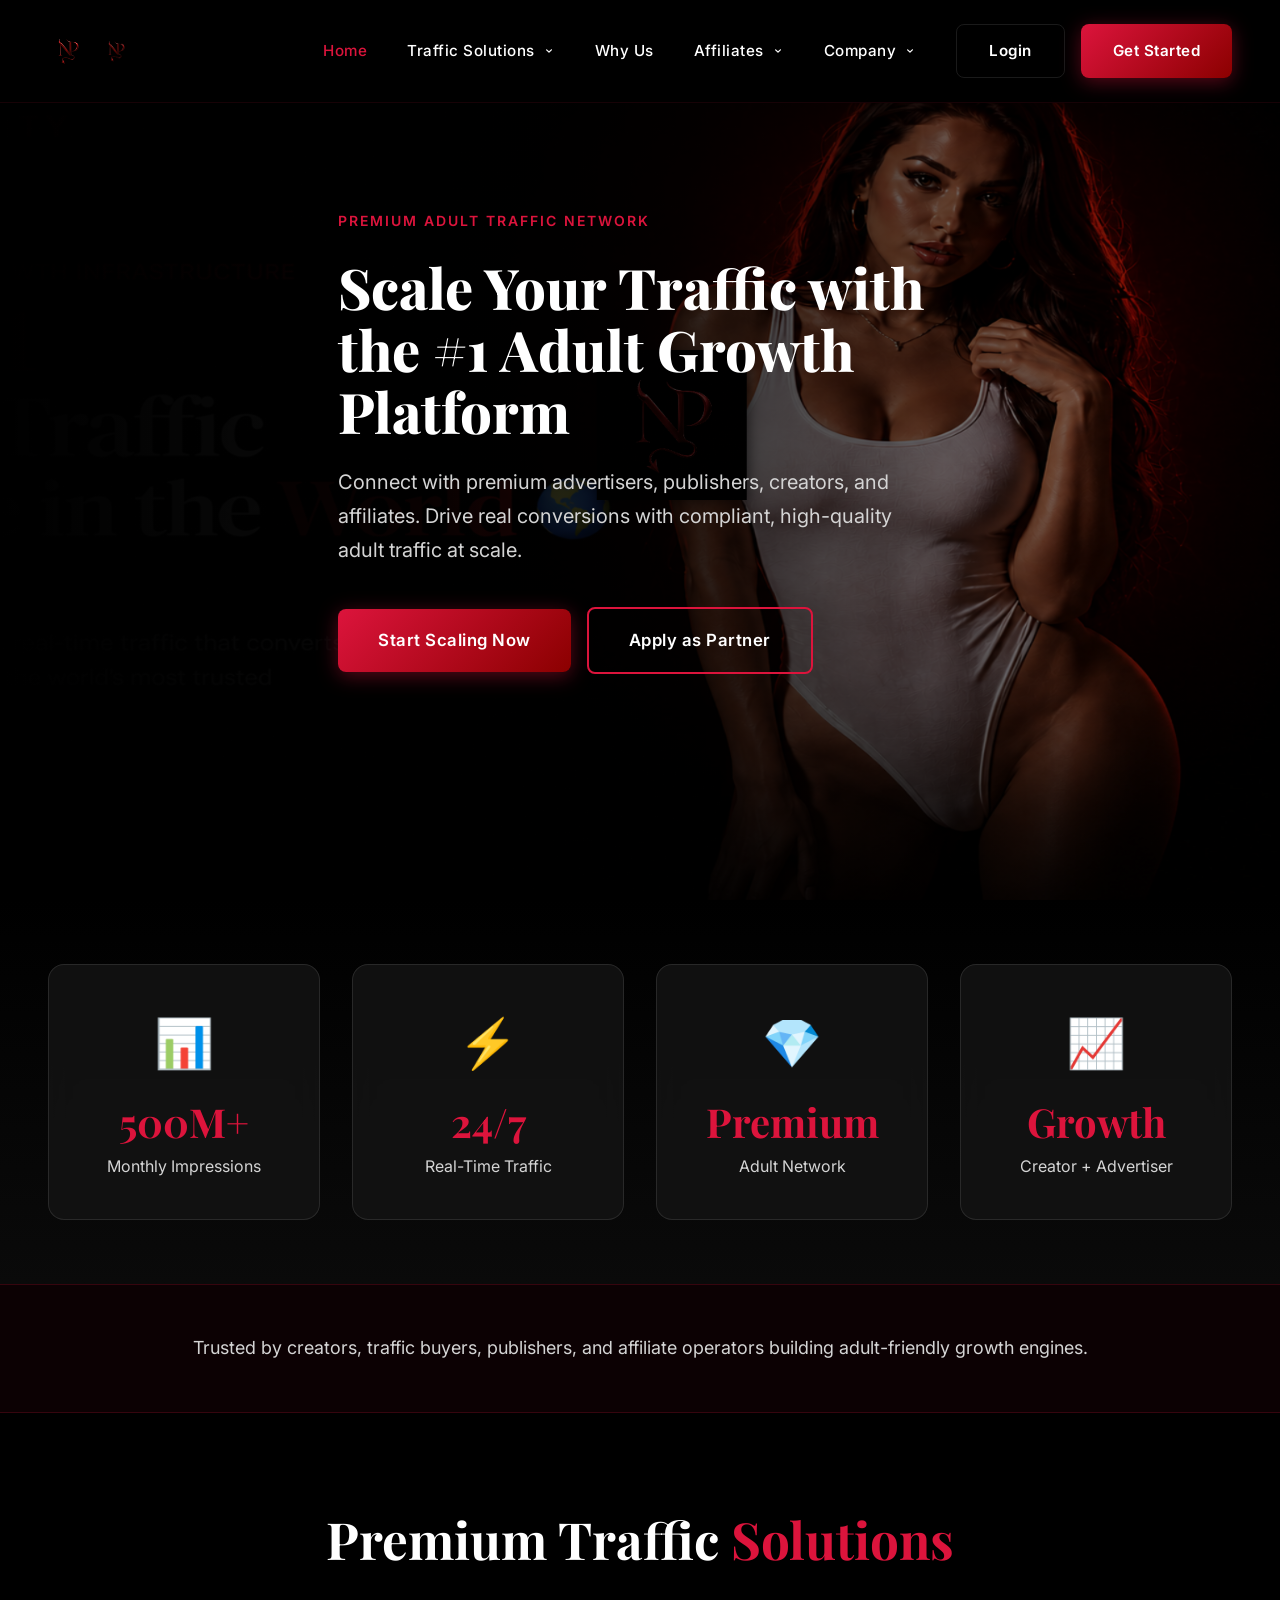
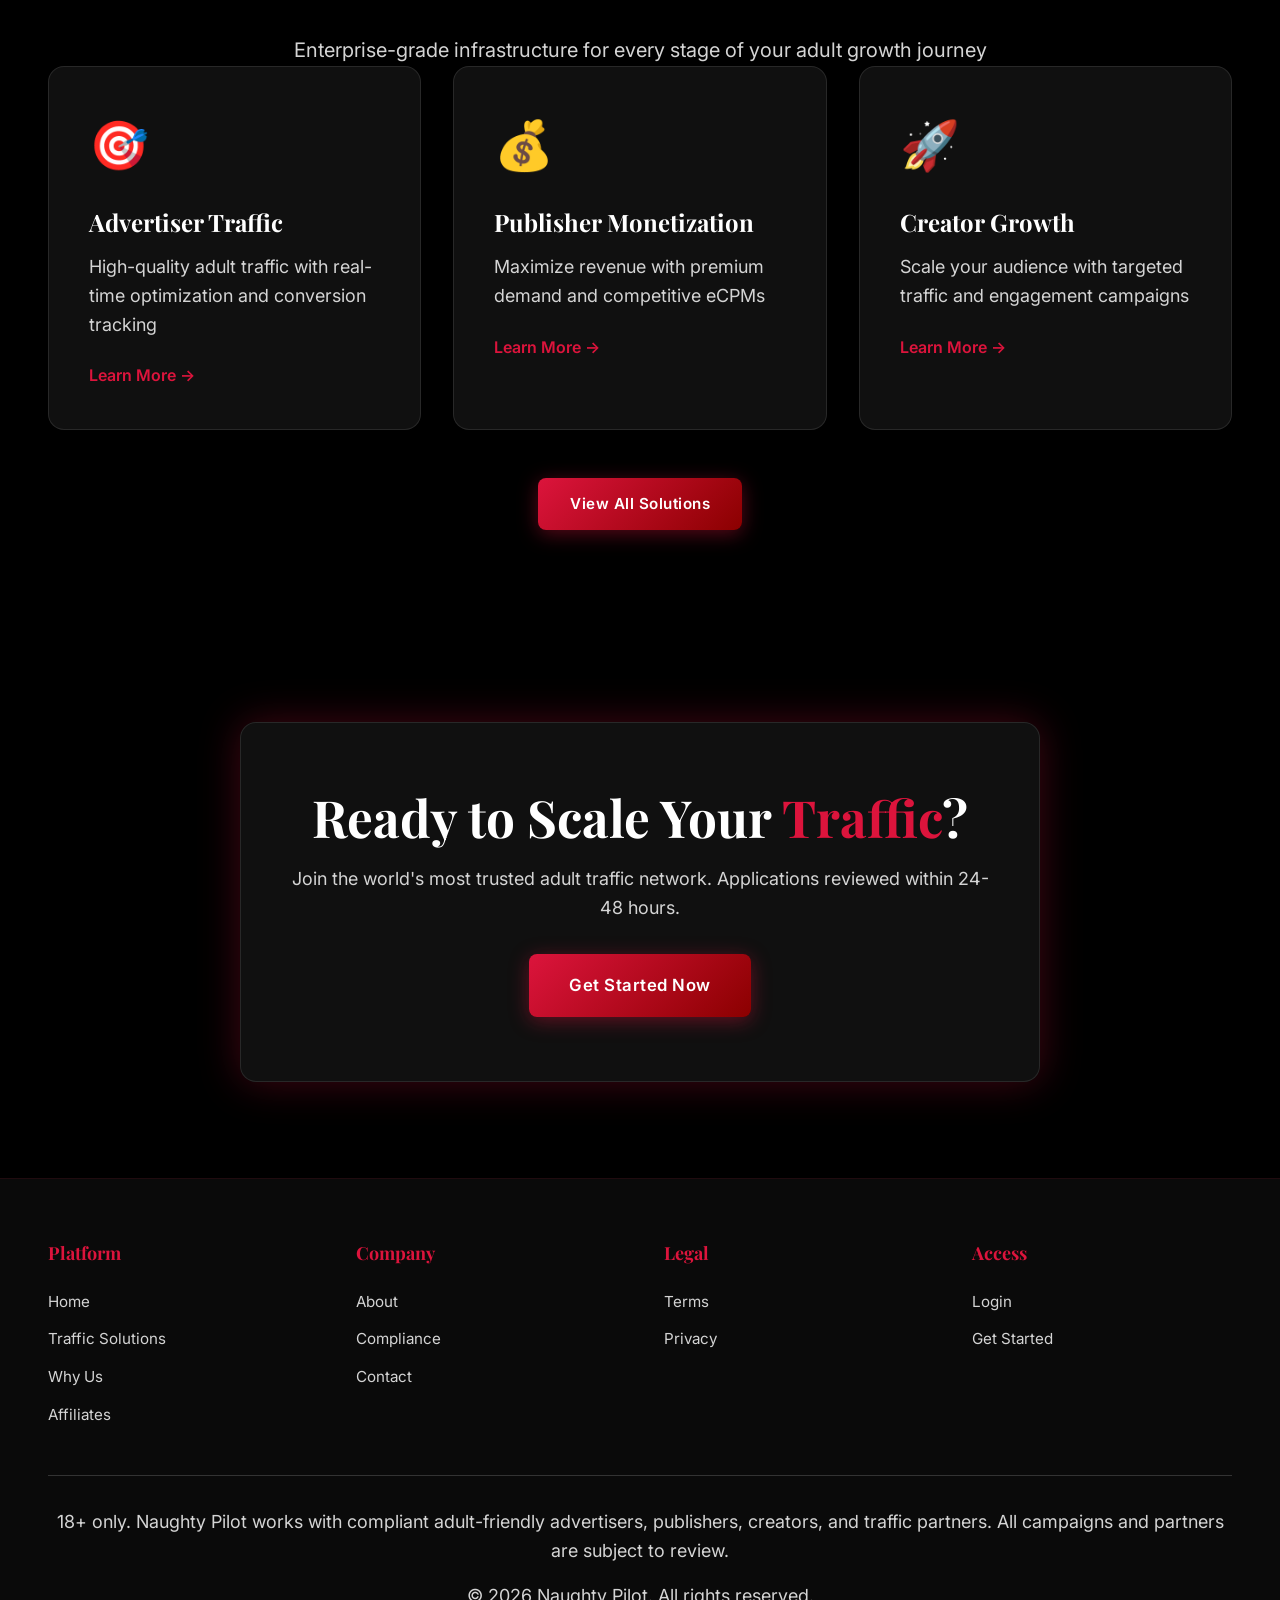
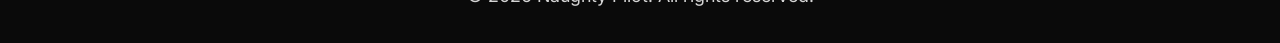
<file: index.html>
<!DOCTYPE html>
<html lang="en">
<head>
  <meta charset="UTF-8">
  <meta name="viewport" content="width=device-width, initial-scale=1.0">
  <title>Naughty Pilot - Premium Adult Traffic Network</title>
  <meta name="description" content="Premium adult-growth infrastructure for creators, advertisers, publishers, and affiliate partners built to scale traffic, conversions, and revenue with discretion.">
  <link rel="stylesheet" href="styles/main.css">
</head>
<body>
  <!-- Navigation -->
  <nav class="navbar" id="navbar">
    <div class="nav-container">
      <a href="index.html" class="nav-logo" style="display: flex; align-items: center; gap: 0.75rem;">
        <img src="assets/np-icon.png" alt="NP" style="height: 2.5rem; width: 2.5rem;">
        <img src="assets/logo.png" alt="Naughty Pilot" style="height: 2rem; width: auto;">
      </a>
      
      <button class="mobile-menu-toggle" id="mobileMenuToggle" aria-label="Toggle menu">
        <span></span>
        <span></span>
        <span></span>
      </button>
      
      <ul class="nav-menu" id="navMenu">
        <li class="nav-item">
          <a href="index.html" class="nav-link active">Home</a>
        </li>
        
        <li class="nav-item">
          <a class="nav-link">
            Traffic Solutions
            <svg fill="currentColor" viewBox="0 0 20 20"><path d="M5.293 7.293a1 1 0 011.414 0L10 10.586l3.293-3.293a1 1 0 111.414 1.414l-4 4a1 1 0 01-1.414 0l-4-4a1 1 0 010-1.414z"></path></svg>
          </a>
          <div class="dropdown-menu">
            <a href="traffic-solutions.html#advertiser" class="dropdown-link">Advertiser Traffic</a>
            <a href="traffic-solutions.html#publisher" class="dropdown-link">Publisher Monetization</a>
            <a href="traffic-solutions.html#creator" class="dropdown-link">Creator Growth</a>
            <a href="traffic-solutions.html#realtime" class="dropdown-link">Real-Time Traffic</a>
            <a href="traffic-solutions.html#scaling" class="dropdown-link">Campaign Scaling</a>
          </div>
        </li>
        
        <li class="nav-item">
          <a href="why-us.html" class="nav-link">Why Us</a>
        </li>
        
        <li class="nav-item">
          <a class="nav-link">
            Affiliates
            <svg fill="currentColor" viewBox="0 0 20 20"><path d="M5.293 7.293a1 1 0 011.414 0L10 10.586l3.293-3.293a1 1 0 111.414 1.414l-4 4a1 1 0 01-1.414 0l-4-4a1 1 0 010-1.414z"></path></svg>
          </a>
          <div class="dropdown-menu">
            <a href="affiliates.html#program" class="dropdown-link">Partner Program</a>
            <a href="affiliates.html#payouts" class="dropdown-link">Payouts</a>
            <a href="affiliates.html#apply" class="dropdown-link">Apply as Affiliate</a>
          </div>
        </li>
        
        <li class="nav-item">
          <a class="nav-link">
            Company
            <svg fill="currentColor" viewBox="0 0 20 20"><path d="M5.293 7.293a1 1 0 011.414 0L10 10.586l3.293-3.293a1 1 0 111.414 1.414l-4 4a1 1 0 01-1.414 0l-4-4a1 1 0 010-1.414z"></path></svg>
          </a>
          <div class="dropdown-menu">
            <a href="company.html#about" class="dropdown-link">About</a>
            <a href="company.html#compliance" class="dropdown-link">Compliance</a>
            <a href="company.html#contact" class="dropdown-link">Contact</a>
            <a href="company.html#terms" class="dropdown-link">Terms</a>
            <a href="company.html#privacy" class="dropdown-link">Privacy</a>
          </div>
        </li>
        
        <li class="nav-item nav-cta">
          <a href="login.html" class="btn btn-ghost">Login</a>
          <a href="get-started.html" class="btn btn-primary">Get Started</a>
        </li>
      </ul>
    </div>
  </nav>

  <!-- Hero Section -->
  <section class="hero">
    <div class="hero-background">
      <img src="assets/hero-desktop-branded.png" alt="Naughty Pilot Hero">
      <div class="hero-overlay"></div>
    </div>
    
    <div class="hero-content">
      <p class="hero-label">Premium Adult Traffic Network</p>
      <h1 class="hero-title">Scale Your Traffic with the #1 Adult Growth Platform</h1>
      <p class="hero-description">
        Connect with premium advertisers, publishers, creators, and affiliates. Drive real conversions with compliant, high-quality adult traffic at scale.
      </p>
      <div class="hero-cta">
        <a href="get-started.html" class="btn btn-primary btn-lg">Start Scaling Now</a>
        <a href="affiliates.html" class="btn btn-secondary btn-lg">Apply as Partner</a>
      </div>
    </div>
  </section>

  <!-- Metrics Section -->
  <section class="metrics">
    <div class="metrics-grid">
      <div class="metric-card glass-card">
        <div class="metric-icon">📊</div>
        <h3 class="metric-value">500M+</h3>
        <p class="metric-label">Monthly Impressions</p>
      </div>
      
      <div class="metric-card glass-card">
        <div class="metric-icon">⚡</div>
        <h3 class="metric-value">24/7</h3>
        <p class="metric-label">Real-Time Traffic</p>
      </div>
      
      <div class="metric-card glass-card">
        <div class="metric-icon">💎</div>
        <h3 class="metric-value">Premium</h3>
        <p class="metric-label">Adult Network</p>
      </div>
      
      <div class="metric-card glass-card">
        <div class="metric-icon">📈</div>
        <h3 class="metric-value">Growth</h3>
        <p class="metric-label">Creator + Advertiser</p>
      </div>
    </div>
  </section>

  <!-- Proof Strip -->
  <section class="proof-strip">
    <div class="proof-content">
      <p class="proof-text">
        Trusted by creators, traffic buyers, publishers, and affiliate operators building adult-friendly growth engines.
      </p>
    </div>
  </section>

  <!-- Solutions Preview -->
  <section class="solutions-preview">
    <h2 class="section-title">Premium Traffic <span class="text-red">Solutions</span></h2>
    <p class="section-subtitle">
      Enterprise-grade infrastructure for every stage of your adult growth journey
    </p>
    
    <div class="solutions-grid">
      <div class="solution-card glass-card">
        <div class="solution-icon">🎯</div>
        <h3>Advertiser Traffic</h3>
        <p>High-quality adult traffic with real-time optimization and conversion tracking</p>
        <a href="traffic-solutions.html#advertiser" class="solution-link">Learn More →</a>
      </div>
      
      <div class="solution-card glass-card">
        <div class="solution-icon">💰</div>
        <h3>Publisher Monetization</h3>
        <p>Maximize revenue with premium demand and competitive eCPMs</p>
        <a href="traffic-solutions.html#publisher" class="solution-link">Learn More →</a>
      </div>
      
      <div class="solution-card glass-card">
        <div class="solution-icon">🚀</div>
        <h3>Creator Growth</h3>
        <p>Scale your audience with targeted traffic and engagement campaigns</p>
        <a href="traffic-solutions.html#creator" class="solution-link">Learn More →</a>
      </div>
    </div>
    
    <div class="solutions-cta">
      <a href="traffic-solutions.html" class="btn btn-primary">View All Solutions</a>
    </div>
  </section>

  <!-- CTA Section -->
  <section class="cta-section">
    <div class="cta-content glass-card glow-red">
      <h2>Ready to Scale Your <span class="text-red">Traffic</span>?</h2>
      <p>Join the world's most trusted adult traffic network. Applications reviewed within 24-48 hours.</p>
      <a href="get-started.html" class="btn btn-primary btn-lg">Get Started Now</a>
    </div>
  </section>

  <!-- Footer -->
  <footer class="footer">
    <div class="footer-content">
      <div class="footer-section">
        <h4>Platform</h4>
        <ul class="footer-links">
          <li><a href="index.html" class="footer-link">Home</a></li>
          <li><a href="traffic-solutions.html" class="footer-link">Traffic Solutions</a></li>
          <li><a href="why-us.html" class="footer-link">Why Us</a></li>
          <li><a href="affiliates.html" class="footer-link">Affiliates</a></li>
        </ul>
      </div>
      
      <div class="footer-section">
        <h4>Company</h4>
        <ul class="footer-links">
          <li><a href="company.html#about" class="footer-link">About</a></li>
          <li><a href="company.html#compliance" class="footer-link">Compliance</a></li>
          <li><a href="company.html#contact" class="footer-link">Contact</a></li>
        </ul>
      </div>
      
      <div class="footer-section">
        <h4>Legal</h4>
        <ul class="footer-links">
          <li><a href="company.html#terms" class="footer-link">Terms</a></li>
          <li><a href="company.html#privacy" class="footer-link">Privacy</a></li>
        </ul>
      </div>
      
      <div class="footer-section">
        <h4>Access</h4>
        <ul class="footer-links">
          <li><a href="login.html" class="footer-link">Login</a></li>
          <li><a href="get-started.html" class="footer-link">Get Started</a></li>
        </ul>
      </div>
    </div>
    
    <div class="footer-bottom">
      <p>18+ only. Naughty Pilot works with compliant adult-friendly advertisers, publishers, creators, and traffic partners. All campaigns and partners are subject to review.</p>
      <p style="margin-top: 1rem;">&copy; 2026 Naughty Pilot. All rights reserved.</p>
    </div>
  </footer>

  <style>
    /* Hero Styles */
    .hero {
      position: relative;
      min-height: 100vh;
      display: flex;
      align-items: center;
      justify-content: center;
      overflow: hidden;
      padding-top: 80px;
    }
    
    .hero-background {
      position: absolute;
      top: 0;
      left: 0;
      width: 100%;
      height: 100%;
      z-index: 1;
    }
    
    .hero-background img {
      width: 100%;
      height: 100%;
      object-fit: cover;
      object-position: right center;
    }
    
    .hero-overlay {
      position: absolute;
      top: 0;
      left: 0;
      width: 100%;
      height: 100%;
      background: linear-gradient(to right, rgba(0,0,0,1) 0%, rgba(0,0,0,0.95) 35%, rgba(0,0,0,0.7) 60%, rgba(0,0,0,0.3) 100%);
    }
    
    .hero-content {
      position: relative;
      z-index: 2;
      max-width: 700px;
      padding: 0 3rem;
      text-align: left;
    }
    
    .hero-label {
      color: var(--np-red);
      font-weight: 600;
      letter-spacing: 2px;
      font-size: 0.875rem;
      margin-bottom: 1.5rem;
      text-transform: uppercase;
    }
    
    .hero-title {
      margin-bottom: 1.5rem;
      line-height: 1.1;
      font-size: 3.5rem;
      color: var(--np-white);
    }
    
    .hero-description {
      font-size: 1.25rem;
      line-height: 1.7;
      margin-bottom: 2.5rem;
      max-width: 600px;
      color: var(--np-gray-light);
    }
    
    .hero-cta {
      display: flex;
      gap: 1rem;
      flex-wrap: wrap;
      align-items: center;
      justify-content: flex-start;
      margin-top: 2.5rem;
    }
    
    .btn-lg {
      padding: 1.125rem 2.5rem;
      font-size: 1.05rem;
    }
    
    /* Metrics Section */
    .metrics {
      padding: 4rem 3rem;
      background: linear-gradient(180deg, rgba(0,0,0,0) 0%, rgba(10,10,10,1) 100%);
    }
    
    .metrics-grid {
      display: grid;
      grid-template-columns: repeat(auto-fit, minmax(250px, 1fr));
      gap: 2rem;
      max-width: 1200px;
      margin: 0 auto;
    }
    
    .metric-card {
      text-align: center;
      padding: 2.5rem 2rem;
    }
    
    .metric-icon {
      font-size: 3rem;
      margin-bottom: 1rem;
    }
    
    .metric-value {
      font-size: 2.5rem;
      color: var(--np-red);
      margin-bottom: 0.5rem;
    }
    
    .metric-label {
      color: var(--np-gray-light);
      font-size: 1rem;
    }
    
    /* Proof Strip */
    .proof-strip {
      padding: 3rem;
      background: rgba(220, 20, 60, 0.05);
      border-top: 1px solid rgba(220, 20, 60, 0.2);
      border-bottom: 1px solid rgba(220, 20, 60, 0.2);
    }
    
    .proof-content {
      max-width: 900px;
      margin: 0 auto;
      text-align: center;
    }
    
    .proof-text {
      font-size: 1.125rem;
      color: var(--np-gray-light);
      line-height: 1.7;
    }
    
    /* Solutions Preview */
    .solutions-preview {
      padding: 6rem 3rem;
    }
    
    .solutions-grid {
      display: grid;
      grid-template-columns: repeat(auto-fit, minmax(300px, 1fr));
      gap: 2rem;
      margin-bottom: 3rem;
    }
    
    .solution-card {
      padding: 2.5rem;
    }
    
    .solution-icon {
      font-size: 3rem;
      margin-bottom: 1.5rem;
    }
    
    .solution-card h3 {
      font-size: 1.5rem;
      margin-bottom: 1rem;
      color: var(--np-white);
    }
    
    .solution-card p {
      margin-bottom: 1.5rem;
      line-height: 1.6;
    }
    
    .solution-link {
      color: var(--np-red);
      text-decoration: none;
      font-weight: 600;
      transition: all var(--transition-fast);
      display: inline-flex;
      align-items: center;
      gap: 0.5rem;
    }
    
    .solution-link:hover {
      gap: 0.75rem;
    }
    
    .solutions-cta {
      text-align: center;
    }
    
    /* CTA Section */
    .cta-section {
      padding: 6rem 3rem;
    }
    
    .cta-content {
      max-width: 800px;
      margin: 0 auto;
      text-align: center;
      padding: 4rem 3rem;
    }
    
    .cta-content h2 {
      margin-bottom: 1rem;
    }
    
    .cta-content p {
      font-size: 1.125rem;
      margin-bottom: 2rem;
    }
    
    /* Responsive */
    @media (max-width: 768px) {
      .hero-content {
        padding: 0 2rem;
        text-align: center;
      }
      
      .hero-title {
        font-size: 2.5rem;
      }
      
      .hero-description {
        font-size: 1.125rem;
      }
      
      .hero-cta {
        flex-direction: column;
        align-items: stretch;
        justify-content: center;
      }
      
      .hero-cta .btn {
        width: 100%;
        text-align: center;
      }
      
      .metrics-grid {
        grid-template-columns: repeat(2, 1fr);
        gap: 1.5rem;
      }
      
      .solutions-grid {
        grid-template-columns: 1fr;
      }
    }
  </style>

  <script>
    // Navbar scroll effect
    const navbar = document.getElementById('navbar');
    window.addEventListener('scroll', () => {
      if (window.scrollY > 50) {
        navbar.classList.add('scrolled');
      } else {
        navbar.classList.remove('scrolled');
      }
    });

    // Mobile menu toggle
    const mobileMenuToggle = document.getElementById('mobileMenuToggle');
    const navMenu = document.getElementById('navMenu');
    
    mobileMenuToggle.addEventListener('click', () => {
      navMenu.classList.toggle('active');
    });
    
    // Close mobile menu when clicking outside
    document.addEventListener('click', (e) => {
      if (!navMenu.contains(e.target) && !mobileMenuToggle.contains(e.target)) {
        navMenu.classList.remove('active');
      }
    });
  </script>
</body>
</html>
</file>
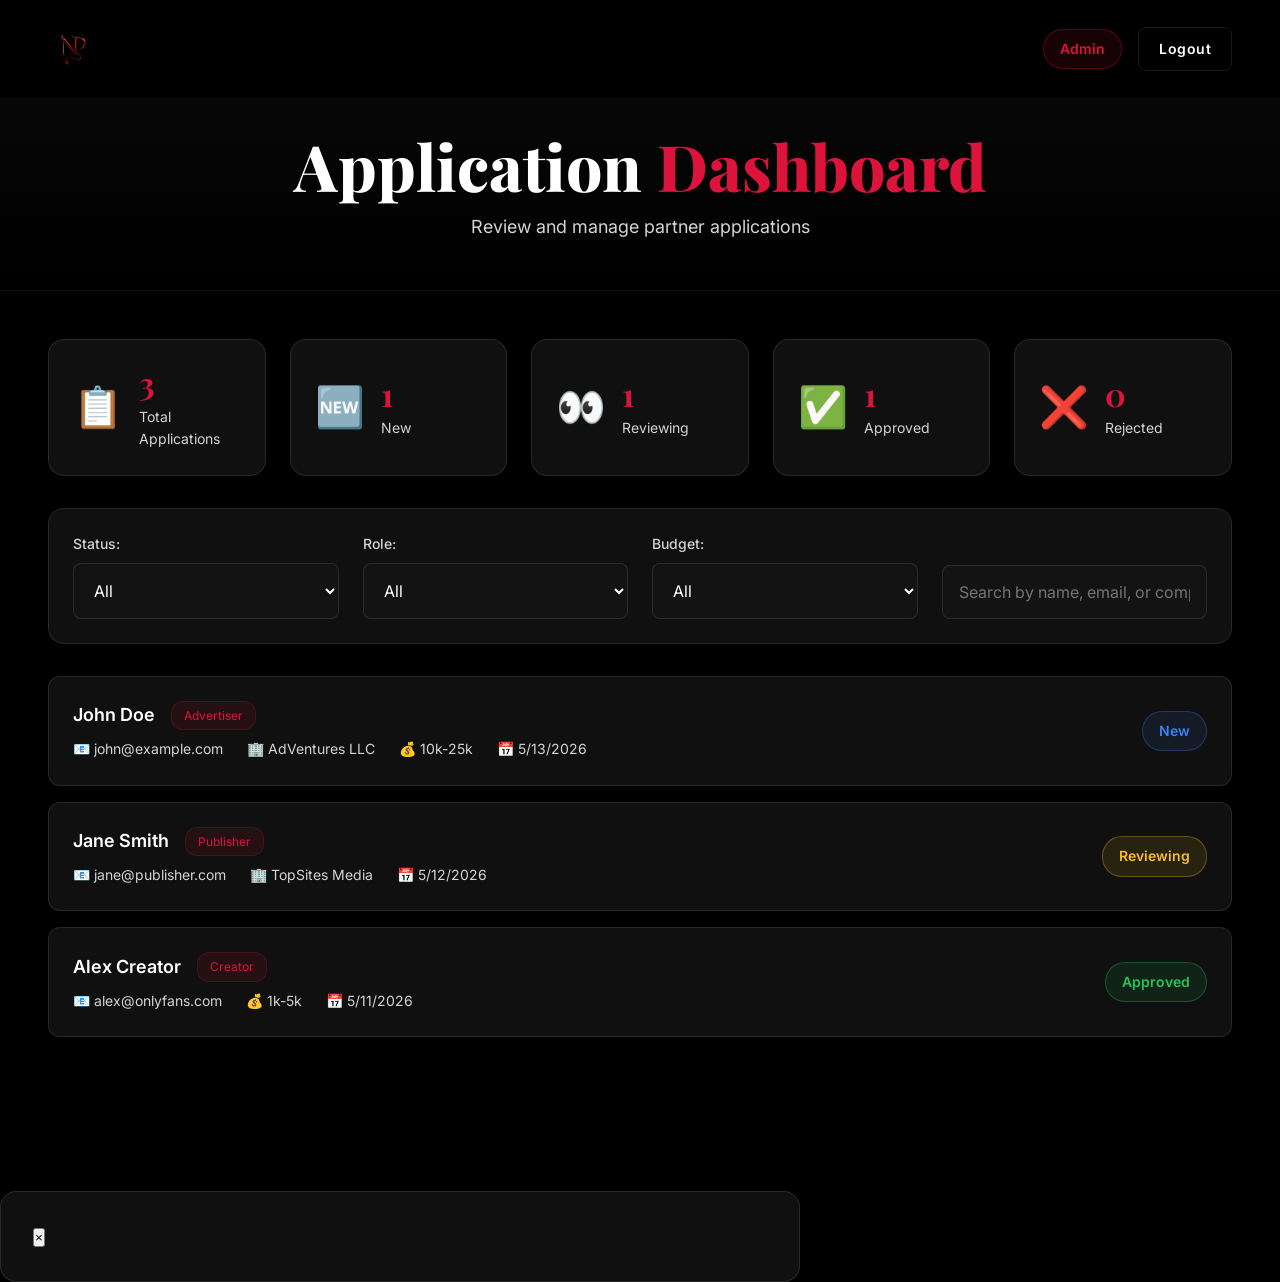
<file: admin.html>
<!DOCTYPE html>
<html lang="en">
<head>
  <meta charset="UTF-8">
  <meta name="viewport" content="width=device-width, initial-scale=1.0">
  <title>Admin Dashboard - Naughty Pilot</title>
  <meta name="description" content="Admin dashboard for managing applications">
  <link rel="stylesheet" href="styles/main.css">
</head>
<body>
  <!-- Navigation -->
  <nav class="navbar" id="navbar">
    <div class="nav-container">
      <a href="index.html" class="nav-logo">
        <img src="assets/logo.png" alt="Naughty Pilot">
      </a>
      
      <div class="nav-admin-info">
        <span class="admin-badge">Admin</span>
        <a href="login.html" class="btn btn-ghost btn-sm">Logout</a>
      </div>
    </div>
  </nav>

  <!-- Dashboard Header -->
  <section class="dashboard-header">
    <div class="dashboard-header-content">
      <h1>Application <span class="text-red">Dashboard</span></h1>
      <p class="dashboard-subtitle">Review and manage partner applications</p>
    </div>
  </section>

  <!-- Dashboard Content -->
  <section class="dashboard-section">
    <div class="dashboard-container">
      
      <!-- Stats Overview -->
      <div class="stats-overview">
        <div class="stat-card glass-card">
          <div class="stat-icon">📋</div>
          <div class="stat-info">
            <h3 id="totalApps">0</h3>
            <p>Total Applications</p>
          </div>
        </div>
        
        <div class="stat-card glass-card">
          <div class="stat-icon">🆕</div>
          <div class="stat-info">
            <h3 id="newApps">0</h3>
            <p>New</p>
          </div>
        </div>
        
        <div class="stat-card glass-card">
          <div class="stat-icon">👀</div>
          <div class="stat-info">
            <h3 id="reviewingApps">0</h3>
            <p>Reviewing</p>
          </div>
        </div>
        
        <div class="stat-card glass-card">
          <div class="stat-icon">✅</div>
          <div class="stat-info">
            <h3 id="approvedApps">0</h3>
            <p>Approved</p>
          </div>
        </div>
        
        <div class="stat-card glass-card">
          <div class="stat-icon">❌</div>
          <div class="stat-info">
            <h3 id="rejectedApps">0</h3>
            <p>Rejected</p>
          </div>
        </div>
      </div>

      <!-- Filters -->
      <div class="filters-bar glass-card">
        <div class="filter-group">
          <label>Status:</label>
          <select id="filterStatus" class="form-select">
            <option value="">All</option>
            <option value="New">New</option>
            <option value="Reviewing">Reviewing</option>
            <option value="Approved">Approved</option>
            <option value="Rejected">Rejected</option>
          </select>
        </div>
        
        <div class="filter-group">
          <label>Role:</label>
          <select id="filterRole" class="form-select">
            <option value="">All</option>
            <option value="advertiser">Advertiser</option>
            <option value="publisher">Publisher</option>
            <option value="creator">Creator</option>
            <option value="affiliate">Affiliate</option>
            <option value="agency">Agency</option>
            <option value="other">Other</option>
          </select>
        </div>
        
        <div class="filter-group">
          <label>Budget:</label>
          <select id="filterBudget" class="form-select">
            <option value="">All</option>
            <option value="under1k">Under $1K</option>
            <option value="1k-5k">$1K - $5K</option>
            <option value="5k-10k">$5K - $10K</option>
            <option value="10k-25k">$10K - $25K</option>
            <option value="25k-50k">$25K - $50K</option>
            <option value="50k-100k">$50K - $100K</option>
            <option value="100k+">$100K+</option>
          </select>
        </div>
        
        <div class="filter-group">
          <input 
            type="text" 
            id="searchInput" 
            class="form-input" 
            placeholder="Search by name, email, or company..."
          >
        </div>
      </div>

      <!-- Applications List -->
      <div class="applications-list" id="applicationsList">
        <!-- Applications will be loaded here -->
      </div>

    </div>
  </section>

  <!-- Application Detail Modal -->
  <div class="modal" id="detailModal">
    <div class="modal-content modal-large glass-card">
      <button class="modal-close" id="modalClose">&times;</button>
      
      <div class="modal-body" id="modalBody">
        <!-- Application details will be loaded here -->
      </div>
    </div>
  </div>

  <style>
    .navbar {
      background: rgba(0, 0, 0, 0.98);
    }
    
    .nav-admin-info {
      display: flex;
      align-items: center;
      gap: 1rem;
    }
    
    .admin-badge {
      padding: 0.5rem 1rem;
      background: rgba(220, 20, 60, 0.1);
      border: 1px solid rgba(220, 20, 60, 0.3);
      border-radius: 20px;
      color: var(--np-red);
      font-size: 0.875rem;
      font-weight: 600;
    }
    
    .btn-sm {
      padding: 0.625rem 1.25rem;
      font-size: 0.875rem;
    }
    
    .dashboard-header {
      padding: 8rem 3rem 3rem;
      text-align: center;
      background: linear-gradient(180deg, rgba(10,10,10,1) 0%, rgba(0,0,0,1) 100%);
      border-bottom: 1px solid rgba(220, 20, 60, 0.1);
    }
    
    .dashboard-header-content h1 {
      margin-bottom: 0.5rem;
    }
    
    .dashboard-subtitle {
      font-size: 1.125rem;
      color: var(--np-gray-light);
    }
    
    .dashboard-section {
      padding: 3rem;
      min-height: 100vh;
    }
    
    .dashboard-container {
      max-width: 1400px;
      margin: 0 auto;
      display: flex;
      flex-direction: column;
      gap: 2rem;
    }
    
    .stats-overview {
      display: grid;
      grid-template-columns: repeat(auto-fit, minmax(200px, 1fr));
      gap: 1.5rem;
    }
    
    .stat-card {
      padding: 1.5rem;
      display: flex;
      gap: 1rem;
      align-items: center;
    }
    
    .stat-icon {
      font-size: 2.5rem;
    }
    
    .stat-info h3 {
      font-size: 2rem;
      color: var(--np-red);
      margin-bottom: 0.25rem;
    }
    
    .stat-info p {
      font-size: 0.875rem;
      color: var(--np-gray-light);
    }
    
    .filters-bar {
      padding: 1.5rem;
      display: flex;
      gap: 1.5rem;
      flex-wrap: wrap;
      align-items: flex-end;
    }
    
    .filter-group {
      display: flex;
      flex-direction: column;
      gap: 0.5rem;
      flex: 1;
      min-width: 180px;
    }
    
    .filter-group label {
      font-size: 0.875rem;
      color: var(--np-gray-light);
      font-weight: 500;
    }
    
    .applications-list {
      display: flex;
      flex-direction: column;
      gap: 1rem;
    }
    
    .app-card {
      background: var(--glass-bg);
      backdrop-filter: blur(20px);
      border: 1px solid var(--glass-border);
      border-radius: 12px;
      padding: 1.5rem;
      display: grid;
      grid-template-columns: 1fr auto;
      gap: 2rem;
      align-items: center;
      transition: all var(--transition-smooth);
      cursor: pointer;
    }
    
    .app-card:hover {
      border-color: var(--np-red);
      transform: translateX(5px);
    }
    
    .app-info {
      display: flex;
      flex-direction: column;
      gap: 0.5rem;
    }
    
    .app-header {
      display: flex;
      align-items: center;
      gap: 1rem;
      flex-wrap: wrap;
    }
    
    .app-name {
      font-size: 1.125rem;
      font-weight: 600;
      color: var(--np-white);
    }
    
    .app-role-badge {
      padding: 0.25rem 0.75rem;
      background: rgba(220, 20, 60, 0.1);
      border: 1px solid rgba(220, 20, 60, 0.2);
      border-radius: 12px;
      font-size: 0.75rem;
      color: var(--np-red);
      text-transform: capitalize;
    }
    
    .app-meta {
      display: flex;
      gap: 1.5rem;
      font-size: 0.875rem;
      color: var(--np-gray-light);
      flex-wrap: wrap;
    }
    
    .app-meta-item {
      display: flex;
      align-items: center;
      gap: 0.375rem;
    }
    
    .app-actions {
      display: flex;
      gap: 0.75rem;
      align-items: center;
    }
    
    .status-badge {
      padding: 0.5rem 1rem;
      border-radius: 20px;
      font-size: 0.875rem;
      font-weight: 600;
      white-space: nowrap;
    }
    
    .status-new {
      background: rgba(59, 130, 246, 0.1);
      border: 1px solid rgba(59, 130, 246, 0.3);
      color: rgb(59, 130, 246);
    }
    
    .status-reviewing {
      background: rgba(251, 191, 36, 0.1);
      border: 1px solid rgba(251, 191, 36, 0.3);
      color: rgb(251, 191, 36);
    }
    
    .status-approved {
      background: rgba(34, 197, 94, 0.1);
      border: 1px solid rgba(34, 197, 94, 0.3);
      color: rgb(34, 197, 94);
    }
    
    .status-rejected {
      background: rgba(239, 68, 68, 0.1);
      border: 1px solid rgba(239, 68, 68, 0.3);
      color: rgb(239, 68, 68);
    }
    
    .modal-large {
      max-width: 800px;
      max-height: 90vh;
      overflow-y: auto;
    }
    
    .modal-body {
      display: flex;
      flex-direction: column;
      gap: 2rem;
    }
    
    .detail-section {
      display: flex;
      flex-direction: column;
      gap: 1rem;
    }
    
    .detail-section h4 {
      font-size: 1.125rem;
      color: var(--np-red);
      padding-bottom: 0.5rem;
      border-bottom: 1px solid rgba(220, 20, 60, 0.2);
    }
    
    .detail-grid {
      display: grid;
      grid-template-columns: repeat(2, 1fr);
      gap: 1rem;
    }
    
    .detail-item {
      display: flex;
      flex-direction: column;
      gap: 0.25rem;
    }
    
    .detail-label {
      font-size: 0.875rem;
      color: var(--np-gray);
      font-weight: 500;
    }
    
    .detail-value {
      font-size: 1rem;
      color: var(--np-white);
    }
    
    .status-selector {
      display: flex;
      gap: 0.75rem;
      flex-wrap: wrap;
    }
    
    .status-btn {
      padding: 0.625rem 1.25rem;
      border: 1px solid var(--glass-border);
      border-radius: 8px;
      background: transparent;
      color: var(--np-white);
      cursor: pointer;
      transition: all var(--transition-fast);
      font-family: var(--font-body);
      font-size: 0.875rem;
      font-weight: 500;
    }
    
    .status-btn:hover {
      border-color: var(--np-red);
    }
    
    .status-btn.active {
      background: linear-gradient(135deg, var(--np-red) 0%, var(--np-deep-red) 100%);
      border-color: var(--np-red);
    }
    
    .notes-textarea {
      width: 100%;
      min-height: 100px;
      padding: 1rem;
      background: rgba(0, 0, 0, 0.3);
      border: 1px solid var(--glass-border);
      border-radius: 8px;
      color: var(--np-white);
      font-family: var(--font-body);
      font-size: 0.95rem;
      resize: vertical;
    }
    
    .notes-textarea:focus {
      outline: none;
      border-color: var(--np-red);
    }
    
    .empty-state {
      text-align: center;
      padding: 4rem 2rem;
      color: var(--np-gray-light);
    }
    
    .empty-state h3 {
      font-size: 1.5rem;
      margin-bottom: 0.5rem;
      color: var(--np-white);
    }
    
    @media (max-width: 768px) {
      .dashboard-section {
        padding: 2rem;
      }
      
      .filters-bar {
        flex-direction: column;
      }
      
      .filter-group {
        width: 100%;
        min-width: 100%;
      }
      
      .app-card {
        grid-template-columns: 1fr;
        gap: 1rem;
      }
      
      .app-actions {
        width: 100%;
        justify-content: space-between;
      }
      
      .detail-grid {
        grid-template-columns: 1fr;
      }
    }
  </style>

  <script>
    // Sample data - replace with actual database/API calls
    let applications = [
      {
        id: 1,
        name: 'John Doe',
        email: 'john@example.com',
        company: 'AdVentures LLC',
        role: 'advertiser',
        website: 'https://adventures.com',
        trafficGoal: 'medium',
        budget: '10k-25k',
        message: 'Looking to scale adult traffic campaigns for dating offers.',
        status: 'New',
        createdAt: '2026-05-13T10:30:00Z',
        reviewNotes: ''
      },
      {
        id: 2,
        name: 'Jane Smith',
        email: 'jane@publisher.com',
        company: 'TopSites Media',
        role: 'publisher',
        website: 'https://topsites.com',
        trafficGoal: 'large',
        budget: '',
        message: 'I have 50M monthly impressions to monetize across 10 premium adult sites.',
        status: 'Reviewing',
        createdAt: '2026-05-12T15:20:00Z',
        reviewNotes: 'Traffic looks good, verifying site ownership.'
      },
      {
        id: 3,
        name: 'Alex Creator',
        email: 'alex@onlyfans.com',
        company: '',
        role: 'creator',
        website: 'https://onlyfans.com/alexcreator',
        trafficGoal: 'small',
        budget: '1k-5k',
        message: 'Want to grow my OF subscriber base.',
        status: 'Approved',
        createdAt: '2026-05-11T09:15:00Z',
        reviewNotes: 'Approved - active creator with good metrics.'
      }
    ];
    
    // Update stats
    function updateStats() {
      document.getElementById('totalApps').textContent = applications.length;
      document.getElementById('newApps').textContent = applications.filter(a => a.status === 'New').length;
      document.getElementById('reviewingApps').textContent = applications.filter(a => a.status === 'Reviewing').length;
      document.getElementById('approvedApps').textContent = applications.filter(a => a.status === 'Approved').length;
      document.getElementById('rejectedApps').textContent = applications.filter(a => a.status === 'Rejected').length;
    }
    
    // Render applications
    function renderApplications(apps = applications) {
      const container = document.getElementById('applicationsList');
      
      if (apps.length === 0) {
        container.innerHTML = `
          <div class="empty-state">
            <h3>No applications found</h3>
            <p>Try adjusting your filters or search terms</p>
          </div>
        `;
        return;
      }
      
      container.innerHTML = apps.map(app => `
        <div class="app-card" onclick="showDetail(${app.id})">
          <div class="app-info">
            <div class="app-header">
              <span class="app-name">${app.name}</span>
              <span class="app-role-badge">${app.role}</span>
            </div>
            <div class="app-meta">
              <span class="app-meta-item">📧 ${app.email}</span>
              ${app.company ? `<span class="app-meta-item">🏢 ${app.company}</span>` : ''}
              ${app.budget ? `<span class="app-meta-item">💰 ${app.budget}</span>` : ''}
              <span class="app-meta-item">📅 ${new Date(app.createdAt).toLocaleDateString()}</span>
            </div>
          </div>
          <div class="app-actions">
            <span class="status-badge status-${app.status.toLowerCase().replace(' ', '-')}">${app.status}</span>
          </div>
        </div>
      `).join('');
    }
    
    // Show application detail modal
    function showDetail(id) {
      const app = applications.find(a => a.id === id);
      if (!app) return;
      
      const modal = document.getElementById('detailModal');
      const modalBody = document.getElementById('modalBody');
      
      modalBody.innerHTML = `
        <div class="detail-section">
          <h4>Application Details</h4>
          <div class="detail-grid">
            <div class="detail-item">
              <span class="detail-label">Name</span>
              <span class="detail-value">${app.name}</span>
            </div>
            <div class="detail-item">
              <span class="detail-label">Email</span>
              <span class="detail-value">${app.email}</span>
            </div>
            <div class="detail-item">
              <span class="detail-label">Company</span>
              <span class="detail-value">${app.company || 'N/A'}</span>
            </div>
            <div class="detail-item">
              <span class="detail-label">Role</span>
              <span class="detail-value" style="text-transform: capitalize;">${app.role}</span>
            </div>
            <div class="detail-item">
              <span class="detail-label">Website</span>
              <span class="detail-value">${app.website ? `<a href="${app.website}" target="_blank" class="text-red">${app.website}</a>` : 'N/A'}</span>
            </div>
            <div class="detail-item">
              <span class="detail-label">Traffic Goal</span>
              <span class="detail-value">${app.trafficGoal || 'N/A'}</span>
            </div>
            <div class="detail-item">
              <span class="detail-label">Budget</span>
              <span class="detail-value">${app.budget || 'N/A'}</span>
            </div>
            <div class="detail-item">
              <span class="detail-label">Submitted</span>
              <span class="detail-value">${new Date(app.createdAt).toLocaleString()}</span>
            </div>
          </div>
        </div>
        
        ${app.message ? `
        <div class="detail-section">
          <h4>Message</h4>
          <p style="color: var(--np-gray-light); line-height: 1.6;">${app.message}</p>
        </div>
        ` : ''}
        
        <div class="detail-section">
          <h4>Status</h4>
          <div class="status-selector">
            <button class="status-btn ${app.status === 'New' ? 'active' : ''}" onclick="updateStatus(${app.id}, 'New')">New</button>
            <button class="status-btn ${app.status === 'Reviewing' ? 'active' : ''}" onclick="updateStatus(${app.id}, 'Reviewing')">Reviewing</button>
            <button class="status-btn ${app.status === 'Approved' ? 'active' : ''}" onclick="updateStatus(${app.id}, 'Approved')">Approved</button>
            <button class="status-btn ${app.status === 'Rejected' ? 'active' : ''}" onclick="updateStatus(${app.id}, 'Rejected')">Rejected</button>
          </div>
        </div>
        
        <div class="detail-section">
          <h4>Review Notes</h4>
          <textarea class="notes-textarea" id="reviewNotes" placeholder="Add notes about this application...">${app.reviewNotes}</textarea>
          <button class="btn btn-primary" onclick="saveNotes(${app.id})">Save Notes</button>
        </div>
      `;
      
      modal.classList.add('active');
    }
    
    // Update application status
    function updateStatus(id, status) {
      const app = applications.find(a => a.id === id);
      if (app) {
        app.status = status;
        updateStats();
        renderApplications(filterApplications());
        showDetail(id); // Refresh modal
      }
    }
    
    // Save review notes
    function saveNotes(id) {
      const app = applications.find(a => a.id === id);
      const notes = document.getElementById('reviewNotes').value;
      if (app) {
        app.reviewNotes = notes;
        alert('Notes saved successfully');
      }
    }
    
    // Filter applications
    function filterApplications() {
      const statusFilter = document.getElementById('filterStatus').value;
      const roleFilter = document.getElementById('filterRole').value;
      const budgetFilter = document.getElementById('filterBudget').value;
      const searchTerm = document.getElementById('searchInput').value.toLowerCase();
      
      return applications.filter(app => {
        const matchesStatus = !statusFilter || app.status === statusFilter;
        const matchesRole = !roleFilter || app.role === roleFilter;
        const matchesBudget = !budgetFilter || app.budget === budgetFilter;
        const matchesSearch = !searchTerm || 
          app.name.toLowerCase().includes(searchTerm) ||
          app.email.toLowerCase().includes(searchTerm) ||
          (app.company && app.company.toLowerCase().includes(searchTerm));
        
        return matchesStatus && matchesRole && matchesBudget && matchesSearch;
      });
    }
    
    // Initialize
    updateStats();
    renderApplications();
    
    // Event listeners for filters
    document.getElementById('filterStatus').addEventListener('change', () => {
      renderApplications(filterApplications());
    });
    
    document.getElementById('filterRole').addEventListener('change', () => {
      renderApplications(filterApplications());
    });
    
    document.getElementById('filterBudget').addEventListener('change', () => {
      renderApplications(filterApplications());
    });
    
    document.getElementById('searchInput').addEventListener('input', () => {
      renderApplications(filterApplications());
    });
    
    // Modal close
    document.getElementById('modalClose').addEventListener('click', () => {
      document.getElementById('detailModal').classList.remove('active');
    });
    
    document.getElementById('detailModal').addEventListener('click', (e) => {
      if (e.target.id === 'detailModal') {
        document.getElementById('detailModal').classList.remove('active');
      }
    });
    
    // Navbar scroll effect
    const navbar = document.getElementById('navbar');
    window.addEventListener('scroll', () => {
      if (window.scrollY > 50) {
        navbar.classList.add('scrolled');
      } else {
        navbar.classList.remove('scrolled');
      }
    });
  </script>
</body>
</html>
</file>
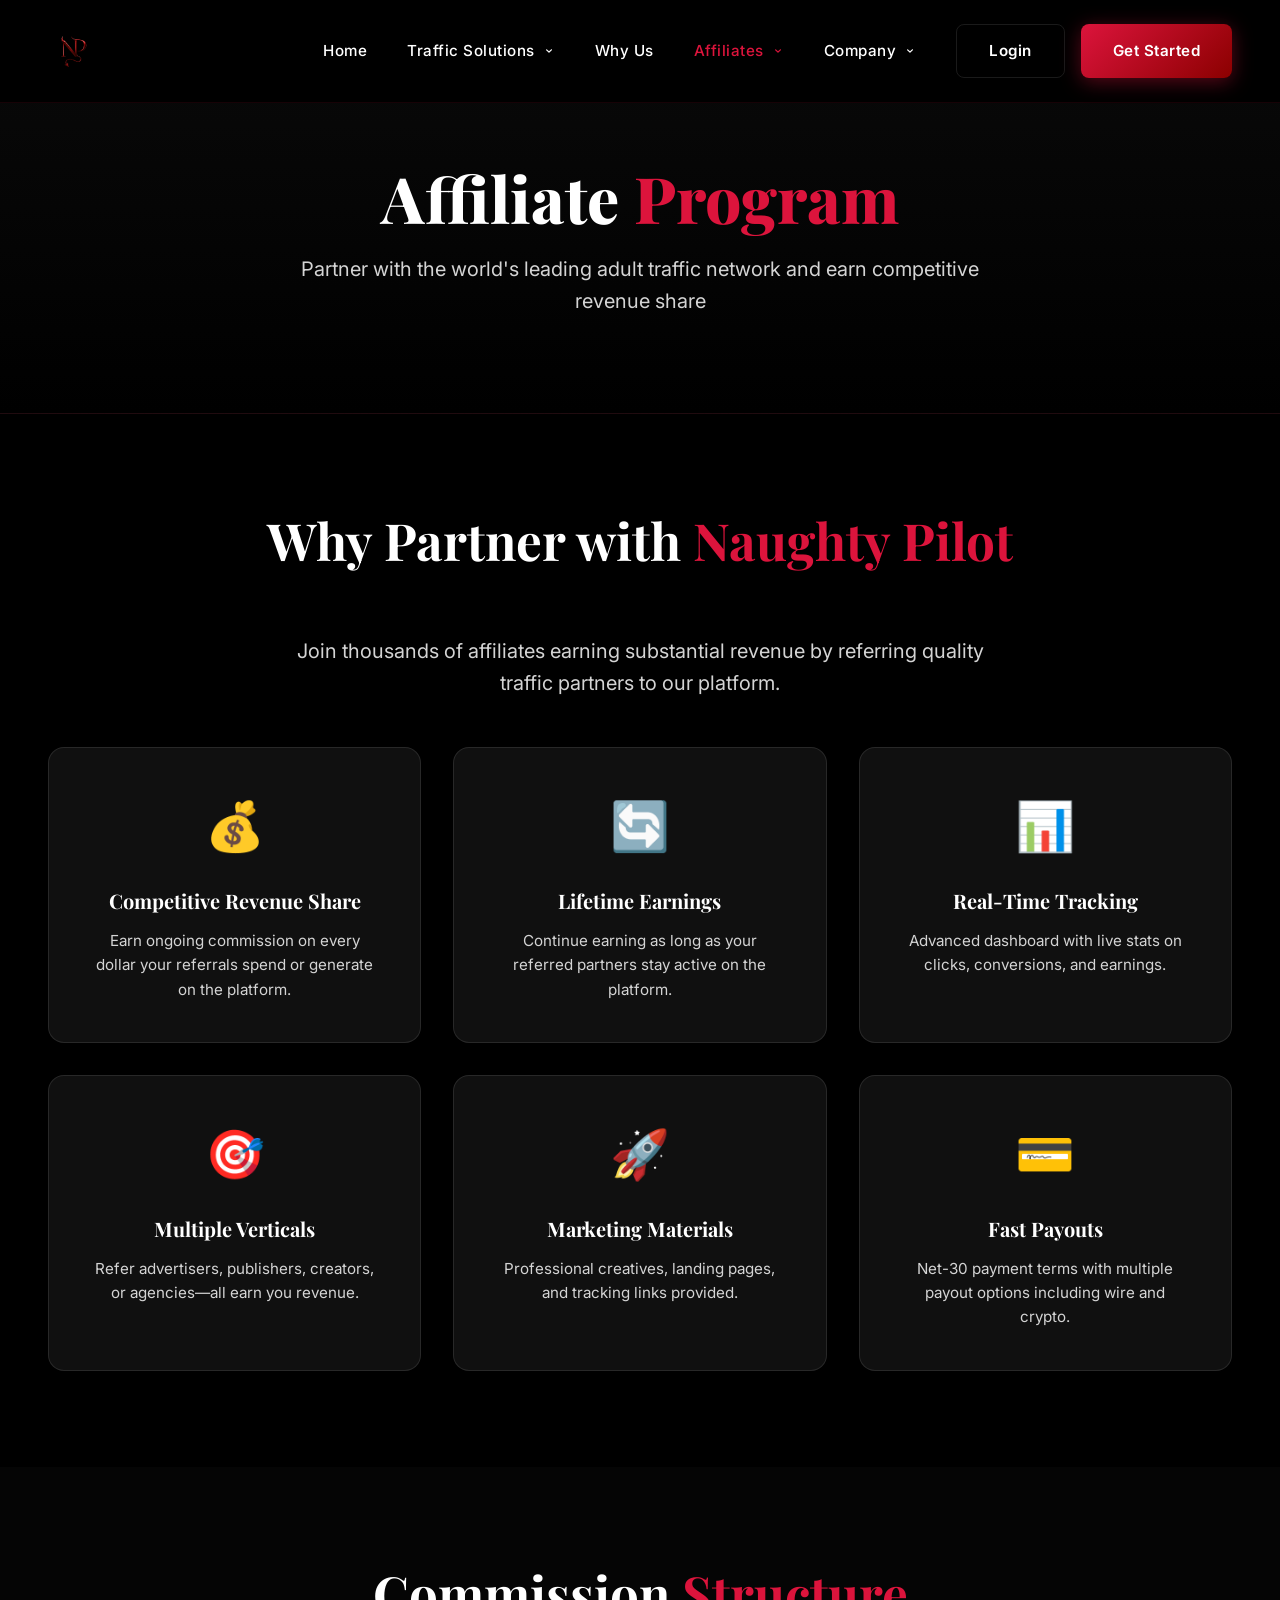
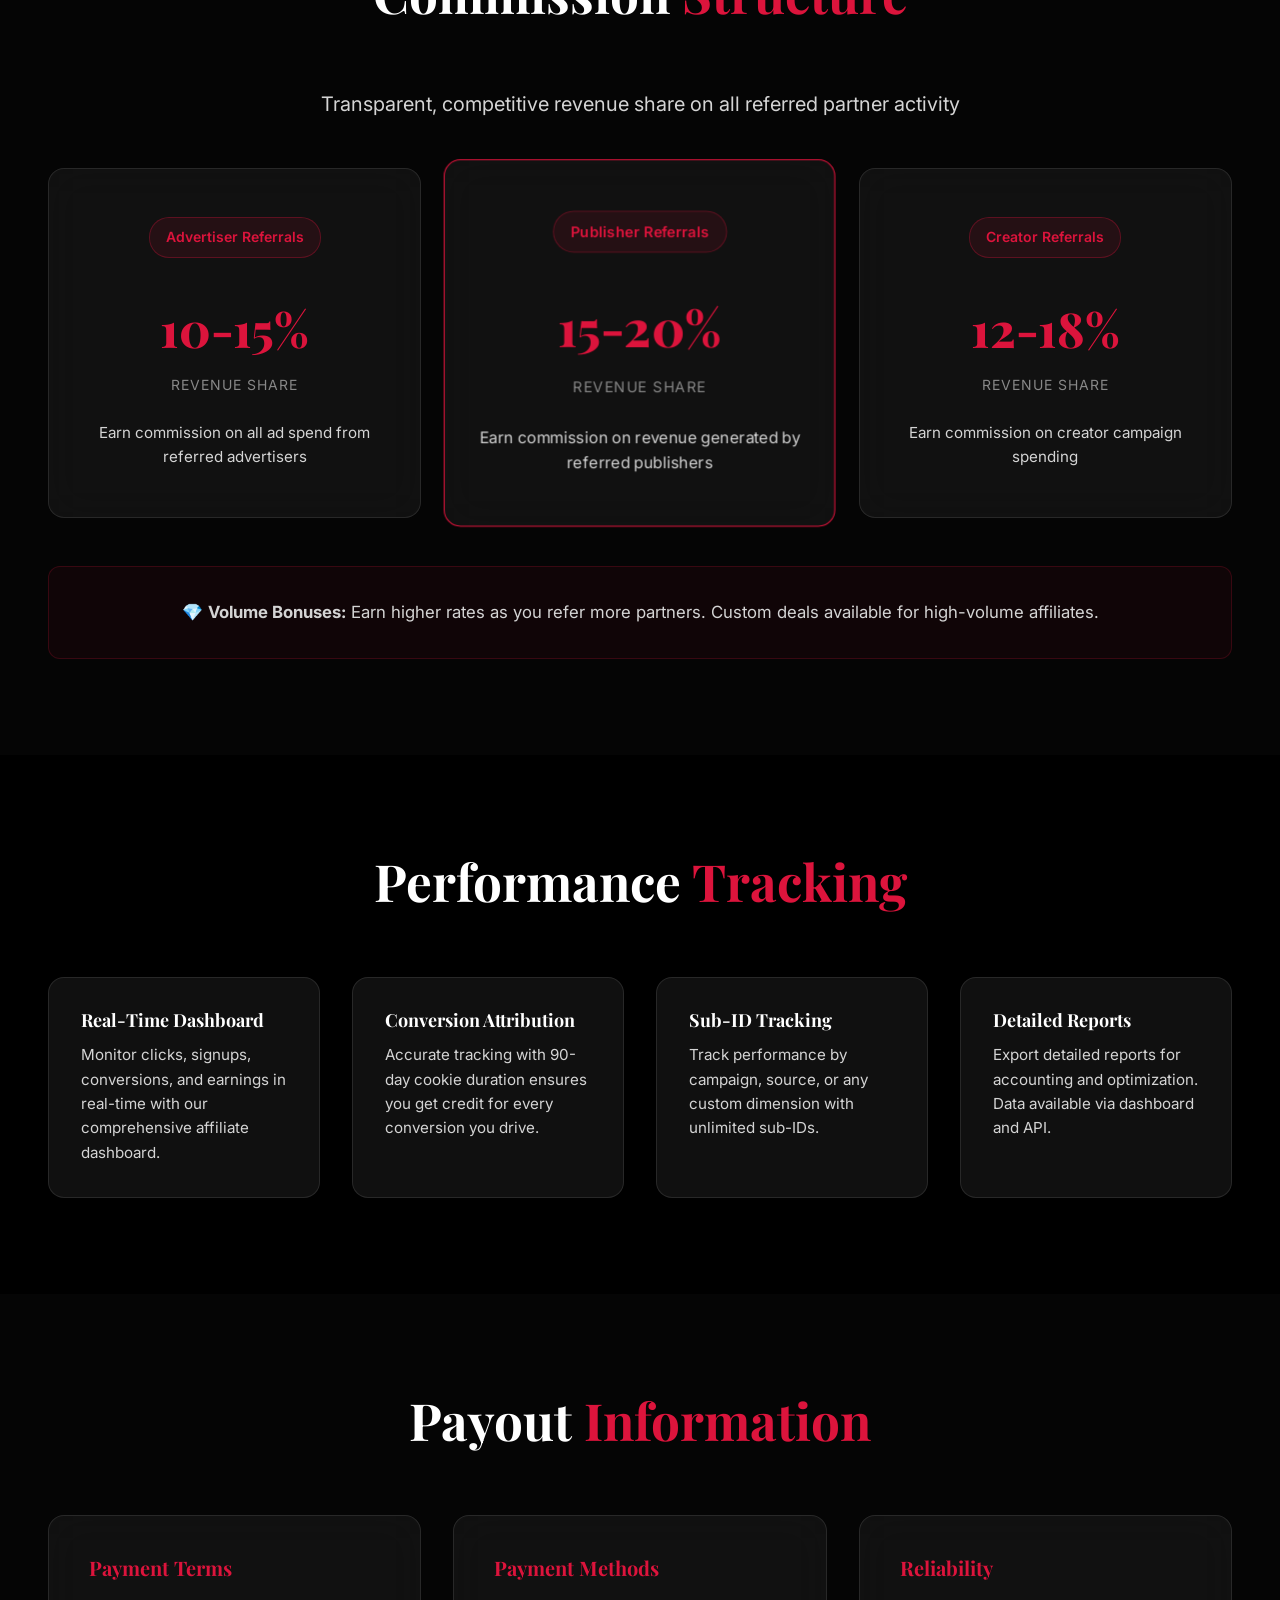
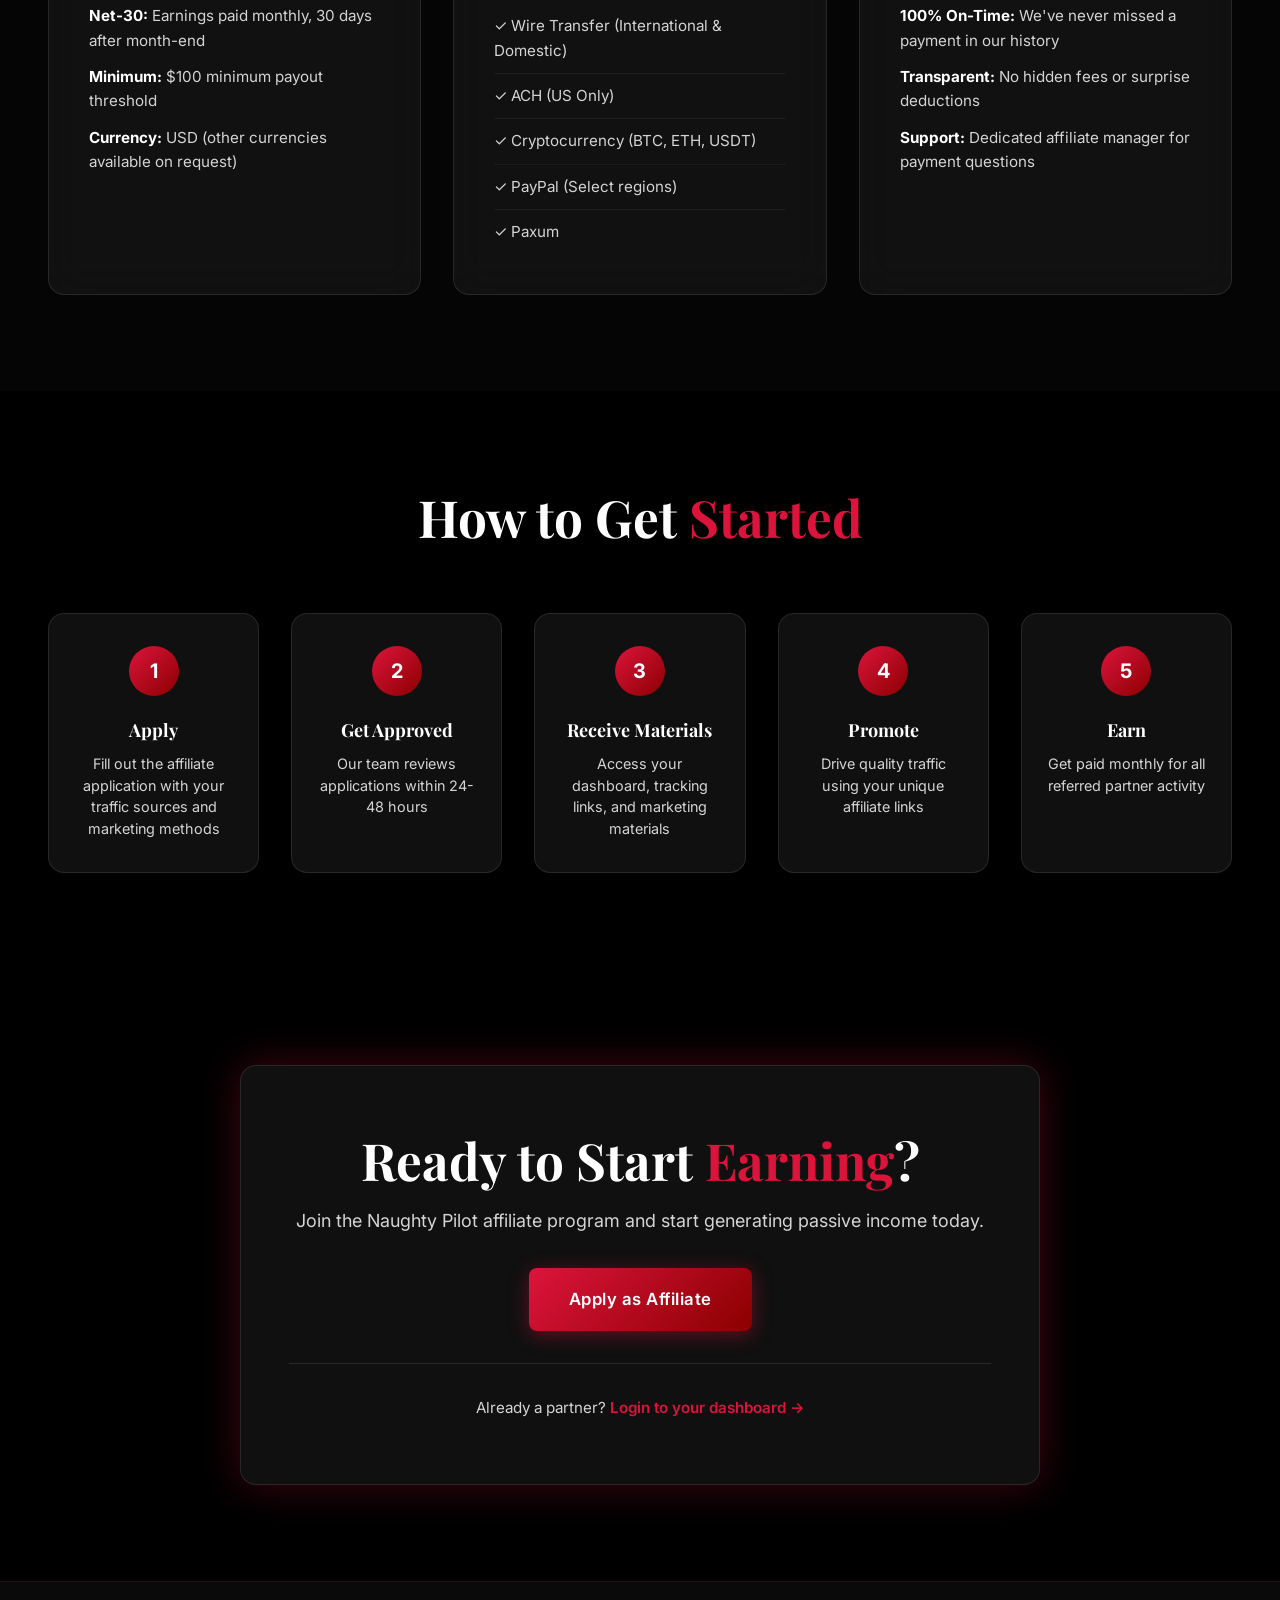
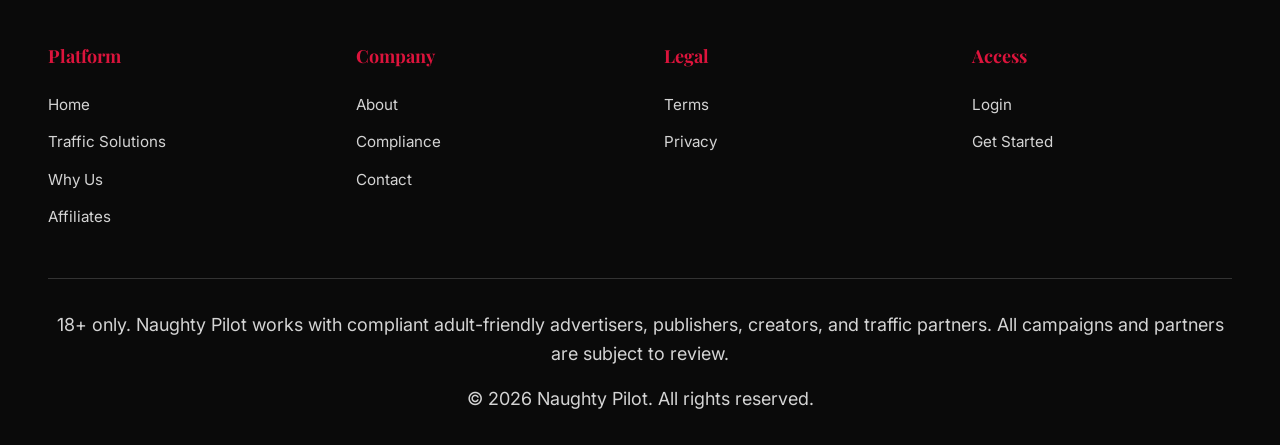
<file: affiliates.html>
<!DOCTYPE html>
<html lang="en">
<head>
  <meta charset="UTF-8">
  <meta name="viewport" content="width=device-width, initial-scale=1.0">
  <title>Affiliate Program - Naughty Pilot</title>
  <meta name="description" content="Join the Naughty Pilot affiliate program. Earn revenue sharing premium adult traffic.">
  <link rel="stylesheet" href="styles/main.css">
</head>
<body>
  <!-- Navigation -->
  <nav class="navbar" id="navbar">
    <div class="nav-container">
      <a href="index.html" class="nav-logo">
        <img src="assets/logo.png" alt="Naughty Pilot">
      </a>
      
      <button class="mobile-menu-toggle" id="mobileMenuToggle" aria-label="Toggle menu">
        <span></span>
        <span></span>
        <span></span>
      </button>
      
      <ul class="nav-menu" id="navMenu">
        <li class="nav-item">
          <a href="index.html" class="nav-link">Home</a>
        </li>
        
        <li class="nav-item">
          <a class="nav-link">
            Traffic Solutions
            <svg fill="currentColor" viewBox="0 0 20 20"><path d="M5.293 7.293a1 1 0 011.414 0L10 10.586l3.293-3.293a1 1 0 111.414 1.414l-4 4a1 1 0 01-1.414 0l-4-4a1 1 0 010-1.414z"></path></svg>
          </a>
          <div class="dropdown-menu">
            <a href="traffic-solutions.html#advertiser" class="dropdown-link">Advertiser Traffic</a>
            <a href="traffic-solutions.html#publisher" class="dropdown-link">Publisher Monetization</a>
            <a href="traffic-solutions.html#creator" class="dropdown-link">Creator Growth</a>
            <a href="traffic-solutions.html#realtime" class="dropdown-link">Real-Time Traffic</a>
            <a href="traffic-solutions.html#scaling" class="dropdown-link">Campaign Scaling</a>
          </div>
        </li>
        
        <li class="nav-item">
          <a href="why-us.html" class="nav-link">Why Us</a>
        </li>
        
        <li class="nav-item">
          <a class="nav-link active">
            Affiliates
            <svg fill="currentColor" viewBox="0 0 20 20"><path d="M5.293 7.293a1 1 0 011.414 0L10 10.586l3.293-3.293a1 1 0 111.414 1.414l-4 4a1 1 0 01-1.414 0l-4-4a1 1 0 010-1.414z"></path></svg>
          </a>
          <div class="dropdown-menu">
            <a href="#program" class="dropdown-link">Partner Program</a>
            <a href="#payouts" class="dropdown-link">Payouts</a>
            <a href="#apply" class="dropdown-link">Apply as Affiliate</a>
          </div>
        </li>
        
        <li class="nav-item">
          <a class="nav-link">
            Company
            <svg fill="currentColor" viewBox="0 0 20 20"><path d="M5.293 7.293a1 1 0 011.414 0L10 10.586l3.293-3.293a1 1 0 111.414 1.414l-4 4a1 1 0 01-1.414 0l-4-4a1 1 0 010-1.414z"></path></svg>
          </a>
          <div class="dropdown-menu">
            <a href="company.html#about" class="dropdown-link">About</a>
            <a href="company.html#compliance" class="dropdown-link">Compliance</a>
            <a href="company.html#contact" class="dropdown-link">Contact</a>
            <a href="company.html#terms" class="dropdown-link">Terms</a>
            <a href="company.html#privacy" class="dropdown-link">Privacy</a>
          </div>
        </li>
        
        <li class="nav-item nav-cta">
          <a href="login.html" class="btn btn-ghost">Login</a>
          <a href="get-started.html" class="btn btn-primary">Get Started</a>
        </li>
      </ul>
    </div>
  </nav>

  <!-- Page Header -->
  <section class="page-header">
    <div class="page-header-content">
      <h1>Affiliate <span class="text-red">Program</span></h1>
      <p class="page-subtitle">Partner with the world's leading adult traffic network and earn competitive revenue share</p>
    </div>
  </section>

  <!-- Program Overview -->
  <section id="program" class="program-section">
    <div class="program-content">
      <h2 class="section-title">Why Partner with <span class="text-red">Naughty Pilot</span></h2>
      <p class="section-subtitle">
        Join thousands of affiliates earning substantial revenue by referring quality traffic partners to our platform.
      </p>
      
      <div class="benefits-grid">
        <div class="benefit-card glass-card">
          <div class="benefit-icon">💰</div>
          <h3>Competitive Revenue Share</h3>
          <p>Earn ongoing commission on every dollar your referrals spend or generate on the platform.</p>
        </div>
        
        <div class="benefit-card glass-card">
          <div class="benefit-icon">🔄</div>
          <h3>Lifetime Earnings</h3>
          <p>Continue earning as long as your referred partners stay active on the platform.</p>
        </div>
        
        <div class="benefit-card glass-card">
          <div class="benefit-icon">📊</div>
          <h3>Real-Time Tracking</h3>
          <p>Advanced dashboard with live stats on clicks, conversions, and earnings.</p>
        </div>
        
        <div class="benefit-card glass-card">
          <div class="benefit-icon">🎯</div>
          <h3>Multiple Verticals</h3>
          <p>Refer advertisers, publishers, creators, or agencies—all earn you revenue.</p>
        </div>
        
        <div class="benefit-card glass-card">
          <div class="benefit-icon">🚀</div>
          <h3>Marketing Materials</h3>
          <p>Professional creatives, landing pages, and tracking links provided.</p>
        </div>
        
        <div class="benefit-card glass-card">
          <div class="benefit-icon">💳</div>
          <h3>Fast Payouts</h3>
          <p>Net-30 payment terms with multiple payout options including wire and crypto.</p>
        </div>
      </div>
    </div>
  </section>

  <!-- Commission Structure -->
  <section class="commission-section">
    <div class="commission-content">
      <h2 class="section-title">Commission <span class="text-red">Structure</span></h2>
      <p class="section-subtitle">Transparent, competitive revenue share on all referred partner activity</p>
      
      <div class="commission-tiers">
        <div class="tier-card glass-card">
          <div class="tier-badge">Advertiser Referrals</div>
          <div class="tier-rate">
            <span class="rate-number">10-15%</span>
            <span class="rate-label">Revenue Share</span>
          </div>
          <p>Earn commission on all ad spend from referred advertisers</p>
        </div>
        
        <div class="tier-card glass-card featured">
          <div class="tier-badge">Publisher Referrals</div>
          <div class="tier-rate">
            <span class="rate-number">15-20%</span>
            <span class="rate-label">Revenue Share</span>
          </div>
          <p>Earn commission on revenue generated by referred publishers</p>
        </div>
        
        <div class="tier-card glass-card">
          <div class="tier-badge">Creator Referrals</div>
          <div class="tier-rate">
            <span class="rate-number">12-18%</span>
            <span class="rate-label">Revenue Share</span>
          </div>
          <p>Earn commission on creator campaign spending</p>
        </div>
      </div>
      
      <div class="commission-note">
        <p>💎 <strong>Volume Bonuses:</strong> Earn higher rates as you refer more partners. Custom deals available for high-volume affiliates.</p>
      </div>
    </div>
  </section>

  <!-- Performance Tracking -->
  <section class="tracking-section">
    <div class="tracking-content">
      <h2 class="section-title">Performance <span class="text-red">Tracking</span></h2>
      
      <div class="tracking-features">
        <div class="tracking-feature glass-card">
          <h4>Real-Time Dashboard</h4>
          <p>Monitor clicks, signups, conversions, and earnings in real-time with our comprehensive affiliate dashboard.</p>
        </div>
        
        <div class="tracking-feature glass-card">
          <h4>Conversion Attribution</h4>
          <p>Accurate tracking with 90-day cookie duration ensures you get credit for every conversion you drive.</p>
        </div>
        
        <div class="tracking-feature glass-card">
          <h4>Sub-ID Tracking</h4>
          <p>Track performance by campaign, source, or any custom dimension with unlimited sub-IDs.</p>
        </div>
        
        <div class="tracking-feature glass-card">
          <h4>Detailed Reports</h4>
          <p>Export detailed reports for accounting and optimization. Data available via dashboard and API.</p>
        </div>
      </div>
    </div>
  </section>

  <!-- Payouts -->
  <section id="payouts" class="payouts-section">
    <div class="payouts-content">
      <h2 class="section-title">Payout <span class="text-red">Information</span></h2>
      
      <div class="payout-details">
        <div class="payout-card glass-card">
          <h4>Payment Terms</h4>
          <p><strong>Net-30:</strong> Earnings paid monthly, 30 days after month-end</p>
          <p><strong>Minimum:</strong> $100 minimum payout threshold</p>
          <p><strong>Currency:</strong> USD (other currencies available on request)</p>
        </div>
        
        <div class="payout-card glass-card">
          <h4>Payment Methods</h4>
          <ul class="payout-methods">
            <li>✓ Wire Transfer (International & Domestic)</li>
            <li>✓ ACH (US Only)</li>
            <li>✓ Cryptocurrency (BTC, ETH, USDT)</li>
            <li>✓ PayPal (Select regions)</li>
            <li>✓ Paxum</li>
          </ul>
        </div>
        
        <div class="payout-card glass-card">
          <h4>Reliability</h4>
          <p><strong>100% On-Time:</strong> We've never missed a payment in our history</p>
          <p><strong>Transparent:</strong> No hidden fees or surprise deductions</p>
          <p><strong>Support:</strong> Dedicated affiliate manager for payment questions</p>
        </div>
      </div>
    </div>
  </section>

  <!-- How to Get Started -->
  <section class="howto-section">
    <div class="howto-content">
      <h2 class="section-title">How to Get <span class="text-red">Started</span></h2>
      
      <div class="steps-grid">
        <div class="step-item">
          <div class="step-number">1</div>
          <h4>Apply</h4>
          <p>Fill out the affiliate application with your traffic sources and marketing methods</p>
        </div>
        
        <div class="step-item">
          <div class="step-number">2</div>
          <h4>Get Approved</h4>
          <p>Our team reviews applications within 24-48 hours</p>
        </div>
        
        <div class="step-item">
          <div class="step-number">3</div>
          <h4>Receive Materials</h4>
          <p>Access your dashboard, tracking links, and marketing materials</p>
        </div>
        
        <div class="step-item">
          <div class="step-number">4</div>
          <h4>Promote</h4>
          <p>Drive quality traffic using your unique affiliate links</p>
        </div>
        
        <div class="step-item">
          <div class="step-number">5</div>
          <h4>Earn</h4>
          <p>Get paid monthly for all referred partner activity</p>
        </div>
      </div>
    </div>
  </section>

  <!-- Apply CTA -->
  <section id="apply" class="apply-section">
    <div class="apply-content glass-card glow-red">
      <h2>Ready to Start <span class="text-red">Earning</span>?</h2>
      <p>Join the Naughty Pilot affiliate program and start generating passive income today.</p>
      <a href="get-started.html" class="btn btn-primary btn-lg">Apply as Affiliate</a>
      
      <div class="apply-note">
        <p>Already a partner? <a href="login.html" class="text-red">Login to your dashboard →</a></p>
      </div>
    </div>
  </section>

  <!-- Footer -->
  <footer class="footer">
    <div class="footer-content">
      <div class="footer-section">
        <h4>Platform</h4>
        <ul class="footer-links">
          <li><a href="index.html" class="footer-link">Home</a></li>
          <li><a href="traffic-solutions.html" class="footer-link">Traffic Solutions</a></li>
          <li><a href="why-us.html" class="footer-link">Why Us</a></li>
          <li><a href="affiliates.html" class="footer-link">Affiliates</a></li>
        </ul>
      </div>
      
      <div class="footer-section">
        <h4>Company</h4>
        <ul class="footer-links">
          <li><a href="company.html#about" class="footer-link">About</a></li>
          <li><a href="company.html#compliance" class="footer-link">Compliance</a></li>
          <li><a href="company.html#contact" class="footer-link">Contact</a></li>
        </ul>
      </div>
      
      <div class="footer-section">
        <h4>Legal</h4>
        <ul class="footer-links">
          <li><a href="company.html#terms" class="footer-link">Terms</a></li>
          <li><a href="company.html#privacy" class="footer-link">Privacy</a></li>
        </ul>
      </div>
      
      <div class="footer-section">
        <h4>Access</h4>
        <ul class="footer-links">
          <li><a href="login.html" class="footer-link">Login</a></li>
          <li><a href="get-started.html" class="footer-link">Get Started</a></li>
        </ul>
      </div>
    </div>
    
    <div class="footer-bottom">
      <p>18+ only. Naughty Pilot works with compliant adult-friendly advertisers, publishers, creators, and traffic partners. All campaigns and partners are subject to review.</p>
      <p style="margin-top: 1rem;">&copy; 2026 Naughty Pilot. All rights reserved.</p>
    </div>
  </footer>

  <style>
    .page-header {
      padding: 10rem 3rem 6rem;
      text-align: center;
      background: linear-gradient(180deg, rgba(10,10,10,1) 0%, rgba(0,0,0,1) 100%);
      border-bottom: 1px solid rgba(220, 20, 60, 0.1);
    }
    
    .page-header-content h1 {
      margin-bottom: 1rem;
    }
    
    .page-subtitle {
      font-size: 1.25rem;
      color: var(--np-gray-light);
      max-width: 700px;
      margin: 0 auto;
    }
    
    .program-section {
      padding: 6rem 3rem;
    }
    
    .program-content {
      max-width: 1200px;
      margin: 0 auto;
    }
    
    .benefits-grid {
      display: grid;
      grid-template-columns: repeat(auto-fit, minmax(300px, 1fr));
      gap: 2rem;
      margin-top: 3rem;
    }
    
    .benefit-card {
      padding: 2.5rem;
      text-align: center;
    }
    
    .benefit-icon {
      font-size: 3rem;
      margin-bottom: 1.5rem;
    }
    
    .benefit-card h3 {
      font-size: 1.25rem;
      margin-bottom: 1rem;
      color: var(--np-white);
    }
    
    .benefit-card p {
      font-size: 0.95rem;
      line-height: 1.6;
    }
    
    .commission-section {
      padding: 6rem 3rem;
      background: rgba(10, 10, 10, 0.5);
    }
    
    .commission-content {
      max-width: 1200px;
      margin: 0 auto;
    }
    
    .commission-tiers {
      display: grid;
      grid-template-columns: repeat(auto-fit, minmax(280px, 1fr));
      gap: 2rem;
      margin-top: 3rem;
    }
    
    .tier-card {
      padding: 3rem 2rem;
      text-align: center;
      position: relative;
    }
    
    .tier-card.featured {
      border-color: var(--np-red);
      transform: scale(1.05);
    }
    
    .tier-badge {
      display: inline-block;
      padding: 0.5rem 1rem;
      background: rgba(220, 20, 60, 0.1);
      border: 1px solid rgba(220, 20, 60, 0.3);
      border-radius: 20px;
      color: var(--np-red);
      font-size: 0.875rem;
      font-weight: 600;
      margin-bottom: 2rem;
    }
    
    .tier-rate {
      margin-bottom: 1.5rem;
    }
    
    .rate-number {
      display: block;
      font-size: 3rem;
      font-weight: 800;
      color: var(--np-red);
      font-family: var(--font-display);
      margin-bottom: 0.5rem;
    }
    
    .rate-label {
      display: block;
      font-size: 0.875rem;
      color: var(--np-gray);
      text-transform: uppercase;
      letter-spacing: 1px;
    }
    
    .tier-card p {
      font-size: 0.95rem;
      color: var(--np-gray-light);
    }
    
    .commission-note {
      margin-top: 3rem;
      padding: 2rem;
      background: rgba(220, 20, 60, 0.05);
      border: 1px solid rgba(220, 20, 60, 0.2);
      border-radius: 12px;
      text-align: center;
    }
    
    .commission-note p {
      font-size: 1.05rem;
      color: var(--np-gray-light);
    }
    
    .tracking-section {
      padding: 6rem 3rem;
    }
    
    .tracking-content {
      max-width: 1200px;
      margin: 0 auto;
    }
    
    .tracking-features {
      display: grid;
      grid-template-columns: repeat(auto-fit, minmax(260px, 1fr));
      gap: 2rem;
      margin-top: 3rem;
    }
    
    .tracking-feature {
      padding: 2rem;
    }
    
    .tracking-feature h4 {
      font-size: 1.125rem;
      margin-bottom: 0.75rem;
      color: var(--np-white);
    }
    
    .tracking-feature p {
      font-size: 0.95rem;
      line-height: 1.6;
    }
    
    .payouts-section {
      padding: 6rem 3rem;
      background: rgba(10, 10, 10, 0.5);
    }
    
    .payouts-content {
      max-width: 1200px;
      margin: 0 auto;
    }
    
    .payout-details {
      display: grid;
      grid-template-columns: repeat(auto-fit, minmax(300px, 1fr));
      gap: 2rem;
      margin-top: 3rem;
    }
    
    .payout-card {
      padding: 2.5rem;
    }
    
    .payout-card h4 {
      font-size: 1.25rem;
      margin-bottom: 1.5rem;
      color: var(--np-red);
    }
    
    .payout-card p {
      margin-bottom: 0.75rem;
      font-size: 0.95rem;
      line-height: 1.6;
    }
    
    .payout-card strong {
      color: var(--np-white);
    }
    
    .payout-methods {
      list-style: none;
      padding: 0;
    }
    
    .payout-methods li {
      padding: 0.625rem 0;
      font-size: 0.95rem;
      color: var(--np-gray-light);
      border-bottom: 1px solid rgba(255, 255, 255, 0.05);
    }
    
    .payout-methods li:last-child {
      border-bottom: none;
    }
    
    .howto-section {
      padding: 6rem 3rem;
    }
    
    .howto-content {
      max-width: 1200px;
      margin: 0 auto;
    }
    
    .steps-grid {
      display: grid;
      grid-template-columns: repeat(auto-fit, minmax(200px, 1fr));
      gap: 2rem;
      margin-top: 3rem;
    }
    
    .step-item {
      text-align: center;
      padding: 2rem 1.5rem;
      background: var(--glass-bg);
      backdrop-filter: blur(20px);
      border: 1px solid var(--glass-border);
      border-radius: 16px;
      transition: all var(--transition-smooth);
    }
    
    .step-item:hover {
      transform: translateY(-5px);
      border-color: var(--np-red);
    }
    
    .step-number {
      width: 50px;
      height: 50px;
      background: linear-gradient(135deg, var(--np-red) 0%, var(--np-deep-red) 100%);
      border-radius: 50%;
      display: flex;
      align-items: center;
      justify-content: center;
      font-size: 1.25rem;
      font-weight: 700;
      margin: 0 auto 1.5rem;
    }
    
    .step-item h4 {
      font-size: 1.125rem;
      margin-bottom: 0.75rem;
      color: var(--np-white);
    }
    
    .step-item p {
      font-size: 0.9rem;
      color: var(--np-gray-light);
      line-height: 1.5;
    }
    
    .apply-section {
      padding: 6rem 3rem;
    }
    
    .apply-content {
      max-width: 800px;
      margin: 0 auto;
      text-align: center;
      padding: 4rem 3rem;
    }
    
    .apply-content h2 {
      margin-bottom: 1rem;
    }
    
    .apply-content > p {
      font-size: 1.125rem;
      margin-bottom: 2rem;
      color: var(--np-gray-light);
    }
    
    .apply-note {
      margin-top: 2rem;
      padding-top: 2rem;
      border-top: 1px solid rgba(255, 255, 255, 0.1);
    }
    
    .apply-note p {
      font-size: 0.95rem;
      color: var(--np-gray-light);
    }
    
    .apply-note a {
      text-decoration: none;
      font-weight: 600;
      transition: opacity var(--transition-fast);
    }
    
    .apply-note a:hover {
      opacity: 0.8;
    }
    
    .btn-lg {
      padding: 1.125rem 2.5rem;
      font-size: 1.05rem;
    }
    
    @media (max-width: 768px) {
      .page-header {
        padding: 8rem 2rem 4rem;
      }
      
      .benefits-grid {
        grid-template-columns: 1fr;
      }
      
      .commission-tiers {
        grid-template-columns: 1fr;
      }
      
      .tier-card.featured {
        transform: scale(1);
      }
      
      .steps-grid {
        grid-template-columns: 1fr;
      }
    }
  </style>

  <script>
    // Navbar scroll effect
    const navbar = document.getElementById('navbar');
    window.addEventListener('scroll', () => {
      if (window.scrollY > 50) {
        navbar.classList.add('scrolled');
      } else {
        navbar.classList.remove('scrolled');
      }
    });

    // Mobile menu toggle
    const mobileMenuToggle = document.getElementById('mobileMenuToggle');
    const navMenu = document.getElementById('navMenu');
    
    mobileMenuToggle.addEventListener('click', () => {
      navMenu.classList.toggle('active');
    });
    
    // Close mobile menu when clicking outside
    document.addEventListener('click', (e) => {
      if (!navMenu.contains(e.target) && !mobileMenuToggle.contains(e.target)) {
        navMenu.classList.remove('active');
      }
    });
  </script>
</body>
</html>
</file>
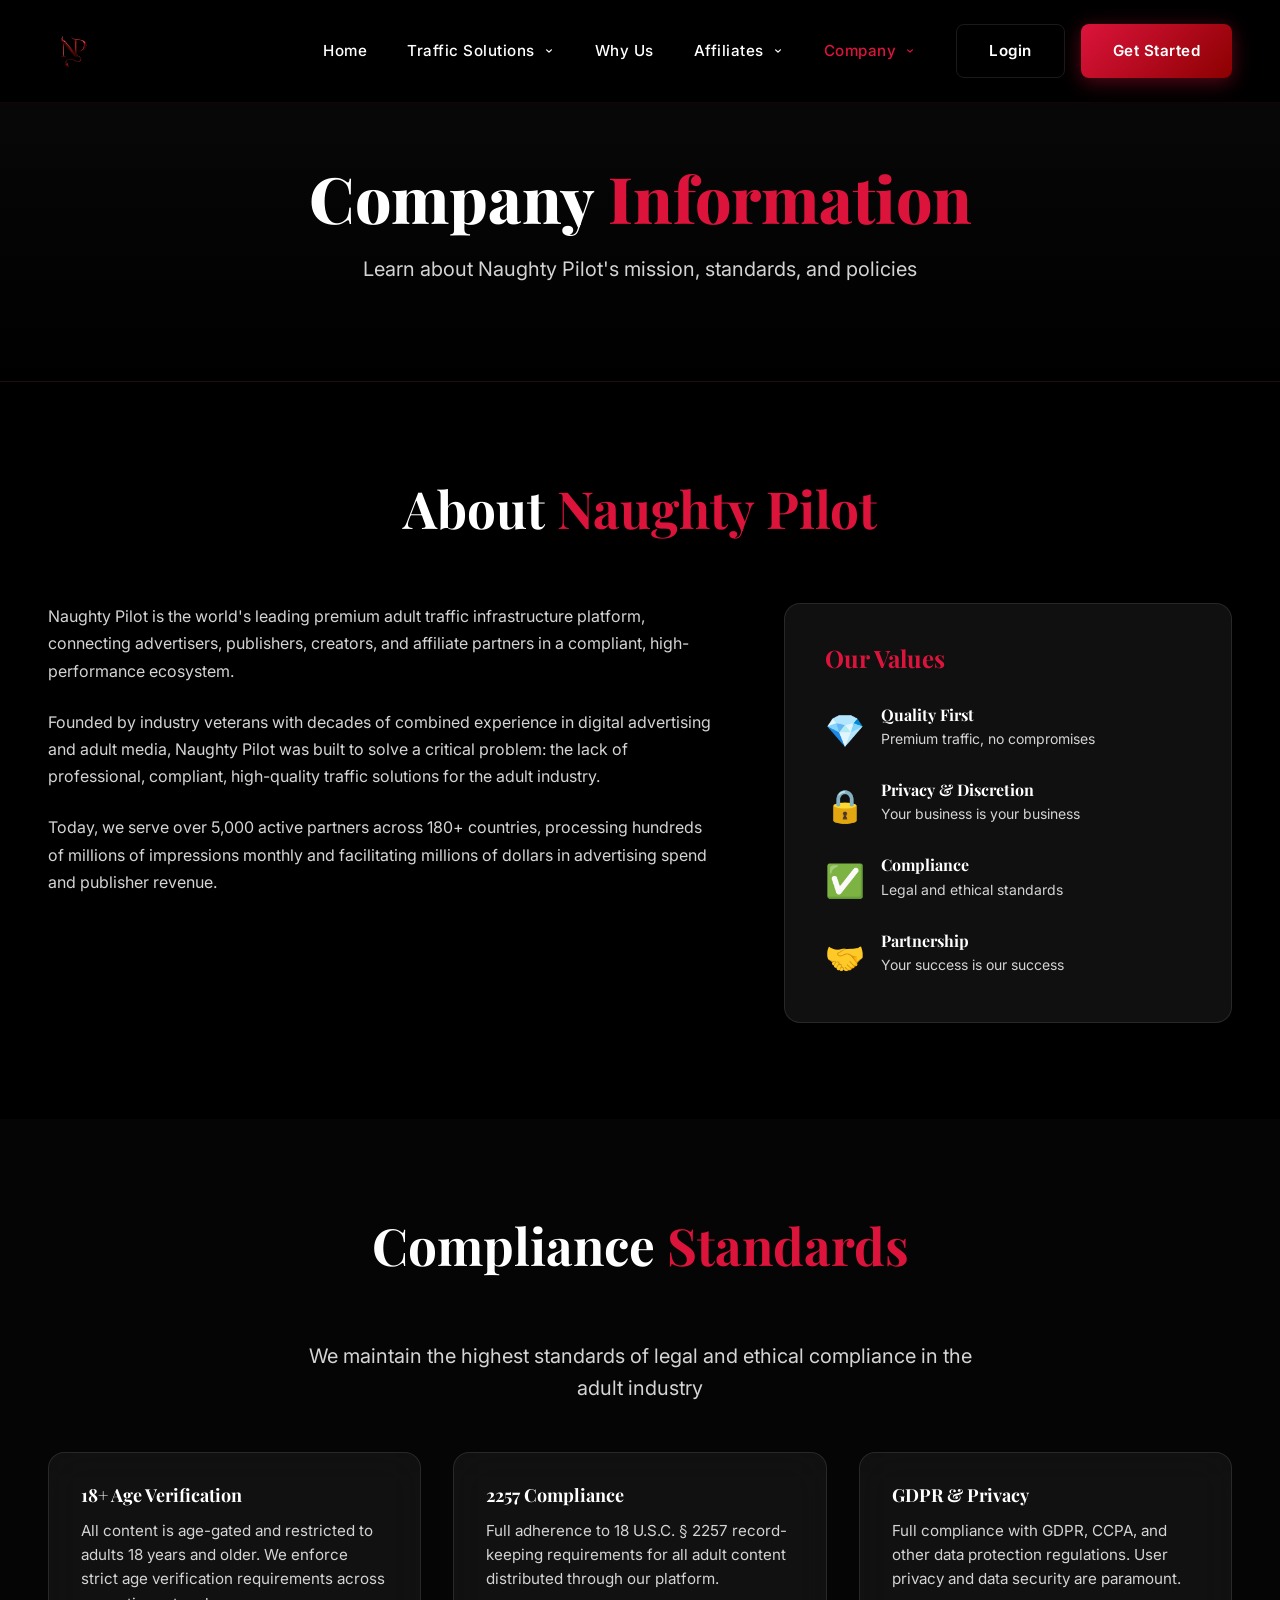
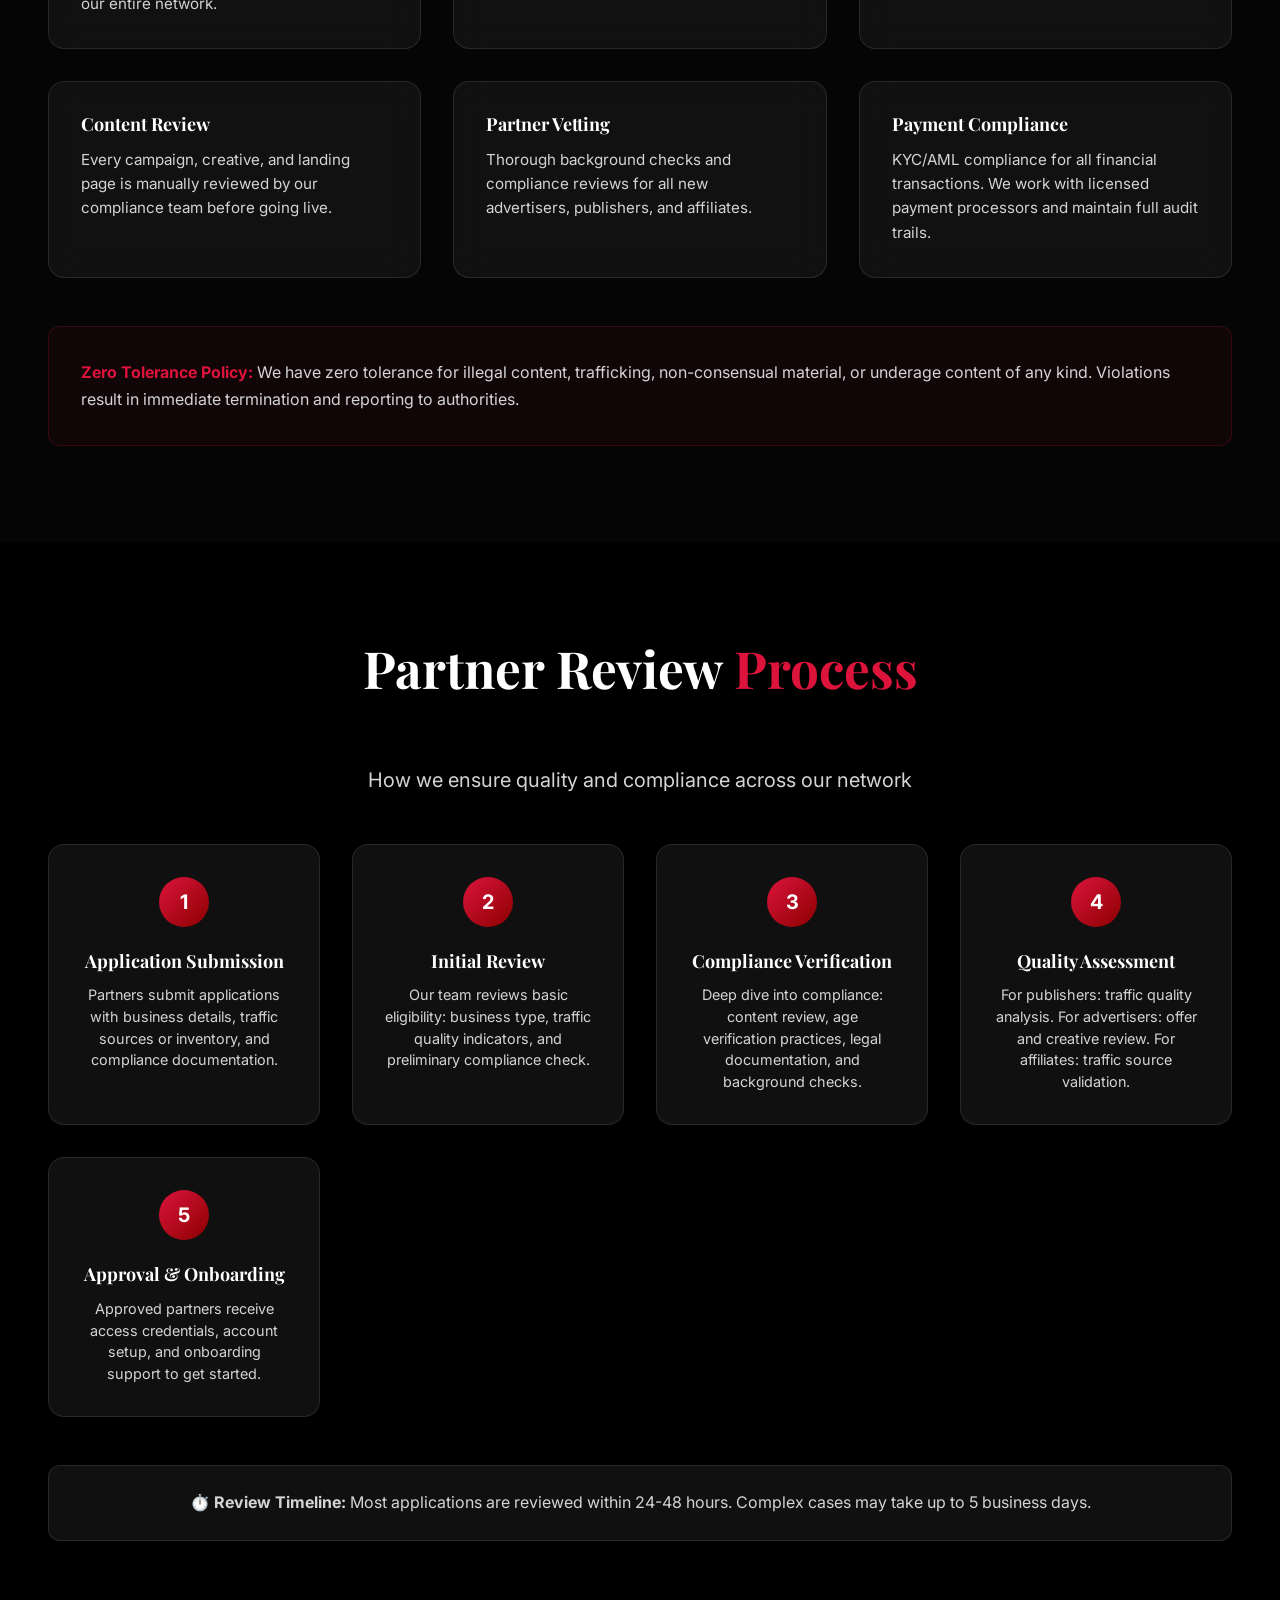
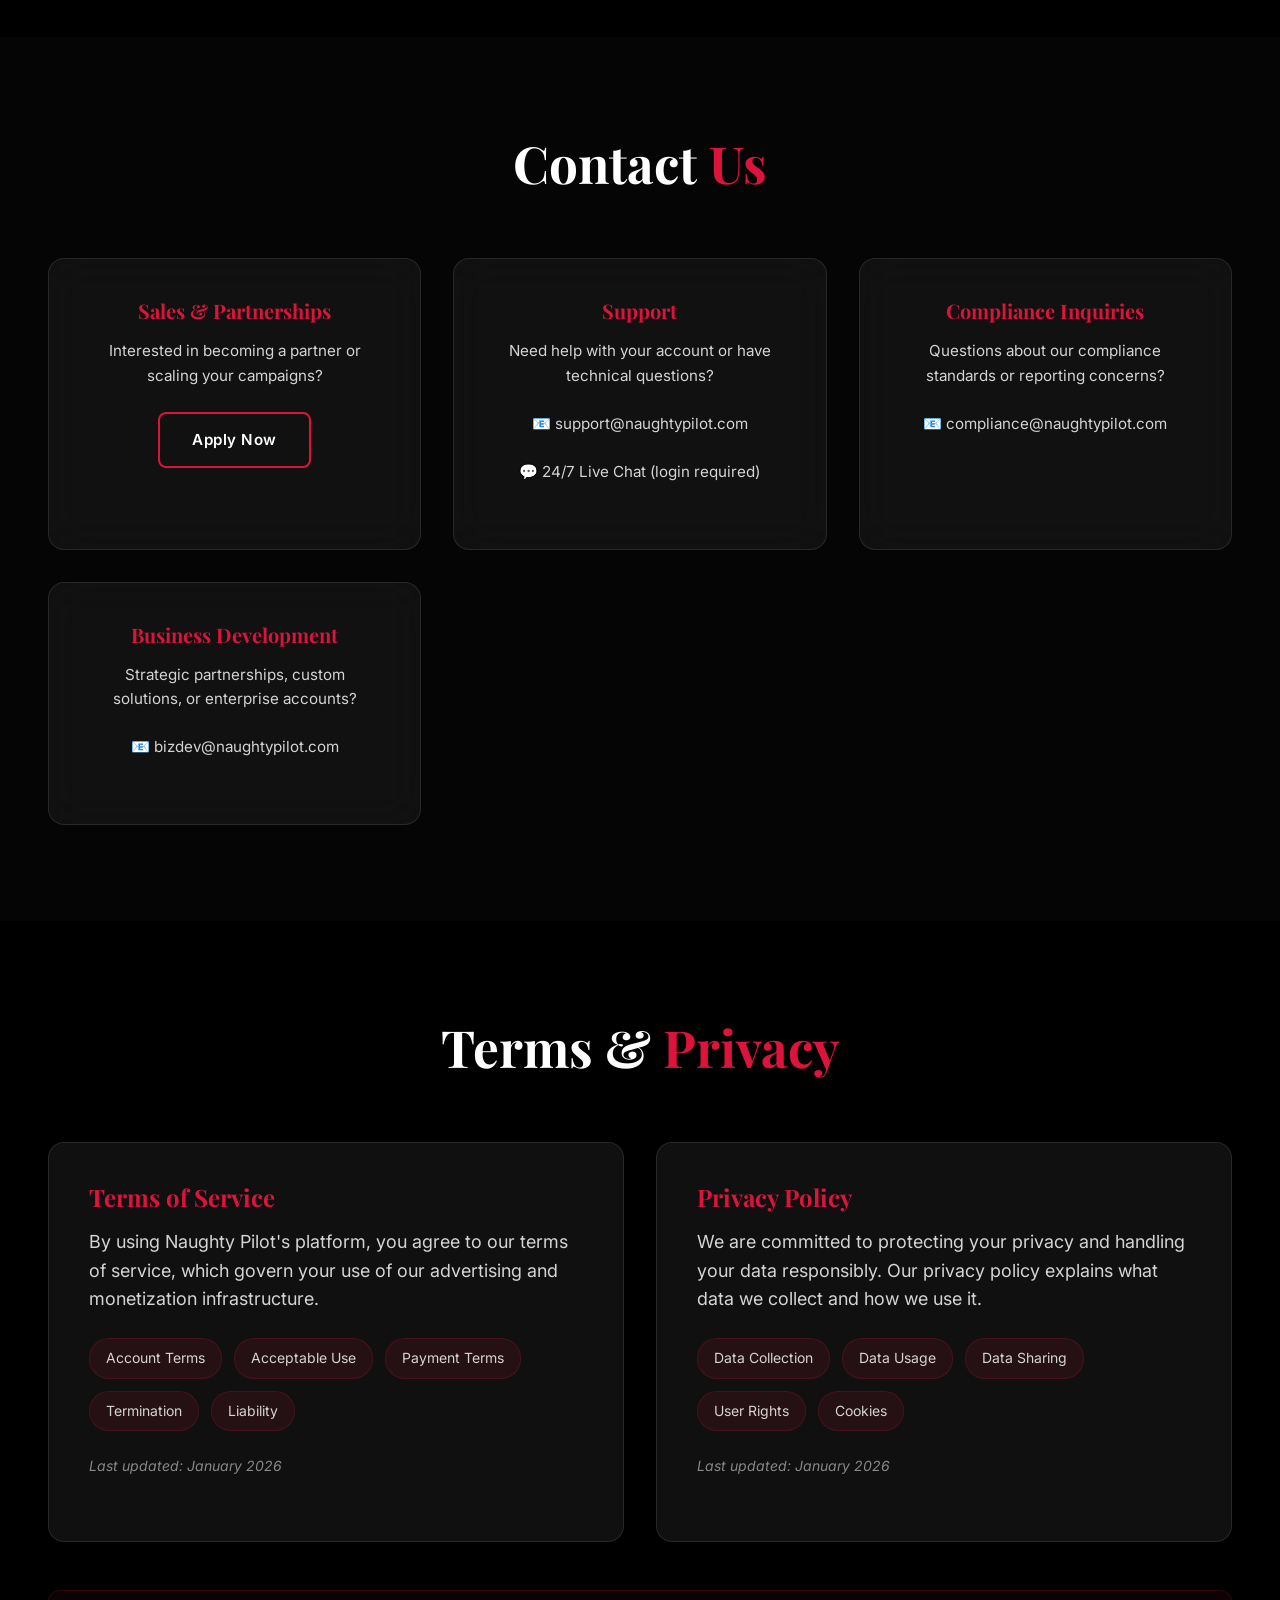
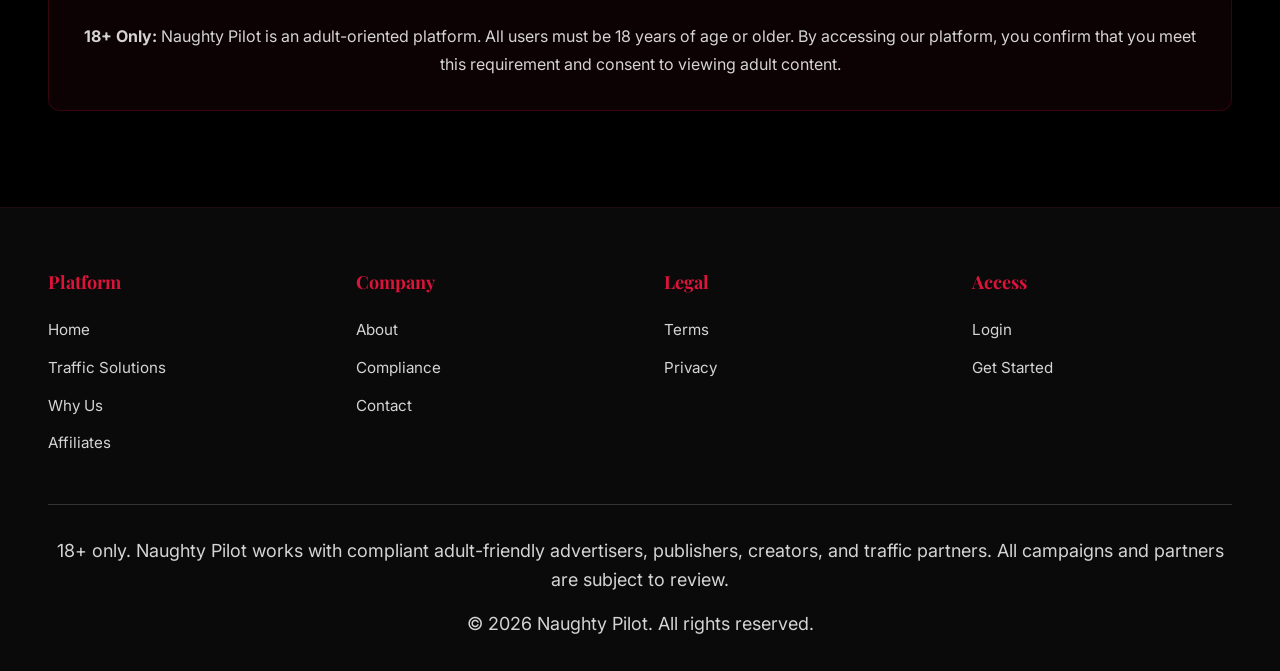
<file: company.html>
<!DOCTYPE html>
<html lang="en">
<head>
  <meta charset="UTF-8">
  <meta name="viewport" content="width=device-width, initial-scale=1.0">
  <title>Company - Naughty Pilot</title>
  <meta name="description" content="About Naughty Pilot. Learn about our compliance standards, contact us, and review our policies.">
  <link rel="stylesheet" href="styles/main.css">
</head>
<body>
  <!-- Navigation -->
  <nav class="navbar" id="navbar">
    <div class="nav-container">
      <a href="index.html" class="nav-logo">
        <img src="assets/logo.png" alt="Naughty Pilot">
      </a>
      
      <button class="mobile-menu-toggle" id="mobileMenuToggle" aria-label="Toggle menu">
        <span></span>
        <span></span>
        <span></span>
      </button>
      
      <ul class="nav-menu" id="navMenu">
        <li class="nav-item">
          <a href="index.html" class="nav-link">Home</a>
        </li>
        
        <li class="nav-item">
          <a class="nav-link">
            Traffic Solutions
            <svg fill="currentColor" viewBox="0 0 20 20"><path d="M5.293 7.293a1 1 0 011.414 0L10 10.586l3.293-3.293a1 1 0 111.414 1.414l-4 4a1 1 0 01-1.414 0l-4-4a1 1 0 010-1.414z"></path></svg>
          </a>
          <div class="dropdown-menu">
            <a href="traffic-solutions.html#advertiser" class="dropdown-link">Advertiser Traffic</a>
            <a href="traffic-solutions.html#publisher" class="dropdown-link">Publisher Monetization</a>
            <a href="traffic-solutions.html#creator" class="dropdown-link">Creator Growth</a>
            <a href="traffic-solutions.html#realtime" class="dropdown-link">Real-Time Traffic</a>
            <a href="traffic-solutions.html#scaling" class="dropdown-link">Campaign Scaling</a>
          </div>
        </li>
        
        <li class="nav-item">
          <a href="why-us.html" class="nav-link">Why Us</a>
        </li>
        
        <li class="nav-item">
          <a class="nav-link">
            Affiliates
            <svg fill="currentColor" viewBox="0 0 20 20"><path d="M5.293 7.293a1 1 0 011.414 0L10 10.586l3.293-3.293a1 1 0 111.414 1.414l-4 4a1 1 0 01-1.414 0l-4-4a1 1 0 010-1.414z"></path></svg>
          </a>
          <div class="dropdown-menu">
            <a href="affiliates.html#program" class="dropdown-link">Partner Program</a>
            <a href="affiliates.html#payouts" class="dropdown-link">Payouts</a>
            <a href="affiliates.html#apply" class="dropdown-link">Apply as Affiliate</a>
          </div>
        </li>
        
        <li class="nav-item">
          <a class="nav-link active">
            Company
            <svg fill="currentColor" viewBox="0 0 20 20"><path d="M5.293 7.293a1 1 0 011.414 0L10 10.586l3.293-3.293a1 1 0 111.414 1.414l-4 4a1 1 0 01-1.414 0l-4-4a1 1 0 010-1.414z"></path></svg>
          </a>
          <div class="dropdown-menu">
            <a href="#about" class="dropdown-link">About</a>
            <a href="#compliance" class="dropdown-link">Compliance</a>
            <a href="#contact" class="dropdown-link">Contact</a>
            <a href="#terms" class="dropdown-link">Terms</a>
            <a href="#privacy" class="dropdown-link">Privacy</a>
          </div>
        </li>
        
        <li class="nav-item nav-cta">
          <a href="login.html" class="btn btn-ghost">Login</a>
          <a href="get-started.html" class="btn btn-primary">Get Started</a>
        </li>
      </ul>
    </div>
  </nav>

  <!-- Page Header -->
  <section class="page-header">
    <div class="page-header-content">
      <h1>Company <span class="text-red">Information</span></h1>
      <p class="page-subtitle">Learn about Naughty Pilot's mission, standards, and policies</p>
    </div>
  </section>

  <!-- About Section -->
  <section id="about" class="company-section">
    <div class="company-content">
      <h2 class="section-title">About <span class="text-red">Naughty Pilot</span></h2>
      <div class="about-grid">
        <div class="about-text">
          <p class="lead">
            Naughty Pilot is the world's leading premium adult traffic infrastructure platform, connecting advertisers, publishers, creators, and affiliate partners in a compliant, high-performance ecosystem.
          </p>
          <p>
            Founded by industry veterans with decades of combined experience in digital advertising and adult media, Naughty Pilot was built to solve a critical problem: the lack of professional, compliant, high-quality traffic solutions for the adult industry.
          </p>
          <p>
            Today, we serve over 5,000 active partners across 180+ countries, processing hundreds of millions of impressions monthly and facilitating millions of dollars in advertising spend and publisher revenue.
          </p>
        </div>
        
        <div class="about-values glass-card">
          <h3>Our Values</h3>
          <div class="value-item">
            <div class="value-icon">💎</div>
            <div>
              <h4>Quality First</h4>
              <p>Premium traffic, no compromises</p>
            </div>
          </div>
          
          <div class="value-item">
            <div class="value-icon">🔒</div>
            <div>
              <h4>Privacy & Discretion</h4>
              <p>Your business is your business</p>
            </div>
          </div>
          
          <div class="value-item">
            <div class="value-icon">✅</div>
            <div>
              <h4>Compliance</h4>
              <p>Legal and ethical standards</p>
            </div>
          </div>
          
          <div class="value-item">
            <div class="value-icon">🤝</div>
            <div>
              <h4>Partnership</h4>
              <p>Your success is our success</p>
            </div>
          </div>
        </div>
      </div>
    </div>
  </section>

  <!-- Compliance Section -->
  <section id="compliance" class="company-section alt">
    <div class="company-content">
      <h2 class="section-title">Compliance <span class="text-red">Standards</span></h2>
      <p class="section-subtitle">
        We maintain the highest standards of legal and ethical compliance in the adult industry
      </p>
      
      <div class="compliance-grid">
        <div class="compliance-card glass-card">
          <h4>18+ Age Verification</h4>
          <p>All content is age-gated and restricted to adults 18 years and older. We enforce strict age verification requirements across our entire network.</p>
        </div>
        
        <div class="compliance-card glass-card">
          <h4>2257 Compliance</h4>
          <p>Full adherence to 18 U.S.C. § 2257 record-keeping requirements for all adult content distributed through our platform.</p>
        </div>
        
        <div class="compliance-card glass-card">
          <h4>GDPR & Privacy</h4>
          <p>Full compliance with GDPR, CCPA, and other data protection regulations. User privacy and data security are paramount.</p>
        </div>
        
        <div class="compliance-card glass-card">
          <h4>Content Review</h4>
          <p>Every campaign, creative, and landing page is manually reviewed by our compliance team before going live.</p>
        </div>
        
        <div class="compliance-card glass-card">
          <h4>Partner Vetting</h4>
          <p>Thorough background checks and compliance reviews for all new advertisers, publishers, and affiliates.</p>
        </div>
        
        <div class="compliance-card glass-card">
          <h4>Payment Compliance</h4>
          <p>KYC/AML compliance for all financial transactions. We work with licensed payment processors and maintain full audit trails.</p>
        </div>
      </div>
      
      <div class="compliance-note">
        <p><strong>Zero Tolerance Policy:</strong> We have zero tolerance for illegal content, trafficking, non-consensual material, or underage content of any kind. Violations result in immediate termination and reporting to authorities.</p>
      </div>
    </div>
  </section>

  <!-- Partner Review Process -->
  <section class="review-section">
    <div class="review-content">
      <h2 class="section-title">Partner Review <span class="text-red">Process</span></h2>
      <p class="section-subtitle">How we ensure quality and compliance across our network</p>
      
      <div class="review-steps">
        <div class="review-step glass-card">
          <div class="step-number">1</div>
          <h4>Application Submission</h4>
          <p>Partners submit applications with business details, traffic sources or inventory, and compliance documentation.</p>
        </div>
        
        <div class="review-step glass-card">
          <div class="step-number">2</div>
          <h4>Initial Review</h4>
          <p>Our team reviews basic eligibility: business type, traffic quality indicators, and preliminary compliance check.</p>
        </div>
        
        <div class="review-step glass-card">
          <div class="step-number">3</div>
          <h4>Compliance Verification</h4>
          <p>Deep dive into compliance: content review, age verification practices, legal documentation, and background checks.</p>
        </div>
        
        <div class="review-step glass-card">
          <div class="step-number">4</div>
          <h4>Quality Assessment</h4>
          <p>For publishers: traffic quality analysis. For advertisers: offer and creative review. For affiliates: traffic source validation.</p>
        </div>
        
        <div class="review-step glass-card">
          <div class="step-number">5</div>
          <h4>Approval & Onboarding</h4>
          <p>Approved partners receive access credentials, account setup, and onboarding support to get started.</p>
        </div>
      </div>
      
      <p class="review-timeline">⏱️ <strong>Review Timeline:</strong> Most applications are reviewed within 24-48 hours. Complex cases may take up to 5 business days.</p>
    </div>
  </section>

  <!-- Contact Section -->
  <section id="contact" class="contact-section">
    <div class="contact-content">
      <h2 class="section-title">Contact <span class="text-red">Us</span></h2>
      
      <div class="contact-grid">
        <div class="contact-card glass-card">
          <h4>Sales & Partnerships</h4>
          <p>Interested in becoming a partner or scaling your campaigns?</p>
          <a href="get-started.html" class="btn btn-secondary">Apply Now</a>
        </div>
        
        <div class="contact-card glass-card">
          <h4>Support</h4>
          <p>Need help with your account or have technical questions?</p>
          <p class="contact-info">📧 support@naughtypilot.com</p>
          <p class="contact-info">💬 24/7 Live Chat (login required)</p>
        </div>
        
        <div class="contact-card glass-card">
          <h4>Compliance Inquiries</h4>
          <p>Questions about our compliance standards or reporting concerns?</p>
          <p class="contact-info">📧 compliance@naughtypilot.com</p>
        </div>
        
        <div class="contact-card glass-card">
          <h4>Business Development</h4>
          <p>Strategic partnerships, custom solutions, or enterprise accounts?</p>
          <p class="contact-info">📧 bizdev@naughtypilot.com</p>
        </div>
      </div>
    </div>
  </section>

  <!-- Terms & Privacy -->
  <section id="terms" class="legal-section">
    <div class="legal-content">
      <h2 class="section-title">Terms & <span class="text-red">Privacy</span></h2>
      
      <div class="legal-grid">
        <div class="legal-card glass-card">
          <h4>Terms of Service</h4>
          <p>By using Naughty Pilot's platform, you agree to our terms of service, which govern your use of our advertising and monetization infrastructure.</p>
          <div class="legal-topics">
            <span>Account Terms</span>
            <span>Acceptable Use</span>
            <span>Payment Terms</span>
            <span>Termination</span>
            <span>Liability</span>
          </div>
          <p class="legal-note">Last updated: January 2026</p>
        </div>
        
        <div class="legal-card glass-card" id="privacy">
          <h4>Privacy Policy</h4>
          <p>We are committed to protecting your privacy and handling your data responsibly. Our privacy policy explains what data we collect and how we use it.</p>
          <div class="legal-topics">
            <span>Data Collection</span>
            <span>Data Usage</span>
            <span>Data Sharing</span>
            <span>User Rights</span>
            <span>Cookies</span>
          </div>
          <p class="legal-note">Last updated: January 2026</p>
        </div>
      </div>
      
      <div class="legal-disclaimer">
        <p><strong>18+ Only:</strong> Naughty Pilot is an adult-oriented platform. All users must be 18 years of age or older. By accessing our platform, you confirm that you meet this requirement and consent to viewing adult content.</p>
      </div>
    </div>
  </section>

  <!-- Footer -->
  <footer class="footer">
    <div class="footer-content">
      <div class="footer-section">
        <h4>Platform</h4>
        <ul class="footer-links">
          <li><a href="index.html" class="footer-link">Home</a></li>
          <li><a href="traffic-solutions.html" class="footer-link">Traffic Solutions</a></li>
          <li><a href="why-us.html" class="footer-link">Why Us</a></li>
          <li><a href="affiliates.html" class="footer-link">Affiliates</a></li>
        </ul>
      </div>
      
      <div class="footer-section">
        <h4>Company</h4>
        <ul class="footer-links">
          <li><a href="company.html#about" class="footer-link">About</a></li>
          <li><a href="company.html#compliance" class="footer-link">Compliance</a></li>
          <li><a href="company.html#contact" class="footer-link">Contact</a></li>
        </ul>
      </div>
      
      <div class="footer-section">
        <h4>Legal</h4>
        <ul class="footer-links">
          <li><a href="company.html#terms" class="footer-link">Terms</a></li>
          <li><a href="company.html#privacy" class="footer-link">Privacy</a></li>
        </ul>
      </div>
      
      <div class="footer-section">
        <h4>Access</h4>
        <ul class="footer-links">
          <li><a href="login.html" class="footer-link">Login</a></li>
          <li><a href="get-started.html" class="footer-link">Get Started</a></li>
        </ul>
      </div>
    </div>
    
    <div class="footer-bottom">
      <p>18+ only. Naughty Pilot works with compliant adult-friendly advertisers, publishers, creators, and traffic partners. All campaigns and partners are subject to review.</p>
      <p style="margin-top: 1rem;">&copy; 2026 Naughty Pilot. All rights reserved.</p>
    </div>
  </footer>

  <style>
    .page-header {
      padding: 10rem 3rem 6rem;
      text-align: center;
      background: linear-gradient(180deg, rgba(10,10,10,1) 0%, rgba(0,0,0,1) 100%);
      border-bottom: 1px solid rgba(220, 20, 60, 0.1);
    }
    
    .page-header-content h1 {
      margin-bottom: 1rem;
    }
    
    .page-subtitle {
      font-size: 1.25rem;
      color: var(--np-gray-light);
      max-width: 700px;
      margin: 0 auto;
    }
    
    .company-section {
      padding: 6rem 3rem;
    }
    
    .company-section.alt {
      background: rgba(10, 10, 10, 0.5);
    }
    
    .company-content {
      max-width: 1200px;
      margin: 0 auto;
    }
    
    .about-grid {
      display: grid;
      grid-template-columns: 1.5fr 1fr;
      gap: 4rem;
      margin-top: 3rem;
    }
    
    .about-text {
      display: flex;
      flex-direction: column;
      gap: 1.5rem;
    }
    
    .lead {
      font-size: 1.25rem;
      line-height: 1.7;
      color: var(--np-gray-light);
    }
    
    .about-text p {
      font-size: 1rem;
      line-height: 1.7;
    }
    
    .about-values {
      padding: 2.5rem;
    }
    
    .about-values h3 {
      font-size: 1.5rem;
      margin-bottom: 2rem;
      color: var(--np-red);
    }
    
    .value-item {
      display: flex;
      gap: 1rem;
      align-items: flex-start;
      margin-bottom: 1.5rem;
    }
    
    .value-item:last-child {
      margin-bottom: 0;
    }
    
    .value-icon {
      font-size: 2rem;
      flex-shrink: 0;
    }
    
    .value-item h4 {
      font-size: 1rem;
      margin-bottom: 0.25rem;
      color: var(--np-white);
    }
    
    .value-item p {
      font-size: 0.875rem;
      color: var(--np-gray-light);
    }
    
    .compliance-grid {
      display: grid;
      grid-template-columns: repeat(auto-fit, minmax(300px, 1fr));
      gap: 2rem;
      margin-top: 3rem;
    }
    
    .compliance-card {
      padding: 2rem;
    }
    
    .compliance-card h4 {
      font-size: 1.125rem;
      margin-bottom: 0.75rem;
      color: var(--np-white);
    }
    
    .compliance-card p {
      font-size: 0.95rem;
      line-height: 1.6;
    }
    
    .compliance-note {
      margin-top: 3rem;
      padding: 2rem;
      background: rgba(220, 20, 60, 0.05);
      border: 1px solid rgba(220, 20, 60, 0.2);
      border-radius: 12px;
    }
    
    .compliance-note p {
      font-size: 1rem;
      line-height: 1.7;
      color: var(--np-gray-light);
    }
    
    .compliance-note strong {
      color: var(--np-red);
    }
    
    .review-section {
      padding: 6rem 3rem;
    }
    
    .review-content {
      max-width: 1200px;
      margin: 0 auto;
    }
    
    .review-steps {
      display: grid;
      grid-template-columns: repeat(auto-fit, minmax(220px, 1fr));
      gap: 2rem;
      margin-top: 3rem;
    }
    
    .review-step {
      padding: 2rem;
      text-align: center;
    }
    
    .review-step .step-number {
      width: 50px;
      height: 50px;
      background: linear-gradient(135deg, var(--np-red) 0%, var(--np-deep-red) 100%);
      border-radius: 50%;
      display: flex;
      align-items: center;
      justify-content: center;
      font-size: 1.25rem;
      font-weight: 700;
      margin: 0 auto 1.5rem;
    }
    
    .review-step h4 {
      font-size: 1.125rem;
      margin-bottom: 0.75rem;
      color: var(--np-white);
    }
    
    .review-step p {
      font-size: 0.9rem;
      line-height: 1.5;
    }
    
    .review-timeline {
      margin-top: 3rem;
      padding: 1.5rem;
      background: var(--glass-bg);
      border: 1px solid var(--glass-border);
      border-radius: 12px;
      text-align: center;
      font-size: 1rem;
      color: var(--np-gray-light);
    }
    
    .contact-section {
      padding: 6rem 3rem;
      background: rgba(10, 10, 10, 0.5);
    }
    
    .contact-content {
      max-width: 1200px;
      margin: 0 auto;
    }
    
    .contact-grid {
      display: grid;
      grid-template-columns: repeat(auto-fit, minmax(280px, 1fr));
      gap: 2rem;
      margin-top: 3rem;
    }
    
    .contact-card {
      padding: 2.5rem;
      text-align: center;
    }
    
    .contact-card h4 {
      font-size: 1.25rem;
      margin-bottom: 1rem;
      color: var(--np-red);
    }
    
    .contact-card > p {
      margin-bottom: 1.5rem;
      font-size: 0.95rem;
      line-height: 1.6;
    }
    
    .contact-info {
      font-size: 0.9rem;
      color: var(--np-gray-light);
      margin-bottom: 0.5rem;
    }
    
    .legal-section {
      padding: 6rem 3rem;
    }
    
    .legal-content {
      max-width: 1200px;
      margin: 0 auto;
    }
    
    .legal-grid {
      display: grid;
      grid-template-columns: repeat(auto-fit, minmax(400px, 1fr));
      gap: 2rem;
      margin-top: 3rem;
    }
    
    .legal-card {
      padding: 2.5rem;
    }
    
    .legal-card h4 {
      font-size: 1.5rem;
      margin-bottom: 1rem;
      color: var(--np-red);
    }
    
    .legal-card > p {
      margin-bottom: 1.5rem;
      line-height: 1.6;
    }
    
    .legal-topics {
      display: flex;
      flex-wrap: wrap;
      gap: 0.75rem;
      margin-bottom: 1.5rem;
    }
    
    .legal-topics span {
      padding: 0.5rem 1rem;
      background: rgba(220, 20, 60, 0.1);
      border: 1px solid rgba(220, 20, 60, 0.2);
      border-radius: 20px;
      font-size: 0.875rem;
      color: var(--np-gray-light);
    }
    
    .legal-note {
      font-size: 0.875rem;
      color: var(--np-gray);
      font-style: italic;
    }
    
    .legal-disclaimer {
      margin-top: 3rem;
      padding: 2rem;
      background: rgba(220, 20, 60, 0.05);
      border: 1px solid rgba(220, 20, 60, 0.2);
      border-radius: 12px;
      text-align: center;
    }
    
    .legal-disclaimer p {
      font-size: 1rem;
      line-height: 1.7;
      color: var(--np-gray-light);
    }
    
    @media (max-width: 768px) {
      .page-header {
        padding: 8rem 2rem 4rem;
      }
      
      .about-grid {
        grid-template-columns: 1fr;
        gap: 2rem;
      }
      
      .compliance-grid {
        grid-template-columns: 1fr;
      }
      
      .review-steps {
        grid-template-columns: 1fr;
      }
      
      .contact-grid {
        grid-template-columns: 1fr;
      }
      
      .legal-grid {
        grid-template-columns: 1fr;
      }
    }
  </style>

  <script>
    // Navbar scroll effect
    const navbar = document.getElementById('navbar');
    window.addEventListener('scroll', () => {
      if (window.scrollY > 50) {
        navbar.classList.add('scrolled');
      } else {
        navbar.classList.remove('scrolled');
      }
    });

    // Mobile menu toggle
    const mobileMenuToggle = document.getElementById('mobileMenuToggle');
    const navMenu = document.getElementById('navMenu');
    
    mobileMenuToggle.addEventListener('click', () => {
      navMenu.classList.toggle('active');
    });
    
    // Close mobile menu when clicking outside
    document.addEventListener('click', (e) => {
      if (!navMenu.contains(e.target) && !mobileMenuToggle.contains(e.target)) {
        navMenu.classList.remove('active');
      }
    });
  </script>
</body>
</html>
</file>
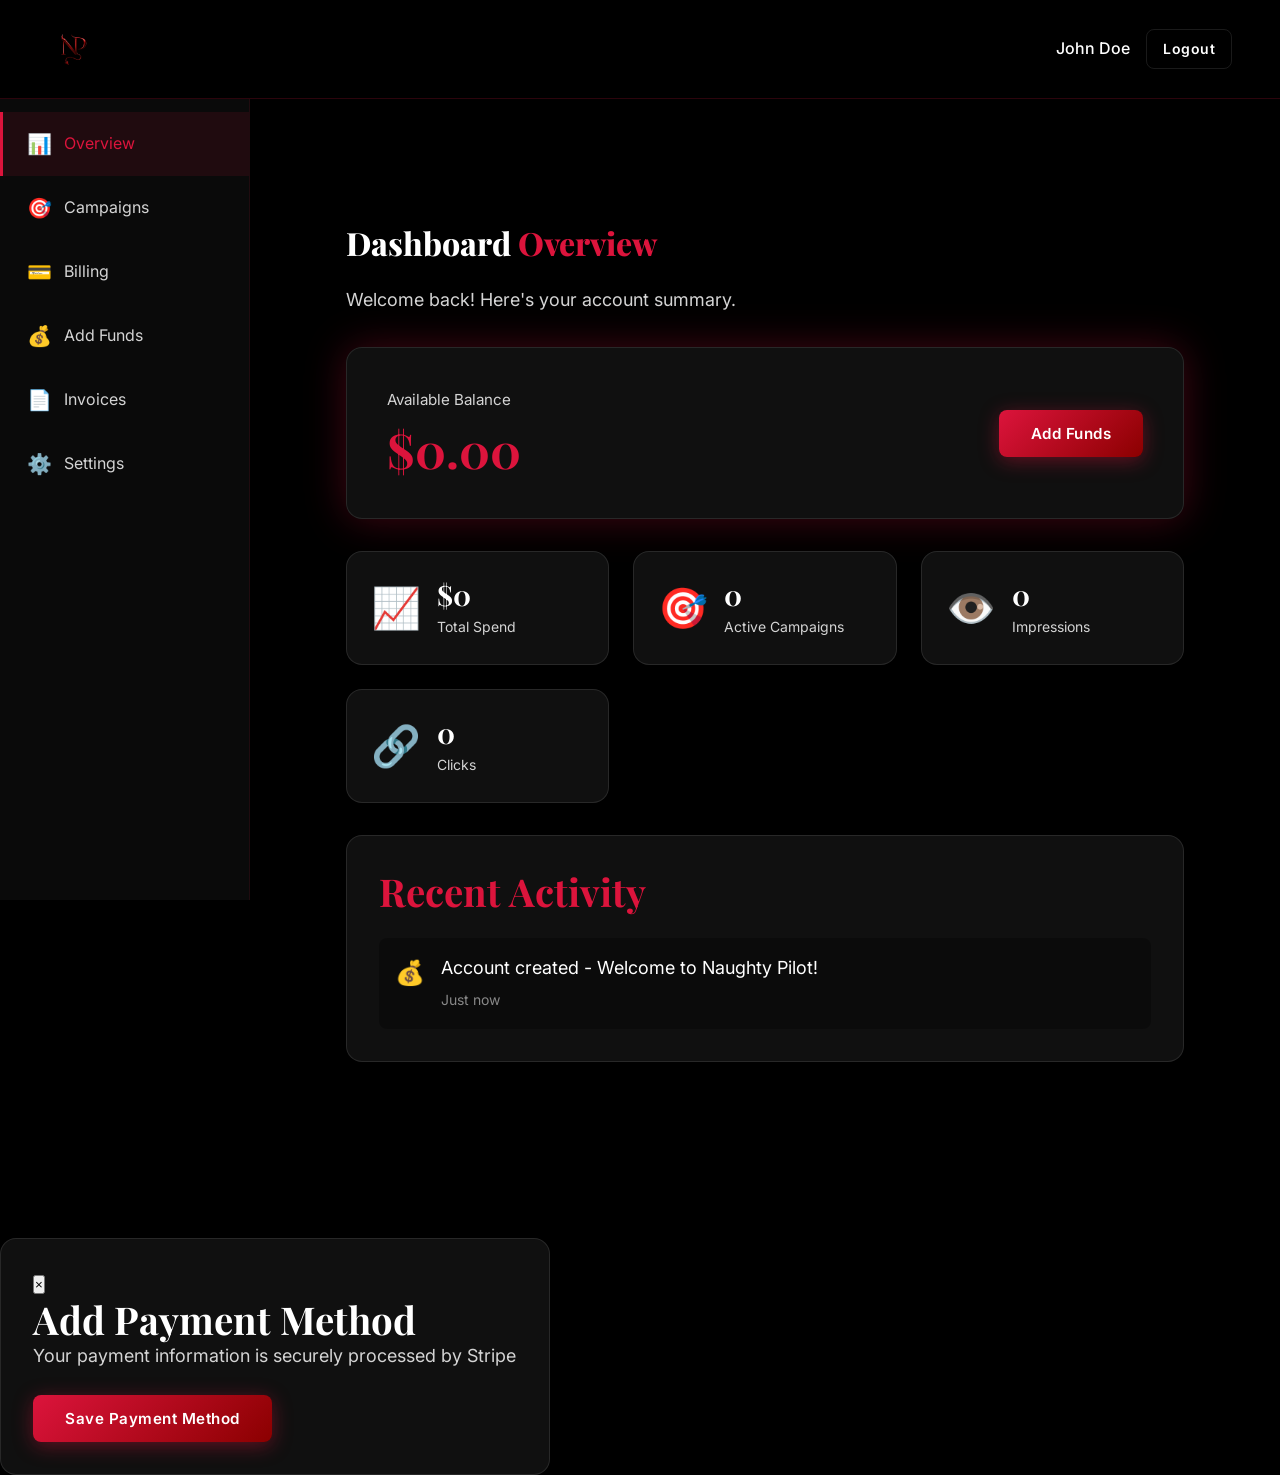
<file: dashboard.html>
<!DOCTYPE html>
<html lang="en">
<head>
  <meta charset="UTF-8">
  <meta name="viewport" content="width=device-width, initial-scale=1.0">
  <title>Dashboard - Naughty Pilot</title>
  <link rel="stylesheet" href="styles/main.css">
  <script src="https://js.stripe.com/v3/"></script>
</head>
<body>
  <!-- Navigation -->
  <nav class="navbar" id="navbar">
    <div class="nav-container">
      <a href="index.html" class="nav-logo">
        <img src="assets/logo.png" alt="Naughty Pilot">
      </a>
      
      <div class="nav-admin-info">
        <span class="user-name" id="userName">John Doe</span>
        <a href="login.html" class="btn btn-ghost btn-sm" style="padding: 0.5rem 1rem; font-size: 0.875rem;">Logout</a>
      </div>
    </div>
  </nav>

  <!-- Dashboard Container -->
  <div class="dashboard-layout">
    <!-- Sidebar -->
    <aside class="dashboard-sidebar">
      <nav class="sidebar-nav">
        <a href="#overview" class="sidebar-link active" data-section="overview">
          <span class="sidebar-icon">📊</span>
          Overview
        </a>
        <a href="#campaigns" class="sidebar-link" data-section="campaigns">
          <span class="sidebar-icon">🎯</span>
          Campaigns
        </a>
        <a href="#billing" class="sidebar-link" data-section="billing">
          <span class="sidebar-icon">💳</span>
          Billing
        </a>
        <a href="#deposits" class="sidebar-link" data-section="deposits">
          <span class="sidebar-icon">💰</span>
          Add Funds
        </a>
        <a href="#invoices" class="sidebar-link" data-section="invoices">
          <span class="sidebar-icon">📄</span>
          Invoices
        </a>
        <a href="#settings" class="sidebar-link" data-section="settings">
          <span class="sidebar-icon">⚙️</span>
          Settings
        </a>
      </nav>
    </aside>

    <!-- Main Content -->
    <main class="dashboard-main">
      
      <!-- Overview Section -->
      <section id="overview-section" class="dashboard-section active">
        <div class="section-header">
          <h1>Dashboard <span class="text-red">Overview</span></h1>
          <p>Welcome back! Here's your account summary.</p>
        </div>

        <!-- Account Balance -->
        <div class="balance-card glass-card glow-red">
          <div class="balance-info">
            <p class="balance-label">Available Balance</p>
            <h2 class="balance-amount" id="accountBalance">$0.00</h2>
          </div>
          <button class="btn btn-primary" onclick="showSection('deposits')">Add Funds</button>
        </div>

        <!-- Stats Grid -->
        <div class="stats-grid">
          <div class="stat-card glass-card">
            <div class="stat-icon">📈</div>
            <div class="stat-info">
              <h3 id="totalSpend">$0</h3>
              <p>Total Spend</p>
            </div>
          </div>
          
          <div class="stat-card glass-card">
            <div class="stat-icon">🎯</div>
            <div class="stat-info">
              <h3 id="activeCampaigns">0</h3>
              <p>Active Campaigns</p>
            </div>
          </div>
          
          <div class="stat-card glass-card">
            <div class="stat-icon">👁️</div>
            <div class="stat-info">
              <h3 id="totalImpressions">0</h3>
              <p>Impressions</p>
            </div>
          </div>
          
          <div class="stat-card glass-card">
            <div class="stat-icon">🔗</div>
            <div class="stat-info">
              <h3 id="totalClicks">0</h3>
              <p>Clicks</p>
            </div>
          </div>
        </div>

        <!-- Recent Activity -->
        <div class="activity-card glass-card">
          <h3>Recent Activity</h3>
          <div class="activity-list" id="activityList">
            <div class="activity-item">
              <span class="activity-icon">💰</span>
              <div class="activity-content">
                <p class="activity-text">Account created - Welcome to Naughty Pilot!</p>
                <span class="activity-time">Just now</span>
              </div>
            </div>
          </div>
        </div>
      </section>

      <!-- Campaigns Section -->
      <section id="campaigns-section" class="dashboard-section">
        <div class="section-header">
          <h1>My <span class="text-red">Campaigns</span></h1>
          <button class="btn btn-primary">Create Campaign</button>
        </div>

        <div class="campaigns-list">
          <div class="empty-state">
            <h3>No campaigns yet</h3>
            <p>Create your first campaign to start driving traffic</p>
            <button class="btn btn-secondary">Create Campaign</button>
          </div>
        </div>
      </section>

      <!-- Billing Section -->
      <section id="billing-section" class="dashboard-section">
        <div class="section-header">
          <h1>Billing & <span class="text-red">Payment Methods</span></h1>
        </div>

        <!-- Payment Methods -->
        <div class="payment-methods-card glass-card">
          <h3>Payment Methods</h3>
          <div id="paymentMethodsList">
            <div class="empty-state-small">
              <p>No payment methods added</p>
              <button class="btn btn-primary" id="addPaymentMethodBtn">Add Payment Method</button>
            </div>
          </div>
        </div>

        <!-- Billing History -->
        <div class="billing-history-card glass-card">
          <h3>Recent Transactions</h3>
          <div class="billing-table">
            <table>
              <thead>
                <tr>
                  <th>Date</th>
                  <th>Description</th>
                  <th>Amount</th>
                  <th>Status</th>
                </tr>
              </thead>
              <tbody id="transactionsTable">
                <tr>
                  <td colspan="4" class="empty-row">No transactions yet</td>
                </tr>
              </tbody>
            </table>
          </div>
        </div>
      </section>

      <!-- Deposits Section -->
      <section id="deposits-section" class="dashboard-section">
        <div class="section-header">
          <h1>Add <span class="text-red">Funds</span></h1>
          <p>Deposit funds to your account balance</p>
        </div>

        <div class="deposit-container">
          <div class="deposit-form-card glass-card">
            <h3>Select Amount</h3>
            
            <div class="amount-presets">
              <button class="amount-btn" data-amount="100">$100</button>
              <button class="amount-btn" data-amount="250">$250</button>
              <button class="amount-btn" data-amount="500">$500</button>
              <button class="amount-btn" data-amount="1000">$1,000</button>
              <button class="amount-btn" data-amount="2500">$2,500</button>
              <button class="amount-btn" data-amount="5000">$5,000</button>
            </div>

            <div class="form-group">
              <label class="form-label">Or enter custom amount</label>
              <div class="amount-input-wrapper">
                <span class="currency-symbol">$</span>
                <input 
                  type="number" 
                  id="depositAmount" 
                  class="form-input amount-input" 
                  placeholder="0.00"
                  min="10"
                  step="1"
                >
              </div>
            </div>

            <div class="deposit-summary">
              <div class="summary-row">
                <span>Deposit Amount:</span>
                <span id="summaryAmount">$0.00</span>
              </div>
              <div class="summary-row">
                <span>Processing Fee (2.9% + $0.30):</span>
                <span id="summaryFee">$0.00</span>
              </div>
              <div class="summary-row total">
                <span>Total to Charge:</span>
                <span id="summaryTotal">$0.00</span>
              </div>
            </div>

            <button class="btn btn-primary btn-full btn-lg" id="depositBtn" disabled>
              Deposit Funds
            </button>

            <p class="deposit-note">
              <small>Funds are instantly available. Secure payment processed by Stripe.</small>
            </p>
          </div>

          <div class="deposit-info-card glass-card">
            <h4>💳 Accepted Payment Methods</h4>
            <ul class="payment-list">
              <li>✓ Credit & Debit Cards</li>
              <li>✓ ACH Bank Transfer</li>
              <li>✓ Apple Pay & Google Pay</li>
              <li>✓ Link (Stripe)</li>
            </ul>

            <h4>🔒 Secure Processing</h4>
            <p>All payments are processed securely through Stripe with PCI DSS Level 1 certification.</p>

            <h4>📊 Instant Availability</h4>
            <p>Deposited funds are immediately available for campaigns. No waiting period.</p>
          </div>
        </div>
      </section>

      <!-- Invoices Section -->
      <section id="invoices-section" class="dashboard-section">
        <div class="section-header">
          <h1><span class="text-red">Invoices</span></h1>
        </div>

        <div class="invoices-card glass-card">
          <div class="invoices-table">
            <table>
              <thead>
                <tr>
                  <th>Invoice #</th>
                  <th>Date</th>
                  <th>Amount</th>
                  <th>Status</th>
                  <th>Actions</th>
                </tr>
              </thead>
              <tbody id="invoicesTable">
                <tr>
                  <td colspan="5" class="empty-row">No invoices yet</td>
                </tr>
              </tbody>
            </table>
          </div>
        </div>
      </section>

      <!-- Settings Section -->
      <section id="settings-section" class="dashboard-section">
        <div class="section-header">
          <h1>Account <span class="text-red">Settings</span></h1>
        </div>

        <div class="settings-card glass-card">
          <h3>Profile Information</h3>
          <form id="profileForm">
            <div class="form-group">
              <label class="form-label">Full Name</label>
              <input type="text" class="form-input" value="John Doe">
            </div>
            
            <div class="form-group">
              <label class="form-label">Email</label>
              <input type="email" class="form-input" value="john@example.com">
            </div>
            
            <div class="form-group">
              <label class="form-label">Company</label>
              <input type="text" class="form-input" value="AdVentures LLC">
            </div>

            <button type="submit" class="btn btn-primary">Save Changes</button>
          </form>
        </div>

        <div class="settings-card glass-card">
          <h3>Change Password</h3>
          <form id="passwordForm">
            <div class="form-group">
              <label class="form-label">Current Password</label>
              <input type="password" class="form-input">
            </div>
            
            <div class="form-group">
              <label class="form-label">New Password</label>
              <input type="password" class="form-input">
            </div>
            
            <div class="form-group">
              <label class="form-label">Confirm New Password</label>
              <input type="password" class="form-input">
            </div>

            <button type="submit" class="btn btn-primary">Update Password</button>
          </form>
        </div>
      </section>

    </main>
  </div>

  <!-- Stripe Payment Modal -->
  <div class="modal" id="stripeModal">
    <div class="modal-content modal-medium glass-card">
      <button class="modal-close" id="stripeModalClose">&times;</button>
      <h3>Add Payment Method</h3>
      <p>Your payment information is securely processed by Stripe</p>
      
      <form id="payment-form">
        <div id="payment-element"></div>
        <div id="payment-errors" class="message message-error" style="display: none;"></div>
        <button type="submit" class="btn btn-primary btn-full btn-lg" id="submit-payment">
          <span id="button-text">Save Payment Method</span>
          <div class="spinner" id="spinner" style="display: none;"></div>
        </button>
      </form>
    </div>
  </div>

  <style>
    body {
      padding-top: 0;
    }

    .navbar {
      position: fixed;
      background: rgba(0, 0, 0, 0.98);
      border-bottom: 1px solid rgba(220, 20, 60, 0.2);
    }
    
    .nav-admin-info {
      display: flex;
      align-items: center;
      gap: 1rem;
    }

    .user-name {
      color: var(--np-white);
      font-weight: 500;
    }

    .dashboard-layout {
      min-height: 100vh;
      padding-top: 80px;
    }

    .dashboard-sidebar {
      background: var(--np-deep-black);
      border-right: 1px solid rgba(220, 20, 60, 0.1);
      padding: 2rem 0;
      position: fixed;
      left: 0;
      top: 80px;
      bottom: 0;
      width: 250px;
      overflow-y: auto;
      z-index: 10;
    }

    .sidebar-nav {
      display: flex;
      flex-direction: column;
    }

    .sidebar-link {
      display: flex;
      align-items: center;
      gap: 0.75rem;
      padding: 1rem 1.5rem;
      color: var(--np-gray-light);
      text-decoration: none;
      transition: all var(--transition-fast);
      border-left: 3px solid transparent;
    }

    .sidebar-link:hover {
      background: rgba(220, 20, 60, 0.05);
      color: var(--np-white);
    }

    .sidebar-link.active {
      background: rgba(220, 20, 60, 0.1);
      color: var(--np-red);
      border-left-color: var(--np-red);
    }

    .sidebar-icon {
      font-size: 1.25rem;
    }

    .dashboard-main {
      padding: 3rem;
      margin-left: 250px;
    }

    .dashboard-section {
      display: none;
    }

    .dashboard-section.active {
      display: block;
    }

    .section-header {
      margin-bottom: 2rem;
      display: flex;
      justify-content: space-between;
      align-items: flex-start;
      flex-wrap: wrap;
      gap: 1rem;
    }

    .section-header h1 {
      font-size: 2rem;
      margin: 0;
      flex: 1 1 auto;
    }

    .section-header p {
      color: var(--np-gray-light);
      margin: 0.5rem 0 0;
      width: 100%;
    }
    
    .section-header .btn {
      flex-shrink: 0;
    }

    .balance-card {
      padding: 2.5rem;
      display: flex;
      justify-content: space-between;
      align-items: center;
      margin-bottom: 2rem;
    }

    .balance-amount {
      font-size: 3rem;
      color: var(--np-red);
      margin: 0.5rem 0 0;
    }

    .balance-label {
      color: var(--np-gray-light);
      font-size: 0.95rem;
      margin: 0;
    }

    .stats-grid {
      display: grid;
      grid-template-columns: repeat(auto-fit, minmax(220px, 1fr));
      gap: 1.5rem;
      margin-bottom: 2rem;
    }

    .stat-card {
      padding: 1.5rem;
      display: flex;
      gap: 1rem;
      align-items: center;
    }

    .stat-icon {
      font-size: 2.5rem;
    }

    .stat-info h3 {
      font-size: 1.75rem;
      color: var(--np-white);
      margin: 0 0 0.25rem;
    }

    .stat-info p {
      font-size: 0.875rem;
      color: var(--np-gray-light);
      margin: 0;
    }

    .activity-card, .payment-methods-card, .billing-history-card, .invoices-card, .settings-card {
      padding: 2rem;
      margin-bottom: 2rem;
    }

    .activity-card h3, .payment-methods-card h3, .billing-history-card h3, .invoices-card h3, .settings-card h3 {
      margin: 0 0 1.5rem;
      color: var(--np-red);
    }

    .activity-list {
      display: flex;
      flex-direction: column;
      gap: 1rem;
    }

    .activity-item {
      display: flex;
      gap: 1rem;
      padding: 1rem;
      background: rgba(0, 0, 0, 0.3);
      border-radius: 8px;
    }

    .activity-icon {
      font-size: 1.5rem;
    }

    .activity-content {
      flex: 1;
    }

    .activity-text {
      margin: 0 0 0.25rem;
      color: var(--np-white);
    }

    .activity-time {
      font-size: 0.875rem;
      color: var(--np-gray);
    }

    .empty-state {
      text-align: center;
      padding: 4rem 2rem;
    }

    .empty-state h3 {
      color: var(--np-white);
      margin-bottom: 0.5rem;
    }

    .empty-state p {
      color: var(--np-gray-light);
      margin-bottom: 1.5rem;
    }

    .empty-state-small {
      text-align: center;
      padding: 2rem;
    }

    .billing-table, .invoices-table {
      overflow-x: auto;
    }

    table {
      width: 100%;
      border-collapse: collapse;
    }

    th {
      text-align: left;
      padding: 1rem;
      border-bottom: 1px solid rgba(220, 20, 60, 0.2);
      color: var(--np-red);
      font-size: 0.875rem;
      text-transform: uppercase;
      letter-spacing: 0.5px;
    }

    td {
      padding: 1rem;
      border-bottom: 1px solid rgba(255, 255, 255, 0.05);
      color: var(--np-gray-light);
    }

    .empty-row {
      text-align: center;
      padding: 3rem 1rem;
      color: var(--np-gray);
    }

    .deposit-container {
      display: grid;
      grid-template-columns: 1.5fr 1fr;
      gap: 2rem;
    }

    .deposit-form-card, .deposit-info-card {
      padding: 2rem;
    }

    .deposit-form-card h3, .deposit-info-card h4 {
      margin: 0 0 1.5rem;
      color: var(--np-red);
    }

    .amount-presets {
      display: grid;
      grid-template-columns: repeat(3, 1fr);
      gap: 1rem;
      margin-bottom: 2rem;
    }

    .amount-btn {
      padding: 1rem;
      background: rgba(220, 20, 60, 0.1);
      border: 2px solid rgba(220, 20, 60, 0.2);
      border-radius: 8px;
      color: var(--np-white);
      font-weight: 600;
      font-size: 1.125rem;
      cursor: pointer;
      transition: all var(--transition-fast);
      font-family: var(--font-body);
    }

    .amount-btn:hover, .amount-btn.active {
      background: rgba(220, 20, 60, 0.2);
      border-color: var(--np-red);
    }

    .amount-input-wrapper {
      position: relative;
    }

    .currency-symbol {
      position: absolute;
      left: 1rem;
      top: 50%;
      transform: translateY(-50%);
      color: var(--np-gray);
      font-size: 1.125rem;
      font-weight: 600;
    }

    .amount-input {
      padding-left: 2.5rem;
      font-size: 1.125rem;
      font-weight: 600;
    }

    .deposit-summary {
      background: rgba(0, 0, 0, 0.3);
      padding: 1.5rem;
      border-radius: 8px;
      margin: 2rem 0;
    }

    .summary-row {
      display: flex;
      justify-content: space-between;
      padding: 0.75rem 0;
      color: var(--np-gray-light);
    }

    .summary-row.total {
      border-top: 1px solid rgba(220, 20, 60, 0.2);
      margin-top: 0.5rem;
      padding-top: 1rem;
      font-weight: 600;
      font-size: 1.125rem;
      color: var(--np-white);
    }

    .deposit-note {
      text-align: center;
      margin-top: 1rem;
      color: var(--np-gray);
    }

    .payment-list {
      list-style: none;
      padding: 0;
      margin-bottom: 2rem;
    }

    .payment-list li {
      padding: 0.5rem 0;
      color: var(--np-gray-light);
    }

    .deposit-info-card h4 {
      font-size: 1rem;
      margin-top: 1.5rem;
    }

    .deposit-info-card p {
      font-size: 0.9rem;
      line-height: 1.6;
      color: var(--np-gray-light);
    }

    .modal-medium {
      max-width: 550px;
    }

    #payment-element {
      margin: 1.5rem 0;
    }

    @media (max-width: 768px) {
      .dashboard-sidebar {
        position: relative;
        width: 100%;
        border-right: none;
        border-bottom: 1px solid rgba(220, 20, 60, 0.1);
        top: 0;
      }

      .dashboard-main {
        margin-left: 0;
        padding: 2rem;
      }

      .deposit-container {
        grid-template-columns: 1fr;
      }
      
      .stats-grid {
        grid-template-columns: 1fr;
      }
    }

    @media (max-width: 480px) {
      .balance-card {
        flex-direction: column;
        text-align: center;
        gap: 1.5rem;
      }

      .amount-presets {
        grid-template-columns: repeat(2, 1fr);
      }
      
      .section-header {
        flex-direction: column;
        align-items: stretch;
      }
      
      .section-header .btn {
        width: 100%;
      }
    }
  </style>

  <script>
    // Initialize Stripe
    const stripe = Stripe('pk_test_YOUR_PUBLISHABLE_KEY'); // Replace with your Stripe publishable key
    let elements;
    let paymentElement;

    // Navigation
    document.querySelectorAll('.sidebar-link').forEach(link => {
      link.addEventListener('click', (e) => {
        e.preventDefault();
        const section = link.dataset.section;
        showSection(section);
      });
    });

    function showSection(sectionName) {
      // Update sidebar
      document.querySelectorAll('.sidebar-link').forEach(l => l.classList.remove('active'));
      document.querySelector(`[data-section="${sectionName}"]`).classList.add('active');
      
      // Update content
      document.querySelectorAll('.dashboard-section').forEach(s => s.classList.remove('active'));
      document.getElementById(`${sectionName}-section`).classList.add('active');
    }

    // Deposit amount handling
    const depositAmountInput = document.getElementById('depositAmount');
    const depositBtn = document.getElementById('depositBtn');
    const amountBtns = document.querySelectorAll('.amount-btn');

    amountBtns.forEach(btn => {
      btn.addEventListener('click', () => {
        amountBtns.forEach(b => b.classList.remove('active'));
        btn.classList.add('active');
        const amount = btn.dataset.amount;
        depositAmountInput.value = amount;
        updateDepositSummary(parseFloat(amount));
      });
    });

    depositAmountInput.addEventListener('input', () => {
      amountBtns.forEach(b => b.classList.remove('active'));
      const amount = parseFloat(depositAmountInput.value) || 0;
      updateDepositSummary(amount);
    });

    function updateDepositSummary(amount) {
      const fee = amount * 0.029 + 0.30;
      const total = amount + fee;

      document.getElementById('summaryAmount').textContent = `$${amount.toFixed(2)}`;
      document.getElementById('summaryFee').textContent = `$${fee.toFixed(2)}`;
      document.getElementById('summaryTotal').textContent = `$${total.toFixed(2)}`;

      depositBtn.disabled = amount < 10;
    }

    // Deposit button
    depositBtn.addEventListener('click', async () => {
      const amount = parseFloat(depositAmountInput.value);
      if (amount < 10) {
        alert('Minimum deposit is $10');
        return;
      }

      depositBtn.disabled = true;
      depositBtn.innerHTML = '<div class="spinner"></div> Processing...';

      // In production, create payment intent on your backend
      // const response = await fetch('/api/create-payment-intent', {
      //   method: 'POST',
      //   headers: { 'Content-Type': 'application/json' },
      //   body: JSON.stringify({ amount: amount * 100 }) // Amount in cents
      // });
      // const { clientSecret } = await response.json();

      // For demo
      setTimeout(() => {
        alert(`Deposit of $${amount} would be processed here.\n\nIn production, integrate with:\n1. Your backend to create Stripe Payment Intent\n2. Stripe Elements to collect payment\n3. Update account balance on success`);
        depositBtn.disabled = false;
        depositBtn.innerHTML = 'Deposit Funds';
      }, 1500);
    });

    // Add Payment Method
    document.getElementById('addPaymentMethodBtn')?.addEventListener('click', async () => {
      document.getElementById('stripeModal').classList.add('active');
      
      if (!elements) {
        // In production, create SetupIntent on your backend
        // const response = await fetch('/api/create-setup-intent', { method: 'POST' });
        // const { clientSecret } = await response.json();

        const clientSecret = 'seti_test_demo'; // Demo only

        elements = stripe.elements({ clientSecret });
        paymentElement = elements.create('payment');
        paymentElement.mount('#payment-element');
      }
    });

    // Close modal
    document.getElementById('stripeModalClose')?.addEventListener('click', () => {
      document.getElementById('stripeModal').classList.remove('active');
    });

    // Payment form submission
    document.getElementById('payment-form')?.addEventListener('submit', async (e) => {
      e.preventDefault();
      
      const submitBtn = document.getElementById('submit-payment');
      const buttonText = document.getElementById('button-text');
      const spinner = document.getElementById('spinner');

      submitBtn.disabled = true;
      buttonText.style.display = 'none';
      spinner.style.display = 'inline-block';

      // In production, confirm setup with Stripe
      // const { error } = await stripe.confirmSetup({
      //   elements,
      //   confirmParams: {
      //     return_url: window.location.origin + '/dashboard.html',
      //   },
      // });

      setTimeout(() => {
        alert('Payment method would be saved here.\n\nIn production:\n1. Create SetupIntent on backend\n2. Confirm with Stripe\n3. Save payment method to customer');
        
        submitBtn.disabled = false;
        buttonText.style.display = 'inline';
        spinner.style.display = 'none';
        document.getElementById('stripeModal').classList.remove('active');
      }, 1500);
    });

    // Demo data
    updateDepositSummary(0);
  </script>
</body>
</html>
</file>
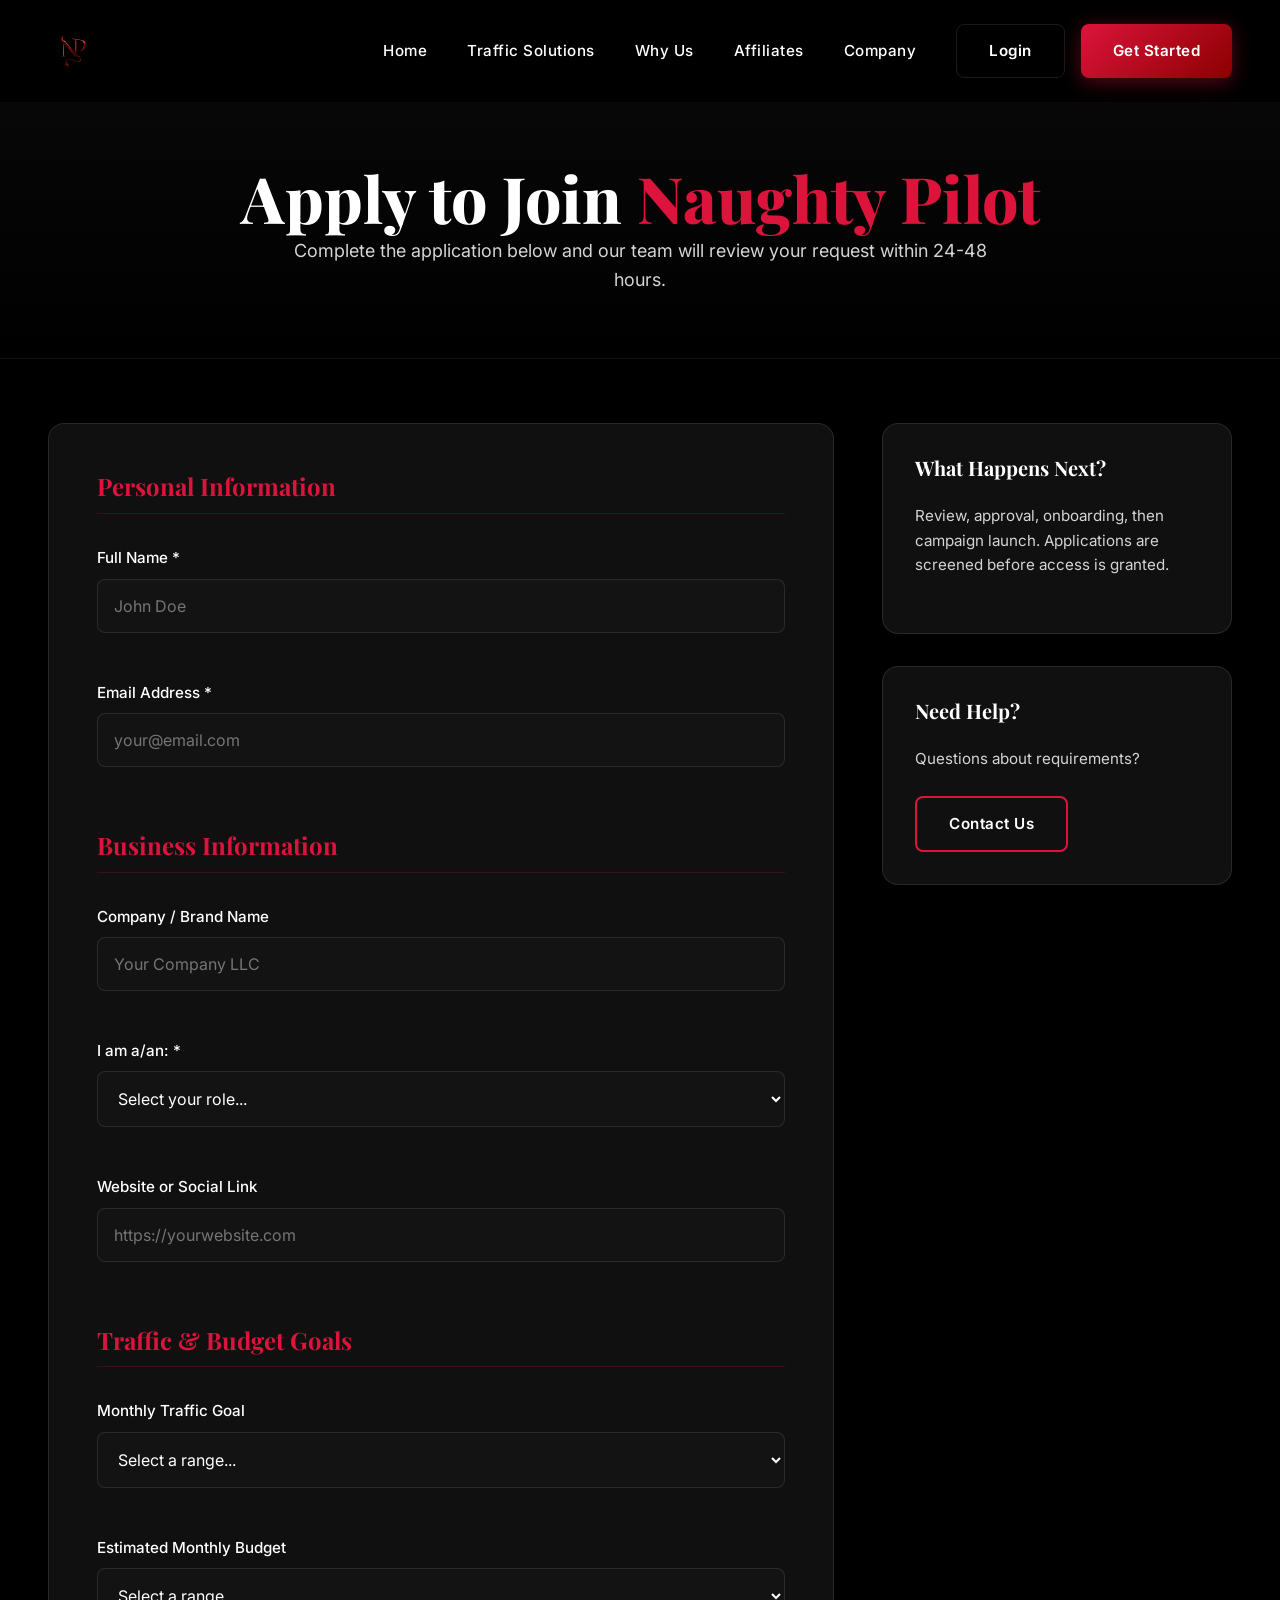
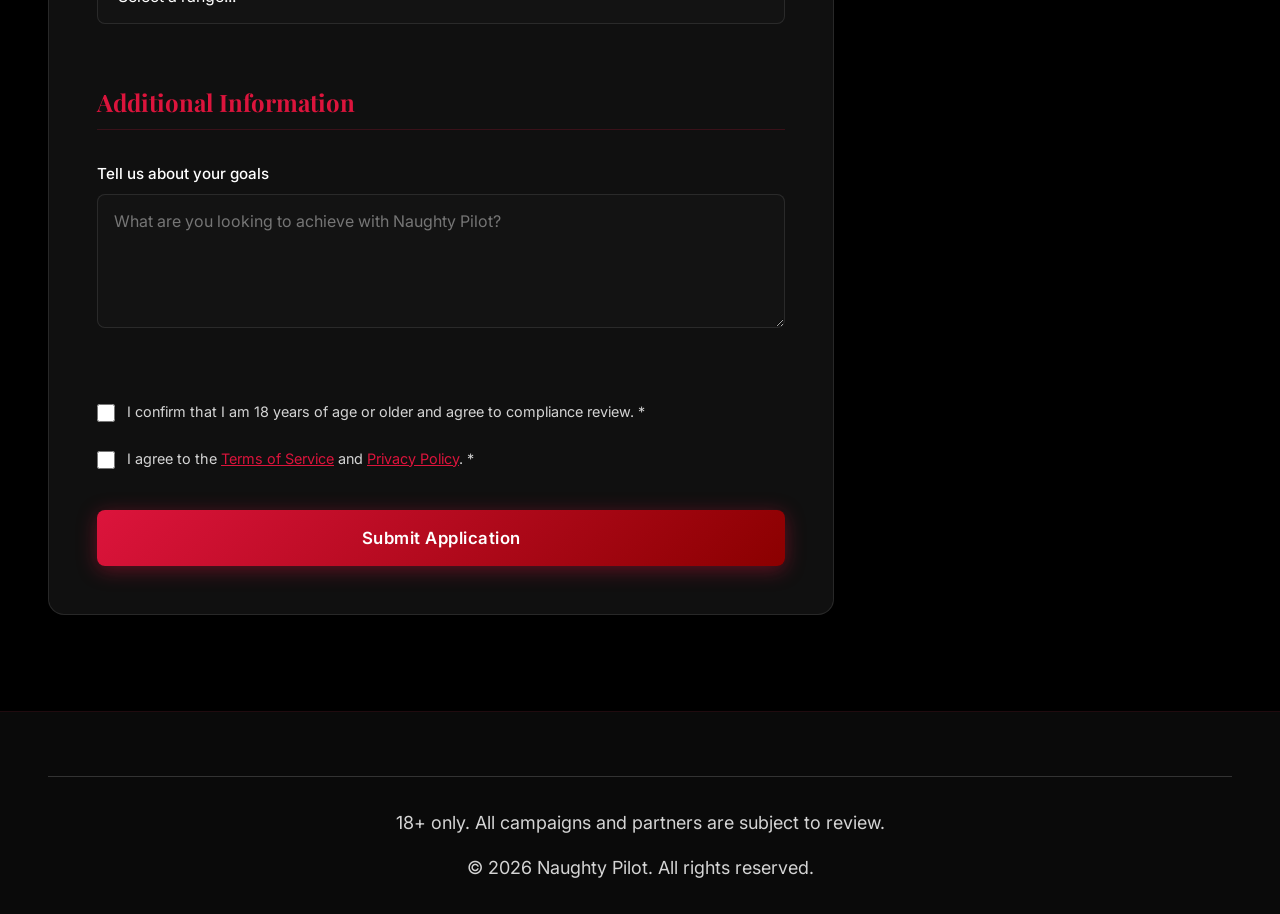
<file: get-started.html>
<!DOCTYPE html>
<html lang="en">
<head>
  <meta charset="UTF-8">
  <meta name="viewport" content="width=device-width, initial-scale=1.0">
  <title>Get Started - Naughty Pilot</title>
  <meta name="description" content="Apply to become a Naughty Pilot partner. Join the world's leading adult traffic network.">
  <link rel="stylesheet" href="styles/main.css">
</head>
<body>
  <nav class="navbar" id="navbar">
    <div class="nav-container">
      <a href="index.html" class="nav-logo">
        <img src="assets/logo.png" alt="Naughty Pilot">
      </a>
      <button class="mobile-menu-toggle" id="mobileMenuToggle" aria-label="Toggle menu"><span></span><span></span><span></span></button>
      <ul class="nav-menu" id="navMenu">
        <li class="nav-item"><a href="index.html" class="nav-link">Home</a></li>
        <li class="nav-item"><a href="traffic-solutions.html" class="nav-link">Traffic Solutions</a></li>
        <li class="nav-item"><a href="why-us.html" class="nav-link">Why Us</a></li>
        <li class="nav-item"><a href="affiliates.html" class="nav-link">Affiliates</a></li>
        <li class="nav-item"><a href="company.html" class="nav-link">Company</a></li>
        <li class="nav-item nav-cta"><a href="login.html" class="btn btn-ghost">Login</a><a href="get-started.html" class="btn btn-primary active">Get Started</a></li>
      </ul>
    </div>
  </nav>

  <section class="app-header">
    <div class="app-header-content">
      <h1>Apply to Join <span class="text-red">Naughty Pilot</span></h1>
      <p class="app-subtitle">Complete the application below and our team will review your request within 24-48 hours.</p>
    </div>
  </section>

  <section class="app-section">
    <div class="app-container">
      <div class="app-form-container">
        <div id="successMessage" class="message message-success" style="display: none;">
          <strong>Application prepared.</strong> Your email app should open with the completed application. Send it to finish submission.
        </div>
        <div id="errorMessage" class="message message-error" style="display: none;">
          <strong>Action needed:</strong> <span id="errorText">Email app did not open. Please email your application details to applications@naughtyp.com.</span>
        </div>

        <form class="application-form" id="applicationForm">
          <div class="form-section"><h3>Personal Information</h3>
            <div class="form-group"><label for="fullName" class="form-label">Full Name *</label><input type="text" id="fullName" name="fullName" class="form-input" placeholder="John Doe" required></div>
            <div class="form-group"><label for="email" class="form-label">Email Address *</label><input type="email" id="email" name="email" class="form-input" placeholder="your@email.com" required></div>
          </div>
          <div class="form-section"><h3>Business Information</h3>
            <div class="form-group"><label for="company" class="form-label">Company / Brand Name</label><input type="text" id="company" name="company" class="form-input" placeholder="Your Company LLC"></div>
            <div class="form-group"><label for="role" class="form-label">I am a/an: *</label><select id="role" name="role" class="form-select" required><option value="">Select your role...</option><option value="advertiser">Advertiser - I want to buy traffic</option><option value="publisher">Publisher - I want to monetize my traffic</option><option value="creator">Creator - I want to grow my audience</option><option value="affiliate">Affiliate - I want to refer partners</option><option value="agency">Agency - I represent clients</option><option value="other">Other</option></select></div>
            <div class="form-group"><label for="website" class="form-label">Website or Social Link</label><input type="url" id="website" name="website" class="form-input" placeholder="https://yourwebsite.com"></div>
          </div>
          <div class="form-section"><h3>Traffic & Budget Goals</h3>
            <div class="form-group"><label for="trafficGoal" class="form-label">Monthly Traffic Goal</label><select id="trafficGoal" name="trafficGoal" class="form-select"><option value="">Select a range...</option><option value="testing">Testing - Under 100K impressions</option><option value="small">Small - 100K - 1M impressions</option><option value="medium">Medium - 1M - 10M impressions</option><option value="large">Large - 10M - 100M impressions</option><option value="enterprise">Enterprise - 100M+ impressions</option></select></div>
            <div class="form-group"><label for="budget" class="form-label">Estimated Monthly Budget</label><select id="budget" name="budget" class="form-select"><option value="">Select a range...</option><option value="under1k">Under $1,000</option><option value="1k-5k">$1,000 - $5,000</option><option value="5k-10k">$5,000 - $10,000</option><option value="10k-25k">$10,000 - $25,000</option><option value="25k-50k">$25,000 - $50,000</option><option value="50k-100k">$50,000 - $100,000</option><option value="100k+">$100,000+</option></select></div>
          </div>
          <div class="form-section"><h3>Additional Information</h3><div class="form-group"><label for="message" class="form-label">Tell us about your goals</label><textarea id="message" name="message" class="form-textarea" rows="5" placeholder="What are you looking to achieve with Naughty Pilot?"></textarea></div></div>
          <div class="form-section">
            <div class="form-checkbox"><input type="checkbox" id="ageConsent" name="ageConsent" required><label for="ageConsent">I confirm that I am 18 years of age or older and agree to compliance review. *</label></div>
            <div class="form-checkbox"><input type="checkbox" id="termsConsent" name="termsConsent" required><label for="termsConsent">I agree to the <a href="company.html#terms" class="text-red" target="_blank" rel="noopener">Terms of Service</a> and <a href="company.html#privacy" class="text-red" target="_blank" rel="noopener">Privacy Policy</a>. *</label></div>
          </div>
          <button type="submit" class="btn btn-primary btn-full btn-lg" id="submitBtn">Submit Application</button>
        </form>
      </div>
      <div class="app-sidebar"><div class="sidebar-card glass-card"><h4>What Happens Next?</h4><p>Review, approval, onboarding, then campaign launch. Applications are screened before access is granted.</p></div><div class="sidebar-card glass-card"><h4>Need Help?</h4><p>Questions about requirements?</p><a href="company.html#contact" class="btn btn-secondary btn-full">Contact Us</a></div></div>
    </div>
  </section>

  <footer class="footer"><div class="footer-bottom"><p>18+ only. All campaigns and partners are subject to review.</p><p style="margin-top: 1rem;">&copy; 2026 Naughty Pilot. All rights reserved.</p></div></footer>

  <style>
    .app-header{padding:10rem 3rem 4rem;text-align:center;background:linear-gradient(180deg,rgba(10,10,10,1) 0%,rgba(0,0,0,1) 100%);border-bottom:1px solid rgba(220,20,60,.1)}.app-subtitle{font-size:1.125rem;color:var(--np-gray-light);max-width:700px;margin:0 auto}.app-section{padding:4rem 3rem 6rem}.app-container{max-width:1200px;margin:0 auto;display:grid;grid-template-columns:1fr 350px;gap:3rem;align-items:start}.app-form-container{background:var(--glass-bg);backdrop-filter:blur(20px);border:1px solid var(--glass-border);border-radius:16px;padding:3rem}.application-form{display:flex;flex-direction:column;gap:2.5rem}.form-section{display:flex;flex-direction:column;gap:1.5rem}.form-section h3{font-size:1.5rem;color:var(--np-red);margin-bottom:.5rem;padding-bottom:.75rem;border-bottom:1px solid rgba(220,20,60,.2)}.btn-lg{padding:1.125rem 2.5rem;font-size:1.05rem}.app-sidebar{display:flex;flex-direction:column;gap:2rem;position:sticky;top:100px}.sidebar-card{padding:2rem}.sidebar-card h4{font-size:1.25rem;margin-bottom:1.5rem;color:var(--np-white)}.sidebar-card p{font-size:.95rem;line-height:1.6;margin-bottom:1.5rem}@media(max-width:1024px){.app-container{grid-template-columns:1fr}.app-sidebar{position:static;max-width:100%}}@media(max-width:768px){.app-header{padding:8rem 2rem 3rem}.app-section{padding:3rem 2rem 4rem}.app-form-container{padding:2rem}}
  </style>

  <script>
    const navbar=document.getElementById('navbar');window.addEventListener('scroll',()=>{window.scrollY>50?navbar.classList.add('scrolled'):navbar.classList.remove('scrolled')});
    const mobileMenuToggle=document.getElementById('mobileMenuToggle');const navMenu=document.getElementById('navMenu');mobileMenuToggle.addEventListener('click',()=>navMenu.classList.toggle('active'));document.addEventListener('click',e=>{if(!navMenu.contains(e.target)&&!mobileMenuToggle.contains(e.target))navMenu.classList.remove('active')});
    const applicationForm=document.getElementById('applicationForm');const submitBtn=document.getElementById('submitBtn');const successMessage=document.getElementById('successMessage');const errorMessage=document.getElementById('errorMessage');const errorText=document.getElementById('errorText');
    applicationForm.addEventListener('submit',e=>{e.preventDefault();successMessage.style.display='none';errorMessage.style.display='none';const formData=new FormData(applicationForm);const lines=['New Naughty Pilot Application','',`Name: ${formData.get('fullName')}`,`Email: ${formData.get('email')}`,`Company: ${formData.get('company')||'N/A'}`,`Role: ${formData.get('role')}`,`Website: ${formData.get('website')||'N/A'}`,`Traffic goal: ${formData.get('trafficGoal')||'N/A'}`,`Budget: ${formData.get('budget')||'N/A'}`,'',`Message: ${formData.get('message')||'N/A'}`,'','Age consent: Yes','Terms consent: Yes'];const subject=encodeURIComponent('New Naughty Pilot Application');const body=encodeURIComponent(lines.join('\n'));const mailto=`mailto:applications@naughtyp.com?subject=${subject}&body=${body}`;submitBtn.disabled=true;submitBtn.textContent='Opening email...';window.location.href=mailto;successMessage.style.display='block';setTimeout(()=>{submitBtn.disabled=false;submitBtn.textContent='Submit Application';errorText.textContent='If your email app did not open, send your application details to applications@naughtyp.com.';errorMessage.style.display='block'},1200)});
  </script>
</body>
</html>
</file>
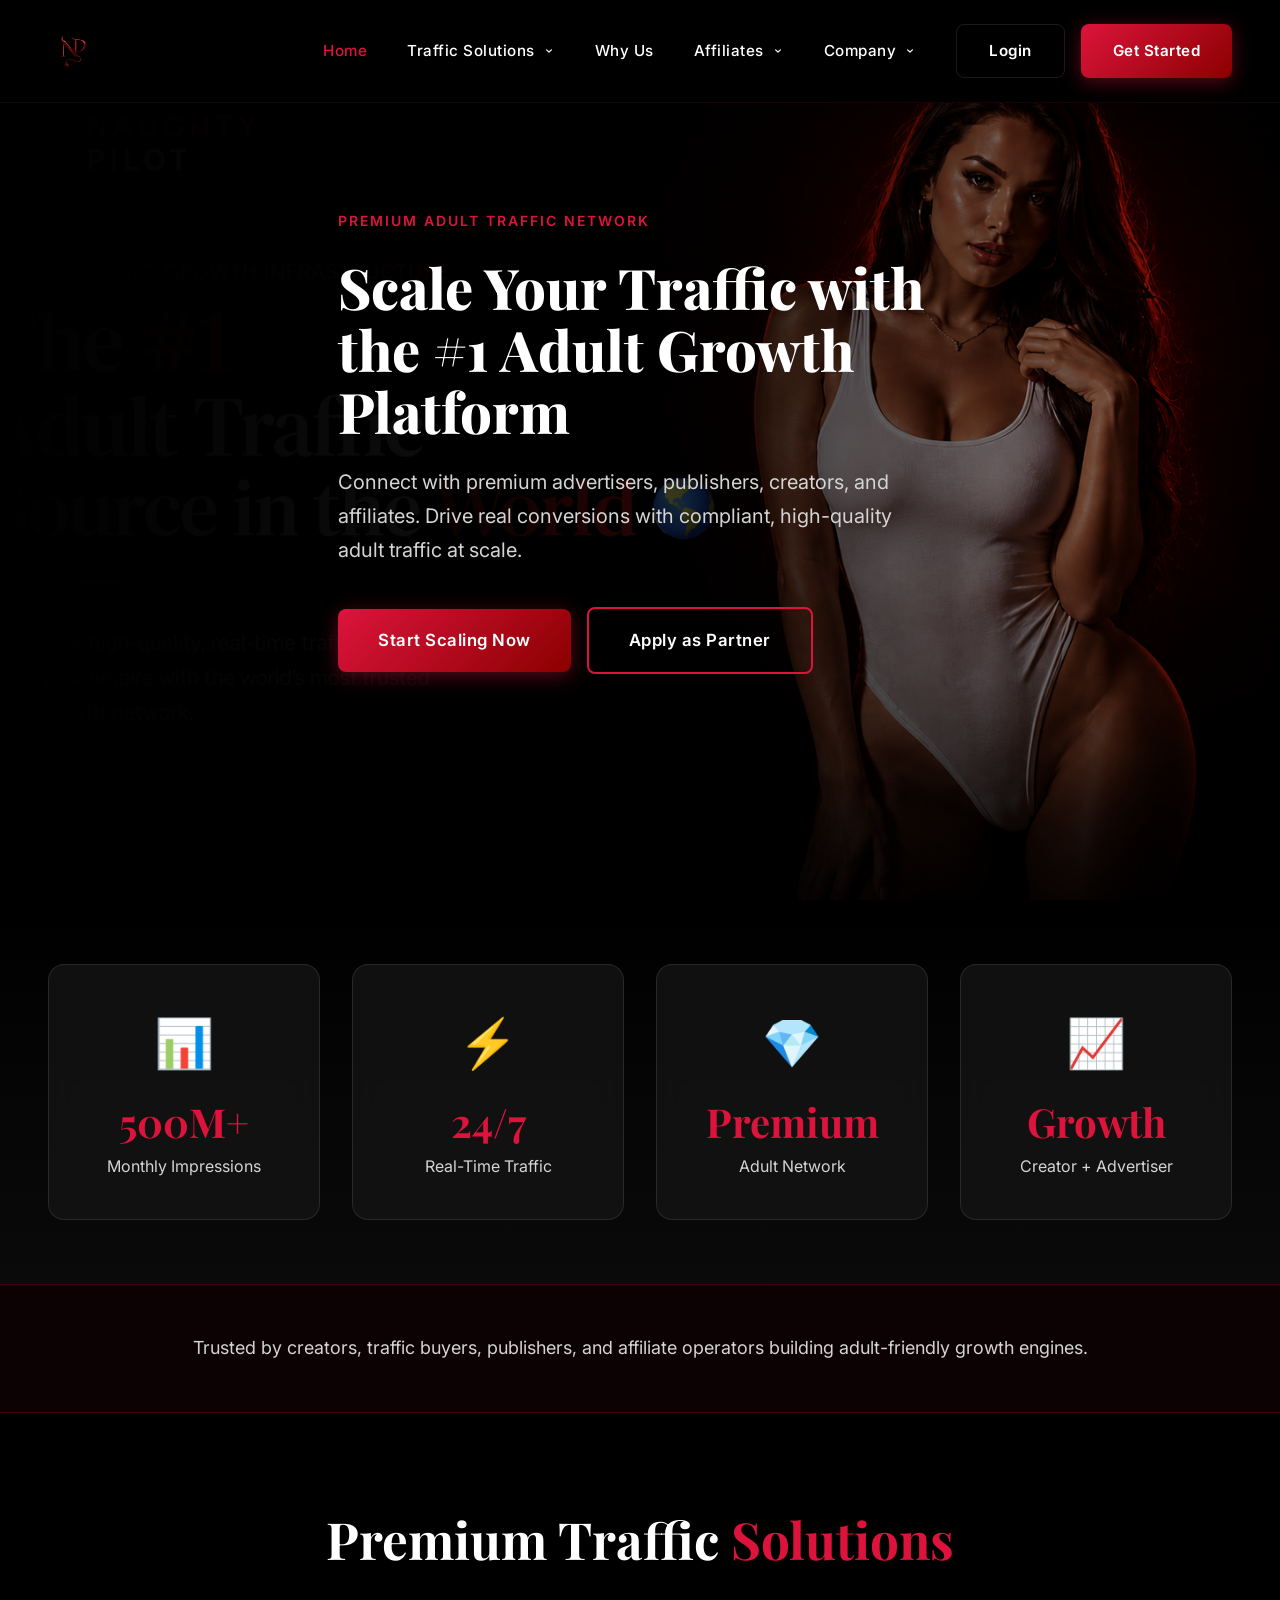
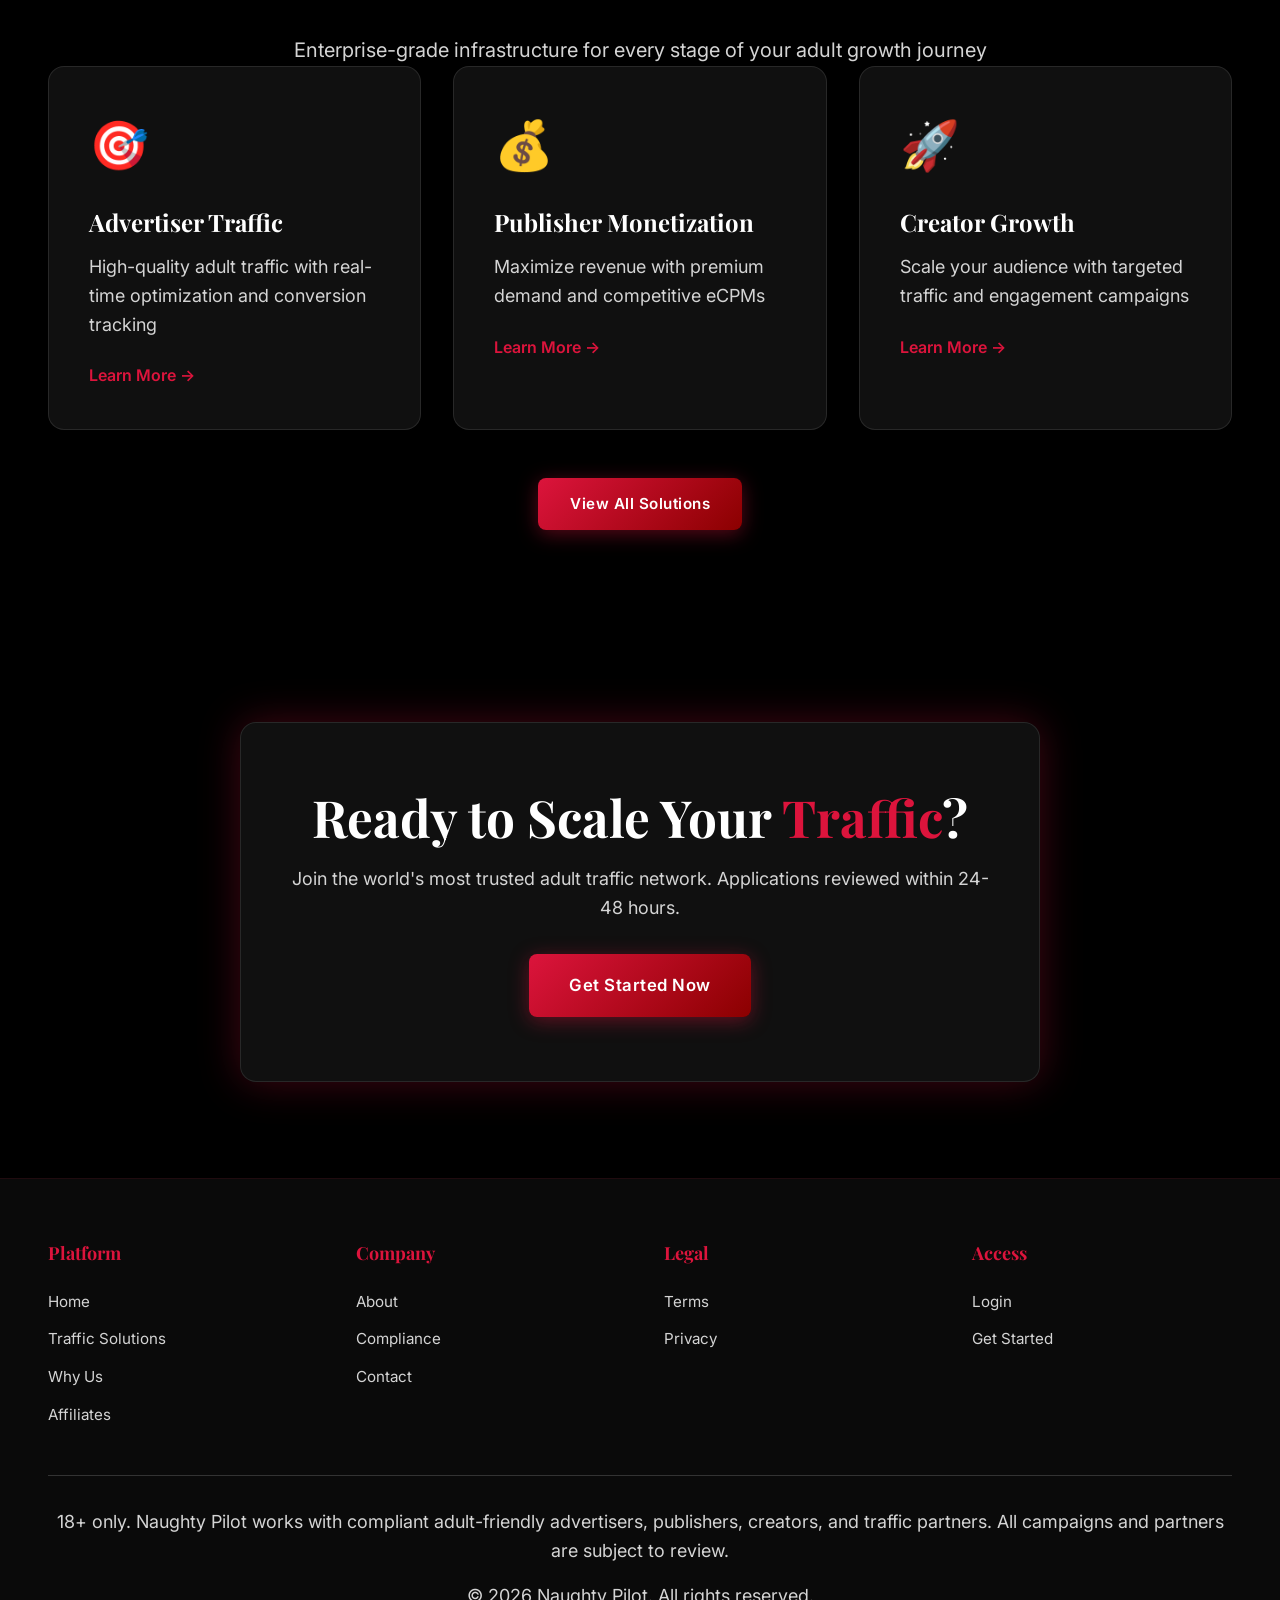
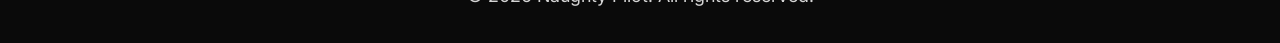
<file: index-backup.html>
<!DOCTYPE html>
<html lang="en">
<head>
  <meta charset="UTF-8">
  <meta name="viewport" content="width=device-width, initial-scale=1.0">
  <title>Naughty Pilot - Premium Adult Traffic Network</title>
  <meta name="description" content="Premium adult-growth infrastructure for creators, advertisers, publishers, and affiliate partners built to scale traffic, conversions, and revenue with discretion.">
  <link rel="stylesheet" href="styles/main.css">
</head>
<body>
  <!-- Navigation -->
  <nav class="navbar" id="navbar">
    <div class="nav-container">
      <a href="index.html" class="nav-logo">
        <img src="assets/logo.png" alt="Naughty Pilot">
      </a>
      
      <button class="mobile-menu-toggle" id="mobileMenuToggle" aria-label="Toggle menu">
        <span></span>
        <span></span>
        <span></span>
      </button>
      
      <ul class="nav-menu" id="navMenu">
        <li class="nav-item">
          <a href="index.html" class="nav-link active">Home</a>
        </li>
        
        <li class="nav-item">
          <a class="nav-link">
            Traffic Solutions
            <svg fill="currentColor" viewBox="0 0 20 20"><path d="M5.293 7.293a1 1 0 011.414 0L10 10.586l3.293-3.293a1 1 0 111.414 1.414l-4 4a1 1 0 01-1.414 0l-4-4a1 1 0 010-1.414z"></path></svg>
          </a>
          <div class="dropdown-menu">
            <a href="traffic-solutions.html#advertiser" class="dropdown-link"></a>
            <a href="traffic-solutions.html#publisher" class="dropdown-link">Publisher Monetization</a>
            <a href="traffic-solutions.html#creator" class="dropdown-link">Creator Growth</a>
            <a href="traffic-solutions.html#realtime" class="dropdown-link">Real-Time Traffic</a>
            <a href="traffic-solutions.html#scaling" class="dropdown-link">Campaign Scaling</a>
          </div>
        </li>
        
        <li class="nav-item">
          <a href="why-us.html" class="nav-link">Why Us</a>
        </li>
        
        <li class="nav-item">
          <a class="nav-link">
            Affiliates
            <svg fill="currentColor" viewBox="0 0 20 20"><path d="M5.293 7.293a1 1 0 011.414 0L10 10.586l3.293-3.293a1 1 0 111.414 1.414l-4 4a1 1 0 01-1.414 0l-4-4a1 1 0 010-1.414z"></path></svg>
          </a>
          <div class="dropdown-menu">
            <a href="affiliates.html#program" class="dropdown-link">Partner Program</a>
            <a href="affiliates.html#payouts" class="dropdown-link">Payouts</a>
            <a href="affiliates.html#apply" class="dropdown-link">Apply as Affiliate</a>
          </div>
        </li>
        
        <li class="nav-item">
          <a class="nav-link">
            Company
            <svg fill="currentColor" viewBox="0 0 20 20"><path d="M5.293 7.293a1 1 0 011.414 0L10 10.586l3.293-3.293a1 1 0 111.414 1.414l-4 4a1 1 0 01-1.414 0l-4-4a1 1 0 010-1.414z"></path></svg>
          </a>
          <div class="dropdown-menu">
            <a href="company.html#about" class="dropdown-link">About</a>
            <a href="company.html#compliance" class="dropdown-link">Compliance</a>
            <a href="company.html#contact" class="dropdown-link">Contact</a>
            <a href="company.html#terms" class="dropdown-link">Terms</a>
            <a href="company.html#privacy" class="dropdown-link">Privacy</a>
          </div>
        </li>
        
        <li class="nav-item nav-cta">
          <a href="login.html" class="btn btn-ghost">Login</a>
          <a href="get-started.html" class="btn btn-primary">Get Started</a>
        </li>
      </ul>
    </div>
  </nav>

  <!-- Hero Section -->
  <section class="hero">
    <div class="hero-background">
      <img src="assets/hero-desktop.png" alt="Naughty Pilot Hero">
      <div class="hero-overlay"></div>
    </div>
    
    <div class="hero-content">
      <p class="hero-label">Premium Adult Traffic Network</p>
      <h1 class="hero-title">Scale Your Traffic with the #1 Adult Growth Platform</h1>
      <p class="hero-description">
        Connect with premium advertisers, publishers, creators, and affiliates. Drive real conversions with compliant, high-quality adult traffic at scale.
      </p>
      <div class="hero-cta">
        <a href="get-started.html" class="btn btn-primary btn-lg">Start Scaling Now</a>
        <a href="affiliates.html" class="btn btn-secondary btn-lg">Apply as Partner</a>
      </div>
    </div>
  </section>

  <!-- Metrics Section -->
  <section class="metrics">
    <div class="metrics-grid">
      <div class="metric-card glass-card">
        <div class="metric-icon">📊</div>
        <h3 class="metric-value">500M+</h3>
        <p class="metric-label">Monthly Impressions</p>
      </div>
      
      <div class="metric-card glass-card">
        <div class="metric-icon">⚡</div>
        <h3 class="metric-value">24/7</h3>
        <p class="metric-label">Real-Time Traffic</p>
      </div>
      
      <div class="metric-card glass-card">
        <div class="metric-icon">💎</div>
        <h3 class="metric-value">Premium</h3>
        <p class="metric-label">Adult Network</p>
      </div>
      
      <div class="metric-card glass-card">
        <div class="metric-icon">📈</div>
        <h3 class="metric-value">Growth</h3>
        <p class="metric-label">Creator + Advertiser</p>
      </div>
    </div>
  </section>

  <!-- Proof Strip -->
  <section class="proof-strip">
    <div class="proof-content">
      <p class="proof-text">
        Trusted by creators, traffic buyers, publishers, and affiliate operators building adult-friendly growth engines.
      </p>
    </div>
  </section>

  <!-- Solutions Preview -->
  <section class="solutions-preview">
    <h2 class="section-title">Premium Traffic <span class="text-red">Solutions</span></h2>
    <p class="section-subtitle">
      Enterprise-grade infrastructure for every stage of your adult growth journey
    </p>
    
    <div class="solutions-grid">
      <div class="solution-card glass-card">
        <div class="solution-icon">🎯</div>
        <h3>Advertiser Traffic</h3>
        <p>High-quality adult traffic with real-time optimization and conversion tracking</p>
        <a href="traffic-solutions.html#advertiser" class="solution-link">Learn More →</a>
      </div>
      
      <div class="solution-card glass-card">
        <div class="solution-icon">💰</div>
        <h3>Publisher Monetization</h3>
        <p>Maximize revenue with premium demand and competitive eCPMs</p>
        <a href="traffic-solutions.html#publisher" class="solution-link">Learn More →</a>
      </div>
      
      <div class="solution-card glass-card">
        <div class="solution-icon">🚀</div>
        <h3>Creator Growth</h3>
        <p>Scale your audience with targeted traffic and engagement campaigns</p>
        <a href="traffic-solutions.html#creator" class="solution-link">Learn More →</a>
      </div>
    </div>
    
    <div class="solutions-cta">
      <a href="traffic-solutions.html" class="btn btn-primary">View All Solutions</a>
    </div>
  </section>

  <!-- CTA Section -->
  <section class="cta-section">
    <div class="cta-content glass-card glow-red">
      <h2>Ready to Scale Your <span class="text-red">Traffic</span>?</h2>
      <p>Join the world's most trusted adult traffic network. Applications reviewed within 24-48 hours.</p>
      <a href="get-started.html" class="btn btn-primary btn-lg">Get Started Now</a>
    </div>
  </section>

  <!-- Footer -->
  <footer class="footer">
    <div class="footer-content">
      <div class="footer-section">
        <h4>Platform</h4>
        <ul class="footer-links">
          <li><a href="index.html" class="footer-link">Home</a></li>
          <li><a href="traffic-solutions.html" class="footer-link">Traffic Solutions</a></li>
          <li><a href="why-us.html" class="footer-link">Why Us</a></li>
          <li><a href="affiliates.html" class="footer-link">Affiliates</a></li>
        </ul>
      </div>
      
      <div class="footer-section">
        <h4>Company</h4>
        <ul class="footer-links">
          <li><a href="company.html#about" class="footer-link">About</a></li>
          <li><a href="company.html#compliance" class="footer-link">Compliance</a></li>
          <li><a href="company.html#contact" class="footer-link">Contact</a></li>
        </ul>
      </div>
      
      <div class="footer-section">
        <h4>Legal</h4>
        <ul class="footer-links">
          <li><a href="company.html#terms" class="footer-link">Terms</a></li>
          <li><a href="company.html#privacy" class="footer-link">Privacy</a></li>
        </ul>
      </div>
      
      <div class="footer-section">
        <h4>Access</h4>
        <ul class="footer-links">
          <li><a href="login.html" class="footer-link">Login</a></li>
          <li><a href="get-started.html" class="footer-link">Get Started</a></li>
        </ul>
      </div>
    </div>
    
    <div class="footer-bottom">
      <p>18+ only. Naughty Pilot works with compliant adult-friendly advertisers, publishers, creators, and traffic partners. All campaigns and partners are subject to review.</p>
      <p style="margin-top: 1rem;">&copy; 2026 Naughty Pilot. All rights reserved.</p>
    </div>
  </footer>

  <style>
    /* Hero Styles */
    .hero {
      position: relative;
      min-height: 100vh;
      display: flex;
      align-items: center;
      justify-content: center;
      overflow: hidden;
      padding-top: 80px;
    }
    
    .hero-background {
      position: absolute;
      top: 0;
      left: 0;
      width: 100%;
      height: 100%;
      z-index: 1;
    }
    
    .hero-background img {
      width: 100%;
      height: 100%;
      object-fit: cover;
      object-position: right center;
    }
    
    .hero-overlay {
      position: absolute;
      top: 0;
      left: 0;
      width: 100%;
      height: 100%;
      background: linear-gradient(to right, rgba(0,0,0,1) 0%, rgba(0,0,0,0.95) 35%, rgba(0,0,0,0.7) 60%, rgba(0,0,0,0.3) 100%);
    }
    
    .hero-content {
      position: relative;
      z-index: 2;
      max-width: 700px;
      padding: 0 3rem;
      text-align: left;
    }
    
    .hero-label {
      color: var(--np-red);
      font-weight: 600;
      letter-spacing: 2px;
      font-size: 0.875rem;
      margin-bottom: 1.5rem;
      text-transform: uppercase;
    }
    
    .hero-title {
      margin-bottom: 1.5rem;
      line-height: 1.1;
      font-size: 3.5rem;
      color: var(--np-white);
    }
    
    .hero-description {
      font-size: 1.25rem;
      line-height: 1.7;
      margin-bottom: 2.5rem;
      max-width: 600px;
      color: var(--np-gray-light);
    }
    
    .hero-cta {
      display: flex;
      gap: 1rem;
      flex-wrap: wrap;
      align-items: center;
      justify-content: flex-start;
      margin-top: 2.5rem;
    }
    
    .btn-lg {
      padding: 1.125rem 2.5rem;
      font-size: 1.05rem;
    }
    
    /* Metrics Section */
    .metrics {
      padding: 4rem 3rem;
      background: linear-gradient(180deg, rgba(0,0,0,0) 0%, rgba(10,10,10,1) 100%);
    }
    
    .metrics-grid {
      display: grid;
      grid-template-columns: repeat(auto-fit, minmax(250px, 1fr));
      gap: 2rem;
      max-width: 1200px;
      margin: 0 auto;
    }
    
    .metric-card {
      text-align: center;
      padding: 2.5rem 2rem;
    }
    
    .metric-icon {
      font-size: 3rem;
      margin-bottom: 1rem;
    }
    
    .metric-value {
      font-size: 2.5rem;
      color: var(--np-red);
      margin-bottom: 0.5rem;
    }
    
    .metric-label {
      color: var(--np-gray-light);
      font-size: 1rem;
    }
    
    /* Proof Strip */
    .proof-strip {
      padding: 3rem;
      background: rgba(220, 20, 60, 0.05);
      border-top: 1px solid rgba(220, 20, 60, 0.2);
      border-bottom: 1px solid rgba(220, 20, 60, 0.2);
    }
    
    .proof-content {
      max-width: 900px;
      margin: 0 auto;
      text-align: center;
    }
    
    .proof-text {
      font-size: 1.125rem;
      color: var(--np-gray-light);
      line-height: 1.7;
    }
    
    /* Solutions Preview */
    .solutions-preview {
      padding: 6rem 3rem;
    }
    
    .solutions-grid {
      display: grid;
      grid-template-columns: repeat(auto-fit, minmax(300px, 1fr));
      gap: 2rem;
      margin-bottom: 3rem;
    }
    
    .solution-card {
      padding: 2.5rem;
    }
    
    .solution-icon {
      font-size: 3rem;
      margin-bottom: 1.5rem;
    }
    
    .solution-card h3 {
      font-size: 1.5rem;
      margin-bottom: 1rem;
      color: var(--np-white);
    }
    
    .solution-card p {
      margin-bottom: 1.5rem;
      line-height: 1.6;
    }
    
    .solution-link {
      color: var(--np-red);
      text-decoration: none;
      font-weight: 600;
      transition: all var(--transition-fast);
      display: inline-flex;
      align-items: center;
      gap: 0.5rem;
    }
    
    .solution-link:hover {
      gap: 0.75rem;
    }
    
    .solutions-cta {
      text-align: center;
    }
    
    /* CTA Section */
    .cta-section {
      padding: 6rem 3rem;
    }
    
    .cta-content {
      max-width: 800px;
      margin: 0 auto;
      text-align: center;
      padding: 4rem 3rem;
    }
    
    .cta-content h2 {
      margin-bottom: 1rem;
    }
    
    .cta-content p {
      font-size: 1.125rem;
      margin-bottom: 2rem;
    }
    
    /* Responsive */
    @media (max-width: 768px) {
      .hero-content {
        padding: 0 2rem;
        text-align: center;
      }
      
      .hero-title {
        font-size: 2.5rem;
      }
      
      .hero-description {
        font-size: 1.125rem;
      }
      
      .hero-cta {
        flex-direction: column;
        align-items: stretch;
        justify-content: center;
      }
      
      .hero-cta .btn {
        width: 100%;
        text-align: center;
      }
      
      .metrics-grid {
        grid-template-columns: repeat(2, 1fr);
        gap: 1.5rem;
      }
      
      .solutions-grid {
        grid-template-columns: 1fr;
      }
    }
  </style>

  <script>
    // Navbar scroll effect
    const navbar = document.getElementById('navbar');
    window.addEventListener('scroll', () => {
      if (window.scrollY > 50) {
        navbar.classList.add('scrolled');
      } else {
        navbar.classList.remove('scrolled');
      }
    });

    // Mobile menu toggle
    const mobileMenuToggle = document.getElementById('mobileMenuToggle');
    const navMenu = document.getElementById('navMenu');
    
    mobileMenuToggle.addEventListener('click', () => {
      navMenu.classList.toggle('active');
    });
    
    // Close mobile menu when clicking outside
    document.addEventListener('click', (e) => {
      if (!navMenu.contains(e.target) && !mobileMenuToggle.contains(e.target)) {
        navMenu.classList.remove('active');
      }
    });
  </script>
</body>
</html>
</file>
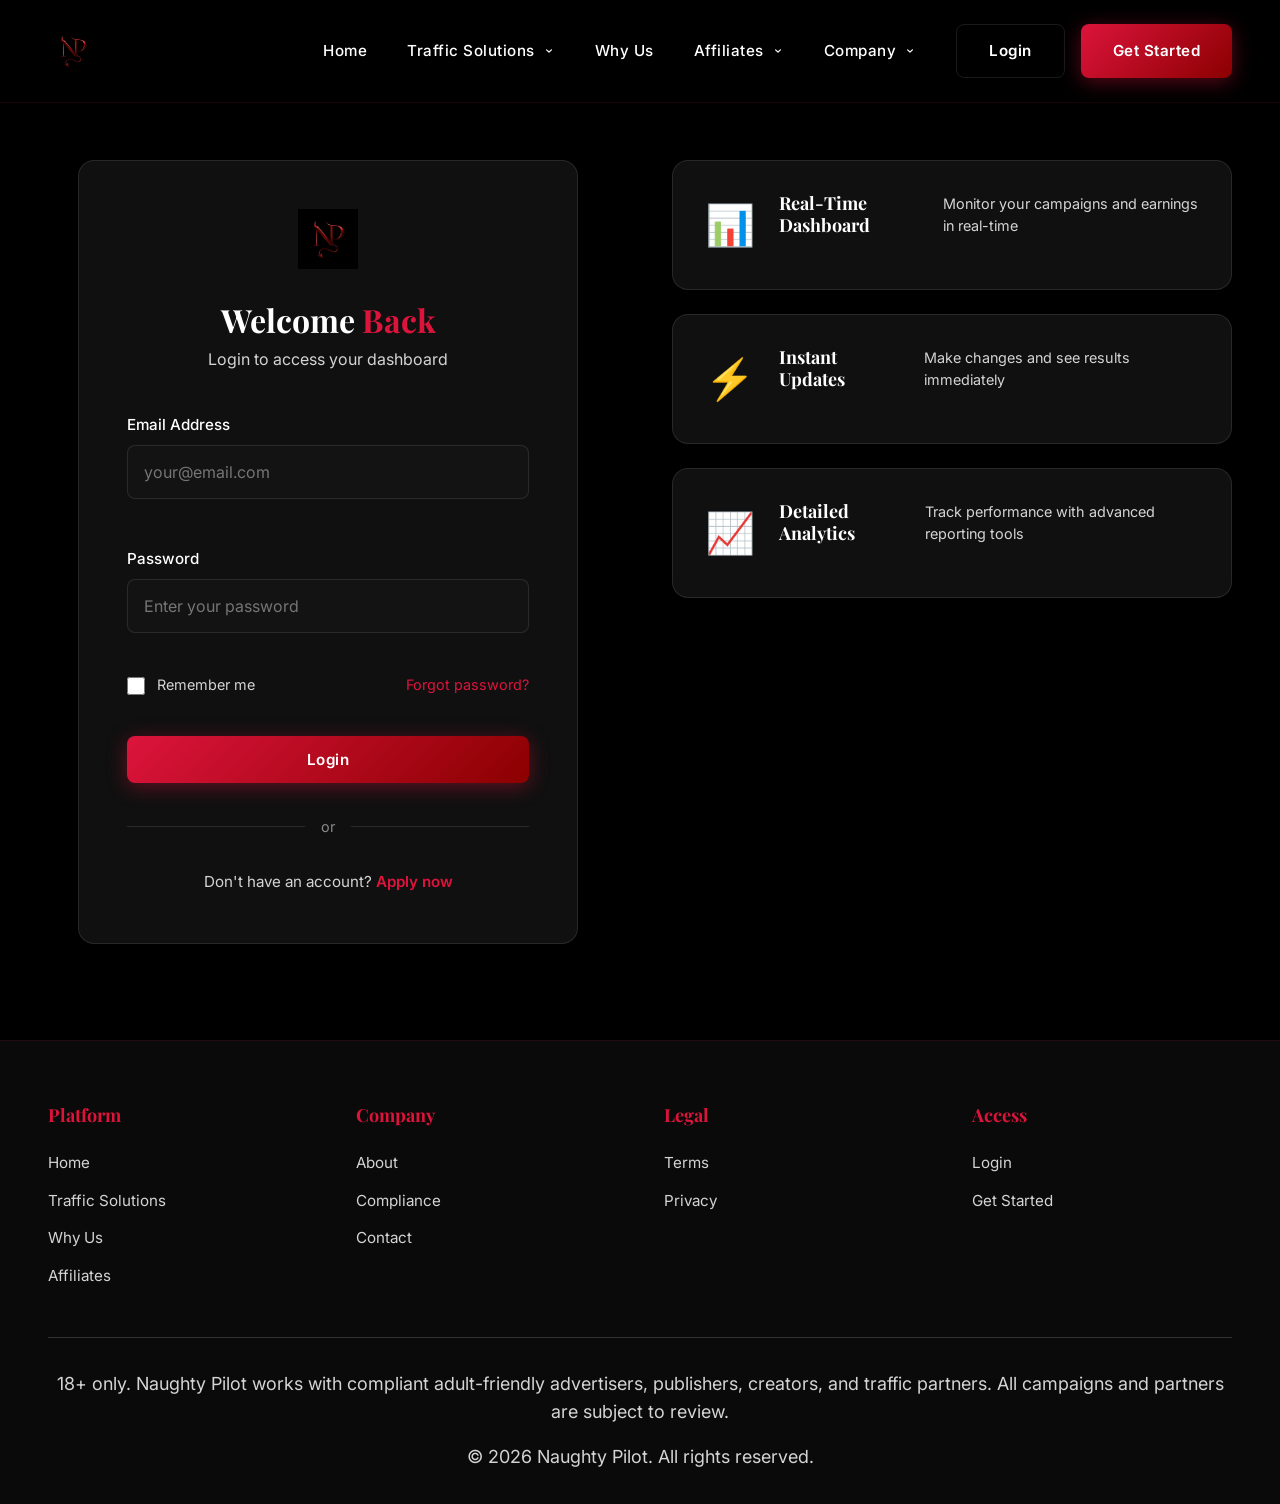
<file: login.html>
<!DOCTYPE html>
<html lang="en">
<head>
  <meta charset="UTF-8">
  <meta name="viewport" content="width=device-width, initial-scale=1.0">
  <title>Login - Naughty Pilot</title>
  <meta name="description" content="Login to your Naughty Pilot account">
  <link rel="stylesheet" href="styles/main.css">
</head>
<body>
  <!-- Navigation -->
  <nav class="navbar" id="navbar">
    <div class="nav-container">
      <a href="index.html" class="nav-logo">
        <img src="assets/logo.png" alt="Naughty Pilot">
      </a>
      
      <button class="mobile-menu-toggle" id="mobileMenuToggle" aria-label="Toggle menu">
        <span></span>
        <span></span>
        <span></span>
      </button>
      
      <ul class="nav-menu" id="navMenu">
        <li class="nav-item">
          <a href="index.html" class="nav-link">Home</a>
        </li>
        
        <li class="nav-item">
          <a class="nav-link">
            Traffic Solutions
            <svg fill="currentColor" viewBox="0 0 20 20"><path d="M5.293 7.293a1 1 0 011.414 0L10 10.586l3.293-3.293a1 1 0 111.414 1.414l-4 4a1 1 0 01-1.414 0l-4-4a1 1 0 010-1.414z"></path></svg>
          </a>
          <div class="dropdown-menu">
            <a href="traffic-solutions.html#advertiser" class="dropdown-link">Advertiser Traffic</a>
            <a href="traffic-solutions.html#publisher" class="dropdown-link">Publisher Monetization</a>
            <a href="traffic-solutions.html#creator" class="dropdown-link">Creator Growth</a>
            <a href="traffic-solutions.html#realtime" class="dropdown-link">Real-Time Traffic</a>
            <a href="traffic-solutions.html#scaling" class="dropdown-link">Campaign Scaling</a>
          </div>
        </li>
        
        <li class="nav-item">
          <a href="why-us.html" class="nav-link">Why Us</a>
        </li>
        
        <li class="nav-item">
          <a class="nav-link">
            Affiliates
            <svg fill="currentColor" viewBox="0 0 20 20"><path d="M5.293 7.293a1 1 0 011.414 0L10 10.586l3.293-3.293a1 1 0 111.414 1.414l-4 4a1 1 0 01-1.414 0l-4-4a1 1 0 010-1.414z"></path></svg>
          </a>
          <div class="dropdown-menu">
            <a href="affiliates.html#program" class="dropdown-link">Partner Program</a>
            <a href="affiliates.html#payouts" class="dropdown-link">Payouts</a>
            <a href="affiliates.html#apply" class="dropdown-link">Apply as Affiliate</a>
          </div>
        </li>
        
        <li class="nav-item">
          <a class="nav-link">
            Company
            <svg fill="currentColor" viewBox="0 0 20 20"><path d="M5.293 7.293a1 1 0 011.414 0L10 10.586l3.293-3.293a1 1 0 111.414 1.414l-4 4a1 1 0 01-1.414 0l-4-4a1 1 0 010-1.414z"></path></svg>
          </a>
          <div class="dropdown-menu">
            <a href="company.html#about" class="dropdown-link">About</a>
            <a href="company.html#compliance" class="dropdown-link">Compliance</a>
            <a href="company.html#contact" class="dropdown-link">Contact</a>
            <a href="company.html#terms" class="dropdown-link">Terms</a>
            <a href="company.html#privacy" class="dropdown-link">Privacy</a>
          </div>
        </li>
        
        <li class="nav-item nav-cta">
          <a href="login.html" class="btn btn-ghost active">Login</a>
          <a href="get-started.html" class="btn btn-primary">Get Started</a>
        </li>
      </ul>
    </div>
  </nav>

  <!-- Login Section -->
  <section class="login-section">
    <div class="login-container">
      <div class="login-box glass-card">
        <div class="login-header">
          <img src="assets/logo.png" alt="Naughty Pilot" class="login-logo">
          <h2>Welcome <span class="text-red">Back</span></h2>
          <p>Login to access your dashboard</p>
        </div>
        
        <form class="login-form" id="loginForm">
          <div class="form-group">
            <label for="email" class="form-label">Email Address</label>
            <input 
              type="email" 
              id="email" 
              name="email" 
              class="form-input" 
              placeholder="your@email.com"
              required
            >
          </div>
          
          <div class="form-group">
            <label for="password" class="form-label">Password</label>
            <input 
              type="password" 
              id="password" 
              name="password" 
              class="form-input" 
              placeholder="Enter your password"
              required
            >
          </div>
          
          <div class="form-options">
            <div class="form-checkbox">
              <input type="checkbox" id="remember" name="remember">
              <label for="remember">Remember me</label>
            </div>
            <a href="#" class="forgot-link" id="forgotLink">Forgot password?</a>
          </div>
          
          <button type="submit" class="btn btn-primary btn-full" id="loginBtn">
            Login
          </button>
        </form>
        
        <div class="login-divider">
          <span>or</span>
        </div>
        
        <div class="login-footer">
          <p>Don't have an account? <a href="get-started.html" class="text-red">Apply now</a></p>
        </div>
      </div>
      
      <div class="login-features">
        <div class="feature-item glass-card">
          <div class="feature-icon">📊</div>
          <h4>Real-Time Dashboard</h4>
          <p>Monitor your campaigns and earnings in real-time</p>
        </div>
        
        <div class="feature-item glass-card">
          <div class="feature-icon">⚡</div>
          <h4>Instant Updates</h4>
          <p>Make changes and see results immediately</p>
        </div>
        
        <div class="feature-item glass-card">
          <div class="feature-icon">📈</div>
          <h4>Detailed Analytics</h4>
          <p>Track performance with advanced reporting tools</p>
        </div>
      </div>
    </div>
  </section>

  <!-- Forgot Password Modal -->
  <div class="modal" id="forgotModal">
    <div class="modal-content glass-card">
      <button class="modal-close" id="modalClose">&times;</button>
      <h3>Reset <span class="text-red">Password</span></h3>
      <p>Enter your email address and we'll send you a password reset link.</p>
      
      <form class="forgot-form" id="forgotForm">
        <div class="form-group">
          <label for="resetEmail" class="form-label">Email Address</label>
          <input 
            type="email" 
            id="resetEmail" 
            name="resetEmail" 
            class="form-input" 
            placeholder="your@email.com"
            required
          >
        </div>
        
        <button type="submit" class="btn btn-primary btn-full" id="resetBtn">
          Send Reset Link
        </button>
      </form>
      
      <p class="modal-footer">Remember your password? <a href="#" class="text-red" id="backToLogin">Back to login</a></p>
    </div>
  </div>

  <!-- Footer -->
  <footer class="footer">
    <div class="footer-content">
      <div class="footer-section">
        <h4>Platform</h4>
        <ul class="footer-links">
          <li><a href="index.html" class="footer-link">Home</a></li>
          <li><a href="traffic-solutions.html" class="footer-link">Traffic Solutions</a></li>
          <li><a href="why-us.html" class="footer-link">Why Us</a></li>
          <li><a href="affiliates.html" class="footer-link">Affiliates</a></li>
        </ul>
      </div>
      
      <div class="footer-section">
        <h4>Company</h4>
        <ul class="footer-links">
          <li><a href="company.html#about" class="footer-link">About</a></li>
          <li><a href="company.html#compliance" class="footer-link">Compliance</a></li>
          <li><a href="company.html#contact" class="footer-link">Contact</a></li>
        </ul>
      </div>
      
      <div class="footer-section">
        <h4>Legal</h4>
        <ul class="footer-links">
          <li><a href="company.html#terms" class="footer-link">Terms</a></li>
          <li><a href="company.html#privacy" class="footer-link">Privacy</a></li>
        </ul>
      </div>
      
      <div class="footer-section">
        <h4>Access</h4>
        <ul class="footer-links">
          <li><a href="login.html" class="footer-link">Login</a></li>
          <li><a href="get-started.html" class="footer-link">Get Started</a></li>
        </ul>
      </div>
    </div>
    
    <div class="footer-bottom">
      <p>18+ only. Naughty Pilot works with compliant adult-friendly advertisers, publishers, creators, and traffic partners. All campaigns and partners are subject to review.</p>
      <p style="margin-top: 1rem;">&copy; 2026 Naughty Pilot. All rights reserved.</p>
    </div>
  </footer>

  <style>
    .login-section {
      min-height: 100vh;
      padding: 10rem 3rem 6rem;
      display: flex;
      align-items: center;
      justify-content: center;
    }
    
    .login-container {
      max-width: 1200px;
      width: 100%;
      display: grid;
      grid-template-columns: 1fr 1fr;
      gap: 4rem;
      align-items: start;
    }
    
    .login-box {
      padding: 3rem;
      max-width: 500px;
      width: 100%;
      margin: 0 auto;
    }
    
    .login-header {
      text-align: center;
      margin-bottom: 2.5rem;
    }
    
    .login-logo {
      height: 60px;
      margin-bottom: 1.5rem;
    }
    
    .login-header h2 {
      font-size: 2rem;
      margin-bottom: 0.5rem;
    }
    
    .login-header p {
      font-size: 1rem;
      color: var(--np-gray-light);
    }
    
    .login-form {
      display: flex;
      flex-direction: column;
      gap: 1.5rem;
    }
    
    .form-options {
      display: flex;
      justify-content: space-between;
      align-items: center;
      margin-top: -0.5rem;
    }
    
    .forgot-link {
      color: var(--np-red);
      text-decoration: none;
      font-size: 0.9rem;
      transition: opacity var(--transition-fast);
    }
    
    .forgot-link:hover {
      opacity: 0.8;
    }
    
    .btn-full {
      width: 100%;
      margin-top: 1rem;
    }
    
    .login-divider {
      display: flex;
      align-items: center;
      gap: 1rem;
      margin: 2rem 0;
      color: var(--np-gray);
      font-size: 0.9rem;
    }
    
    .login-divider::before,
    .login-divider::after {
      content: '';
      flex: 1;
      height: 1px;
      background: var(--glass-border);
    }
    
    .login-footer {
      text-align: center;
    }
    
    .login-footer p {
      font-size: 0.95rem;
      color: var(--np-gray-light);
    }
    
    .login-footer a {
      text-decoration: none;
      font-weight: 600;
      transition: opacity var(--transition-fast);
    }
    
    .login-footer a:hover {
      opacity: 0.8;
    }
    
    .login-features {
      display: flex;
      flex-direction: column;
      gap: 1.5rem;
    }
    
    .feature-item {
      padding: 2rem;
      display: flex;
      gap: 1.5rem;
      align-items: flex-start;
    }
    
    .feature-icon {
      font-size: 2.5rem;
      flex-shrink: 0;
    }
    
    .feature-item h4 {
      font-size: 1.125rem;
      margin-bottom: 0.5rem;
      color: var(--np-white);
    }
    
    .feature-item p {
      font-size: 0.9rem;
      color: var(--np-gray-light);
      line-height: 1.5;
    }
    
    /* Modal Styles */
    .modal {
      display: none;
      position: fixed;
      top: 0;
      left: 0;
      right: 0;
      bottom: 0;
      background: rgba(0, 0, 0, 0.9);
      backdrop-filter: blur(10px);
      z-index: 2000;
      align-items: center;
      justify-content: center;
      padding: 2rem;
    }
    
    .modal.active {
      display: flex;
    }
    
    .modal-content {
      max-width: 500px;
      width: 100%;
      padding: 3rem;
      position: relative;
    }
    
    .modal-close {
      position: absolute;
      top: 1.5rem;
      right: 1.5rem;
      background: none;
      border: none;
      color: var(--np-white);
      font-size: 2rem;
      cursor: pointer;
      transition: color var(--transition-fast);
      line-height: 1;
    }
    
    .modal-close:hover {
      color: var(--np-red);
    }
    
    .modal-content h3 {
      font-size: 1.75rem;
      margin-bottom: 1rem;
    }
    
    .modal-content > p {
      color: var(--np-gray-light);
      margin-bottom: 2rem;
      line-height: 1.6;
    }
    
    .forgot-form {
      display: flex;
      flex-direction: column;
      gap: 1.5rem;
    }
    
    .modal-footer {
      margin-top: 1.5rem;
      text-align: center;
      font-size: 0.95rem;
      color: var(--np-gray-light);
    }
    
    .modal-footer a {
      text-decoration: none;
      font-weight: 600;
    }
    
    @media (max-width: 1024px) {
      .login-container {
        grid-template-columns: 1fr;
        gap: 3rem;
      }
      
      .login-features {
        max-width: 500px;
        margin: 0 auto;
      }
    }
    
    @media (max-width: 768px) {
      .login-section {
        padding: 8rem 2rem 4rem;
      }
      
      .login-box {
        padding: 2rem;
      }
      
      .form-options {
        flex-direction: column;
        align-items: flex-start;
        gap: 0.75rem;
      }
      
      .feature-item {
        flex-direction: column;
        text-align: center;
        align-items: center;
      }
    }
  </style>

  <script>
    // Navbar scroll effect
    const navbar = document.getElementById('navbar');
    window.addEventListener('scroll', () => {
      if (window.scrollY > 50) {
        navbar.classList.add('scrolled');
      } else {
        navbar.classList.remove('scrolled');
      }
    });

    // Mobile menu toggle
    const mobileMenuToggle = document.getElementById('mobileMenuToggle');
    const navMenu = document.getElementById('navMenu');
    
    mobileMenuToggle.addEventListener('click', () => {
      navMenu.classList.toggle('active');
    });
    
    // Close mobile menu when clicking outside
    document.addEventListener('click', (e) => {
      if (!navMenu.contains(e.target) && !mobileMenuToggle.contains(e.target)) {
        navMenu.classList.remove('active');
      }
    });

    // Login form submission
    const loginForm = document.getElementById('loginForm');
    const loginBtn = document.getElementById('loginBtn');
    
    loginForm.addEventListener('submit', (e) => {
      e.preventDefault();
      
      // Show loading state
      loginBtn.innerHTML = '<div class="spinner"></div>';
      loginBtn.disabled = true;
      
      // Simulate API call (replace with actual authentication)
      setTimeout(() => {
        // For demo purposes, show an alert
        alert('Login functionality would connect to your authentication backend here.\n\nFor development: Integrate with Firebase Auth, Supabase, or your custom API.');
        
        // Reset button
        loginBtn.innerHTML = 'Login';
        loginBtn.disabled = false;
        
        // In production, redirect to dashboard after successful login
        // window.location.href = 'dashboard.html';
      }, 1500);
    });

    // Forgot password modal
    const forgotLink = document.getElementById('forgotLink');
    const forgotModal = document.getElementById('forgotModal');
    const modalClose = document.getElementById('modalClose');
    const backToLogin = document.getElementById('backToLogin');
    
    forgotLink.addEventListener('click', (e) => {
      e.preventDefault();
      forgotModal.classList.add('active');
    });
    
    modalClose.addEventListener('click', () => {
      forgotModal.classList.remove('active');
    });
    
    backToLogin.addEventListener('click', (e) => {
      e.preventDefault();
      forgotModal.classList.remove('active');
    });
    
    forgotModal.addEventListener('click', (e) => {
      if (e.target === forgotModal) {
        forgotModal.classList.remove('active');
      }
    });

    // Forgot password form
    const forgotForm = document.getElementById('forgotForm');
    const resetBtn = document.getElementById('resetBtn');
    
    forgotForm.addEventListener('submit', (e) => {
      e.preventDefault();
      
      resetBtn.innerHTML = '<div class="spinner"></div>';
      resetBtn.disabled = true;
      
      setTimeout(() => {
        alert('Password reset email would be sent here.\n\nIntegrate with your email service (SendGrid, Mailgun, etc.)');
        
        resetBtn.innerHTML = 'Send Reset Link';
        resetBtn.disabled = false;
        forgotModal.classList.remove('active');
        forgotForm.reset();
      }, 1500);
    });
  </script>
</body>
</html>
</file>
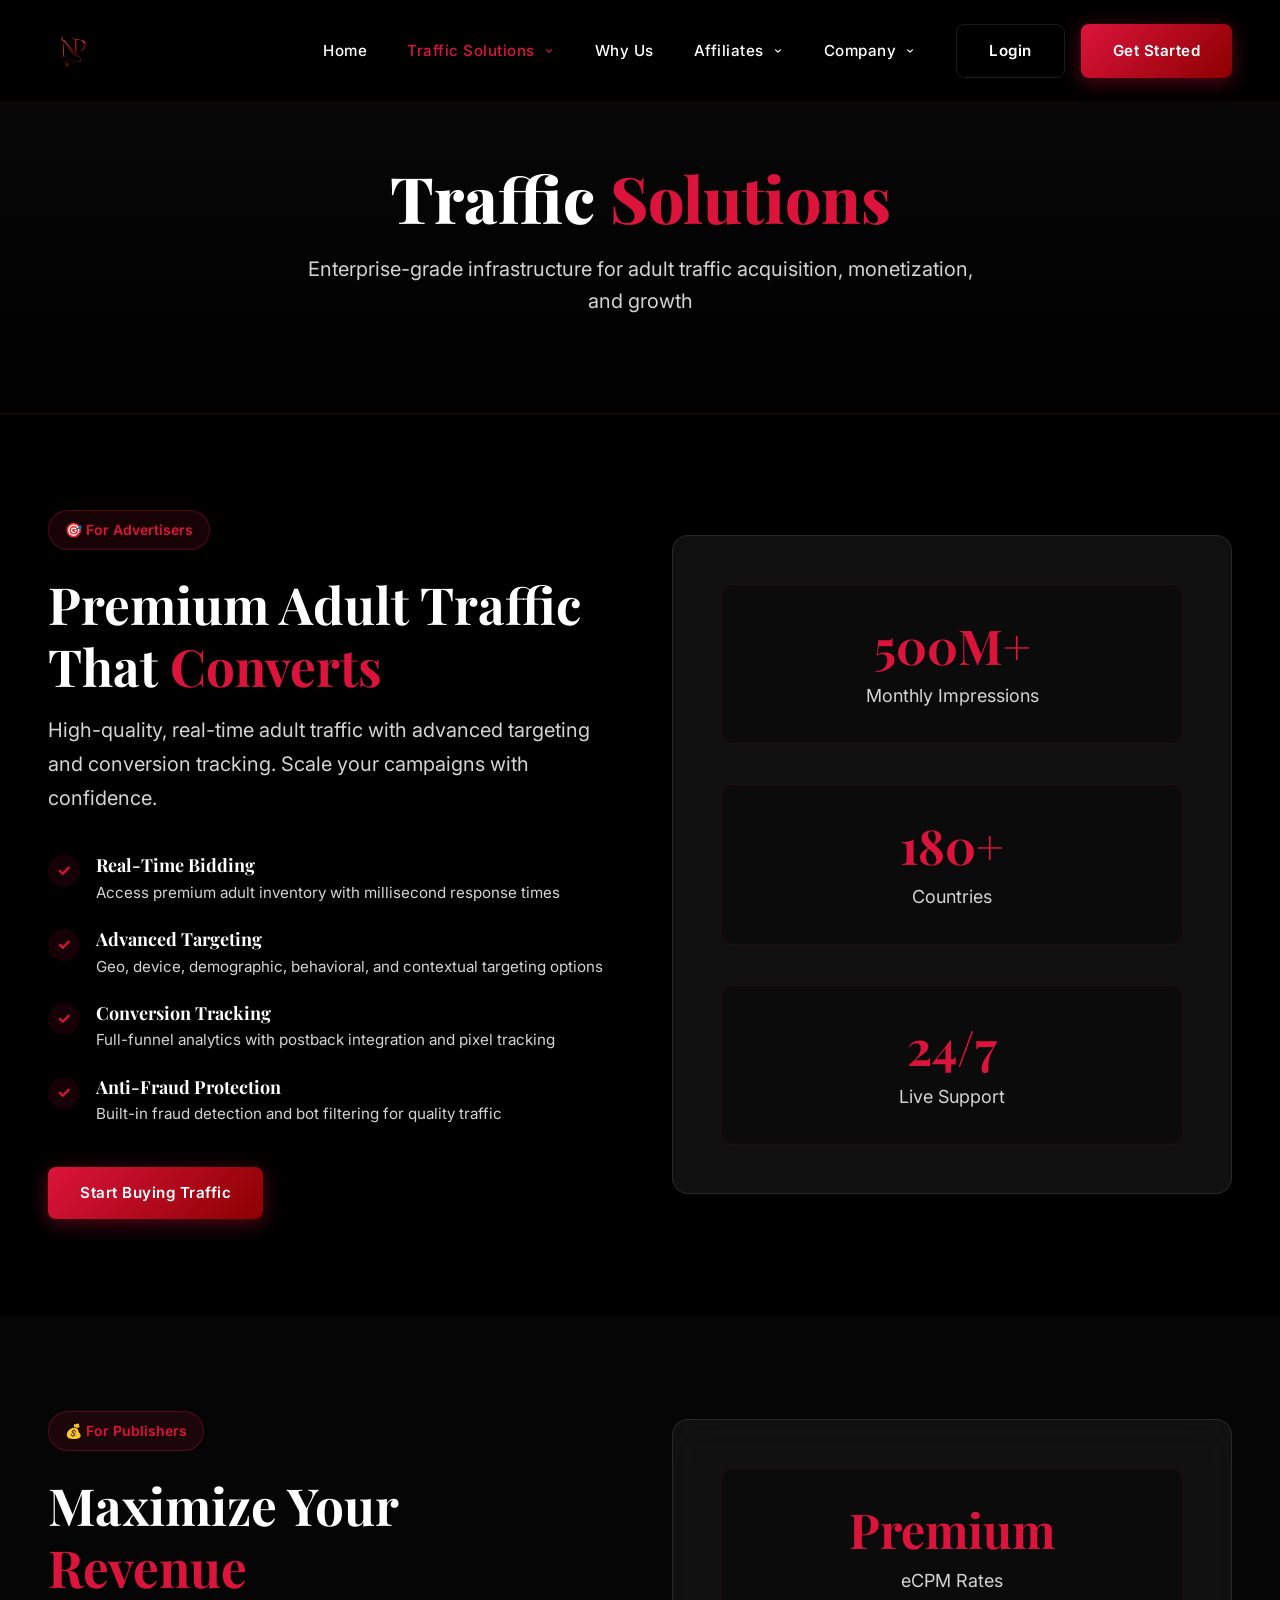
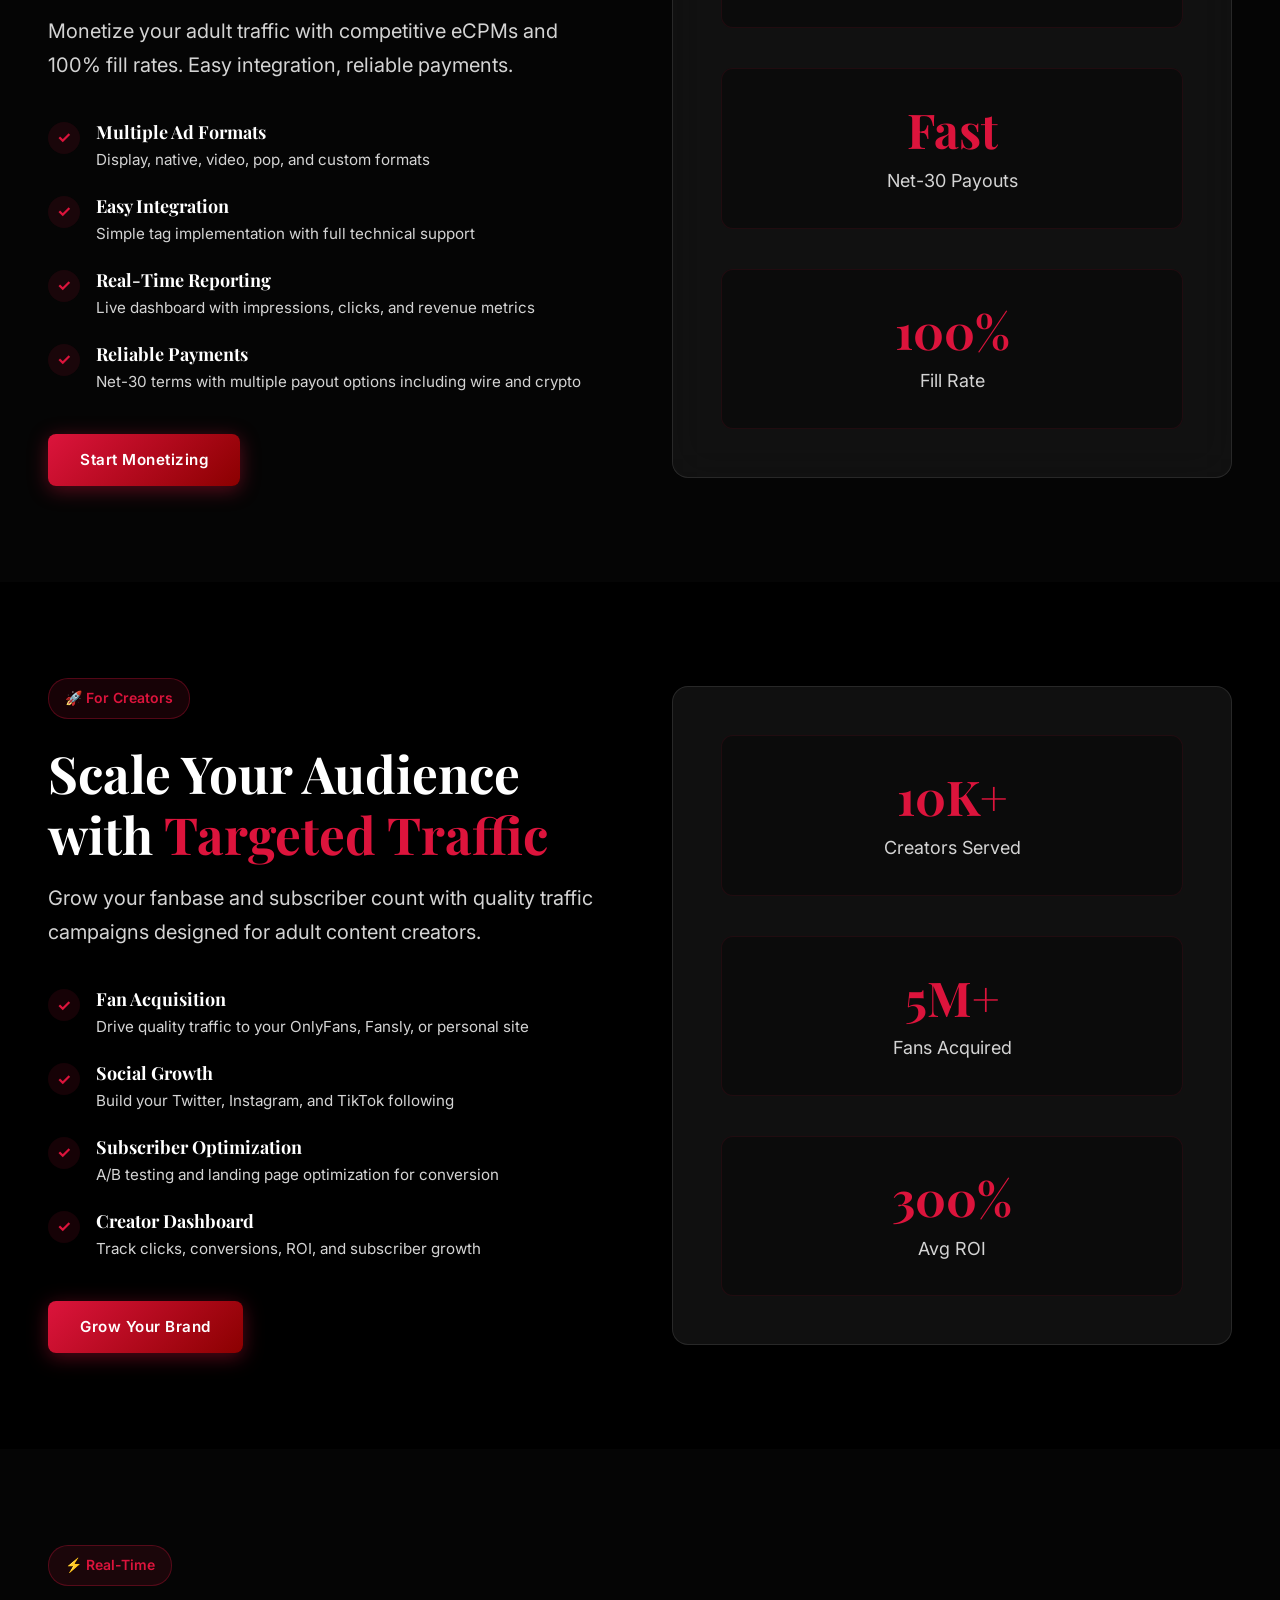
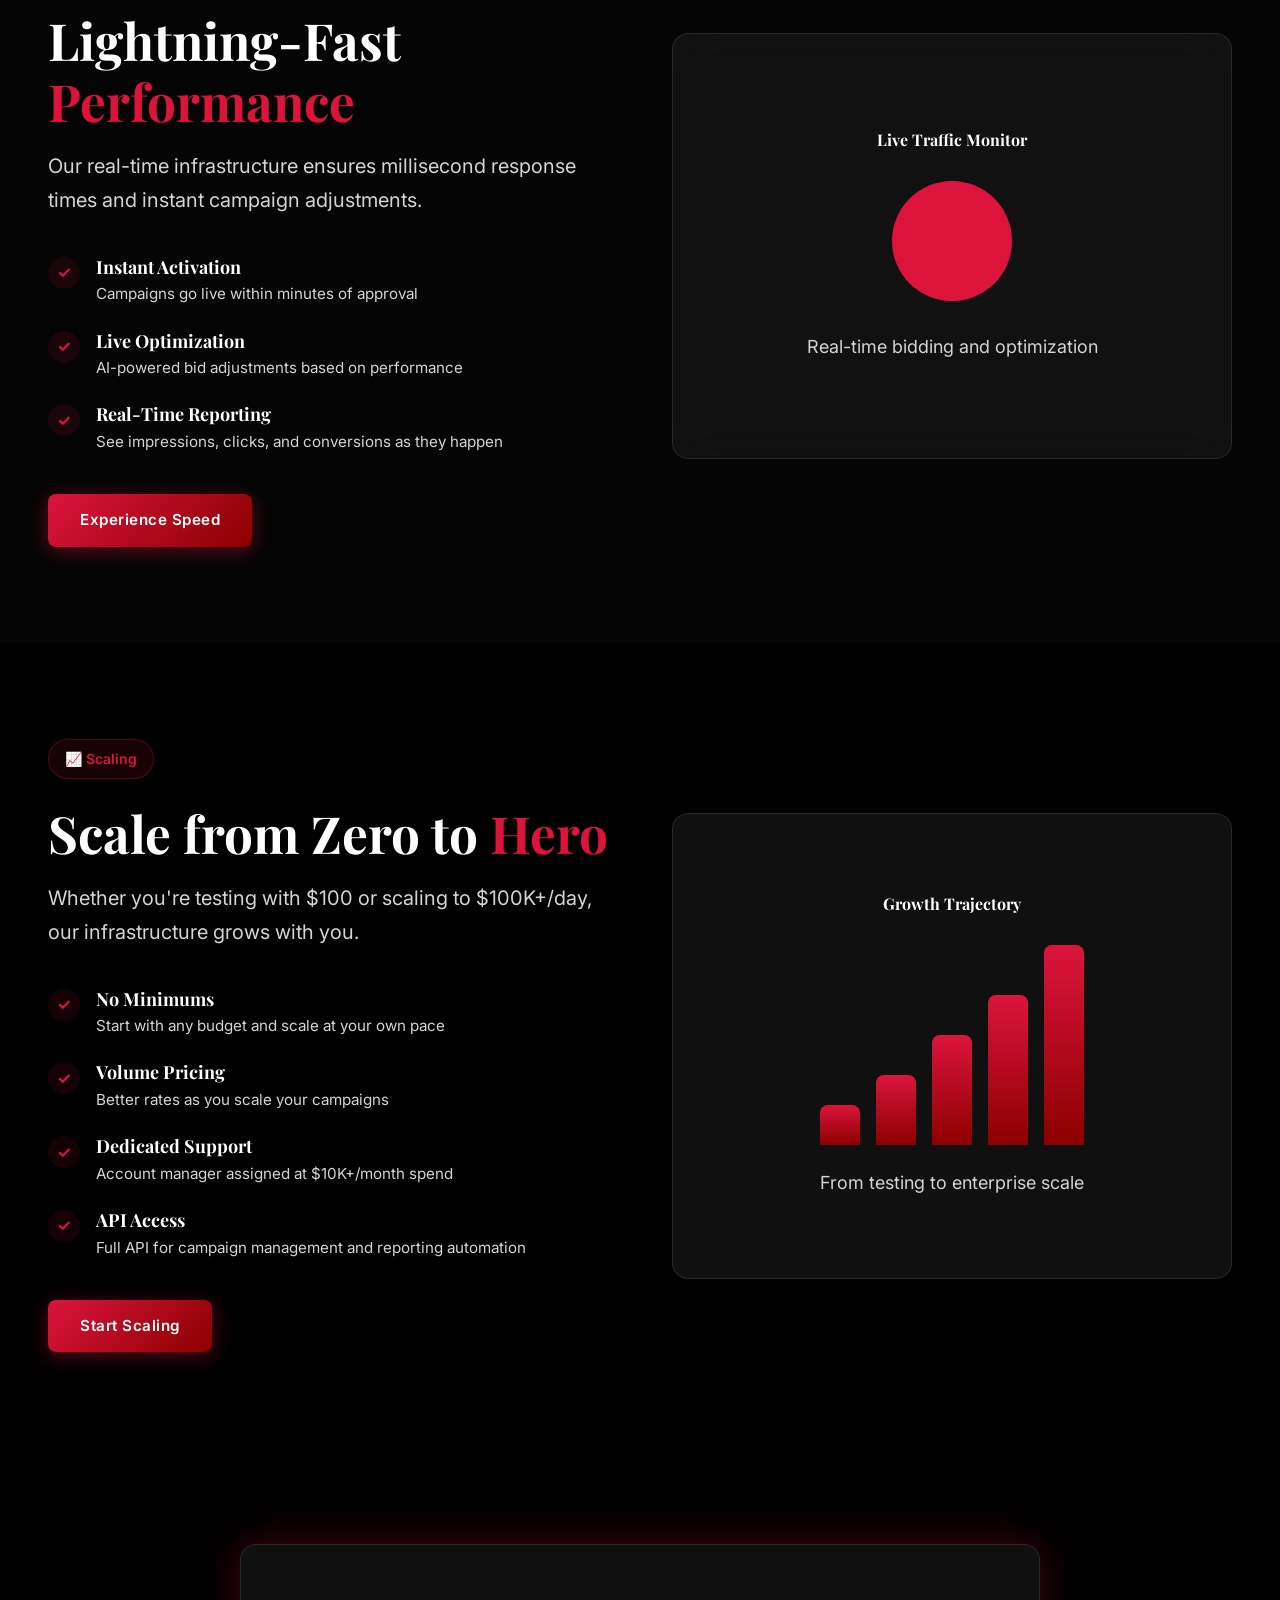
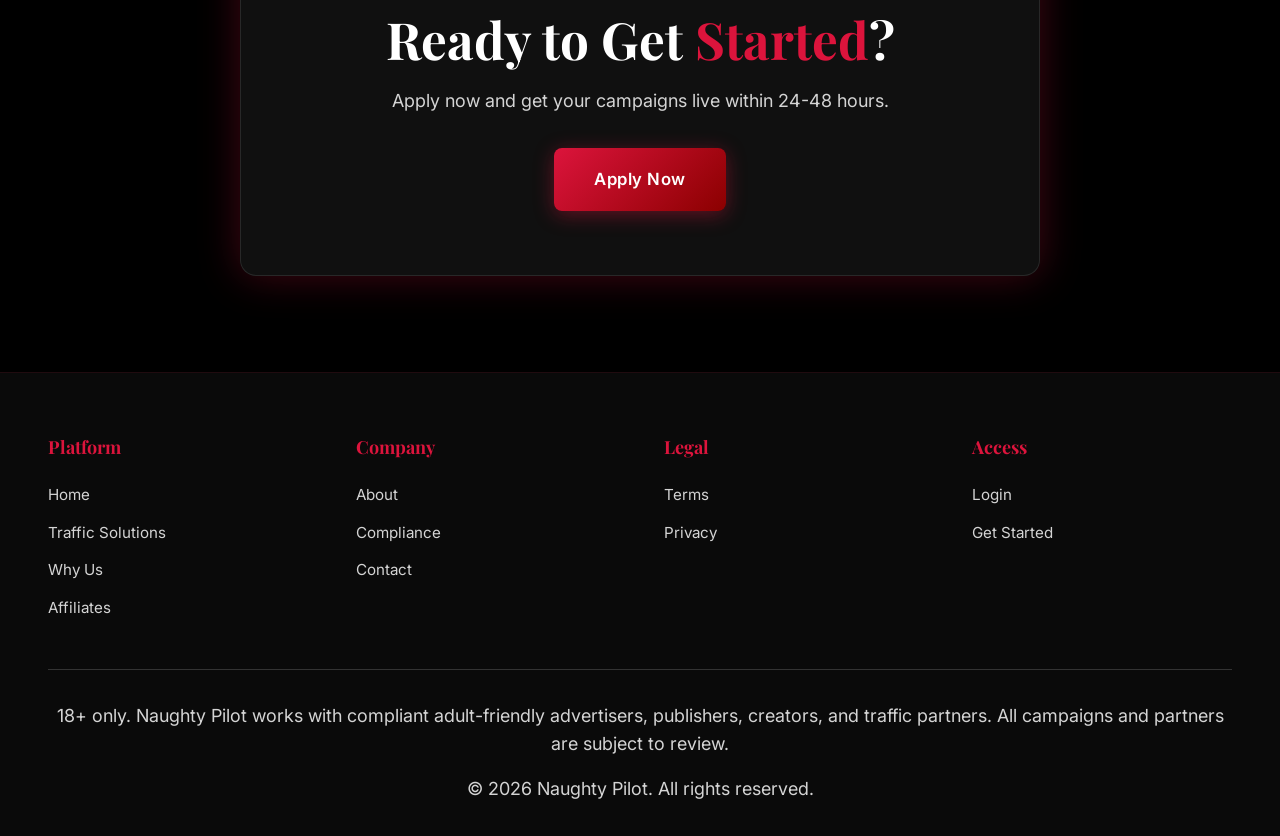
<file: traffic-solutions.html>
<!DOCTYPE html>
<html lang="en">
<head>
  <meta charset="UTF-8">
  <meta name="viewport" content="width=device-width, initial-scale=1.0">
  <title>Traffic Solutions - Naughty Pilot</title>
  <meta name="description" content="Premium adult traffic solutions for advertisers, publishers, and creators. Real-time optimization and scaling.">
  <link rel="stylesheet" href="styles/main.css">
</head>
<body>
  <!-- Navigation -->
  <nav class="navbar" id="navbar">
    <div class="nav-container">
      <a href="index.html" class="nav-logo">
        <img src="assets/logo.png" alt="Naughty Pilot">
      </a>
      
      <button class="mobile-menu-toggle" id="mobileMenuToggle" aria-label="Toggle menu">
        <span></span>
        <span></span>
        <span></span>
      </button>
      
      <ul class="nav-menu" id="navMenu">
        <li class="nav-item">
          <a href="index.html" class="nav-link">Home</a>
        </li>
        
        <li class="nav-item">
          <a class="nav-link active">
            Traffic Solutions
            <svg fill="currentColor" viewBox="0 0 20 20"><path d="M5.293 7.293a1 1 0 011.414 0L10 10.586l3.293-3.293a1 1 0 111.414 1.414l-4 4a1 1 0 01-1.414 0l-4-4a1 1 0 010-1.414z"></path></svg>
          </a>
          <div class="dropdown-menu">
            <a href="#advertiser" class="dropdown-link">Advertiser Traffic</a>
            <a href="#publisher" class="dropdown-link">Publisher Monetization</a>
            <a href="#creator" class="dropdown-link">Creator Growth</a>
            <a href="#realtime" class="dropdown-link">Real-Time Traffic</a>
            <a href="#scaling" class="dropdown-link">Campaign Scaling</a>
          </div>
        </li>
        
        <li class="nav-item">
          <a href="why-us.html" class="nav-link">Why Us</a>
        </li>
        
        <li class="nav-item">
          <a class="nav-link">
            Affiliates
            <svg fill="currentColor" viewBox="0 0 20 20"><path d="M5.293 7.293a1 1 0 011.414 0L10 10.586l3.293-3.293a1 1 0 111.414 1.414l-4 4a1 1 0 01-1.414 0l-4-4a1 1 0 010-1.414z"></path></svg>
          </a>
          <div class="dropdown-menu">
            <a href="affiliates.html#program" class="dropdown-link">Partner Program</a>
            <a href="affiliates.html#payouts" class="dropdown-link">Payouts</a>
            <a href="affiliates.html#apply" class="dropdown-link">Apply as Affiliate</a>
          </div>
        </li>
        
        <li class="nav-item">
          <a class="nav-link">
            Company
            <svg fill="currentColor" viewBox="0 0 20 20"><path d="M5.293 7.293a1 1 0 011.414 0L10 10.586l3.293-3.293a1 1 0 111.414 1.414l-4 4a1 1 0 01-1.414 0l-4-4a1 1 0 010-1.414z"></path></svg>
          </a>
          <div class="dropdown-menu">
            <a href="company.html#about" class="dropdown-link">About</a>
            <a href="company.html#compliance" class="dropdown-link">Compliance</a>
            <a href="company.html#contact" class="dropdown-link">Contact</a>
            <a href="company.html#terms" class="dropdown-link">Terms</a>
            <a href="company.html#privacy" class="dropdown-link">Privacy</a>
          </div>
        </li>
        
        <li class="nav-item nav-cta">
          <a href="login.html" class="btn btn-ghost">Login</a>
          <a href="get-started.html" class="btn btn-primary">Get Started</a>
        </li>
      </ul>
    </div>
  </nav>

  <!-- Page Header -->
  <section class="page-header">
    <div class="page-header-content">
      <h1>Traffic <span class="text-red">Solutions</span></h1>
      <p class="page-subtitle">Enterprise-grade infrastructure for adult traffic acquisition, monetization, and growth</p>
    </div>
  </section>

  <!-- Advertiser Traffic -->
  <section id="advertiser" class="solution-section">
    <div class="solution-content">
      <div class="solution-text">
        <div class="solution-badge">🎯 For Advertisers</div>
        <h2>Premium Adult Traffic That <span class="text-red">Converts</span></h2>
        <p class="lead">High-quality, real-time adult traffic with advanced targeting and conversion tracking. Scale your campaigns with confidence.</p>
        
        <div class="feature-list">
          <div class="feature-item">
            <div class="feature-icon">✓</div>
            <div class="feature-content">
              <h4>Real-Time Bidding</h4>
              <p>Access premium adult inventory with millisecond response times</p>
            </div>
          </div>
          
          <div class="feature-item">
            <div class="feature-icon">✓</div>
            <div class="feature-content">
              <h4>Advanced Targeting</h4>
              <p>Geo, device, demographic, behavioral, and contextual targeting options</p>
            </div>
          </div>
          
          <div class="feature-item">
            <div class="feature-icon">✓</div>
            <div class="feature-content">
              <h4>Conversion Tracking</h4>
              <p>Full-funnel analytics with postback integration and pixel tracking</p>
            </div>
          </div>
          
          <div class="feature-item">
            <div class="feature-icon">✓</div>
            <div class="feature-content">
              <h4>Anti-Fraud Protection</h4>
              <p>Built-in fraud detection and bot filtering for quality traffic</p>
            </div>
          </div>
        </div>
        
        <a href="get-started.html" class="btn btn-primary">Start Buying Traffic</a>
      </div>
      
      <div class="solution-visual glass-card">
        <div class="stat-showcase">
          <div class="stat-item">
            <h3 class="text-red">500M+</h3>
            <p>Monthly Impressions</p>
          </div>
          <div class="stat-item">
            <h3 class="text-red">180+</h3>
            <p>Countries</p>
          </div>
          <div class="stat-item">
            <h3 class="text-red">24/7</h3>
            <p>Live Support</p>
          </div>
        </div>
      </div>
    </div>
  </section>

  <!-- Publisher Monetization -->
  <section id="publisher" class="solution-section alt">
    <div class="solution-content reverse">
      <div class="solution-visual glass-card">
        <div class="stat-showcase">
          <div class="stat-item">
            <h3 class="text-red">Premium</h3>
            <p>eCPM Rates</p>
          </div>
          <div class="stat-item">
            <h3 class="text-red">Fast</h3>
            <p>Net-30 Payouts</p>
          </div>
          <div class="stat-item">
            <h3 class="text-red">100%</h3>
            <p>Fill Rate</p>
          </div>
        </div>
      </div>
      
      <div class="solution-text">
        <div class="solution-badge">💰 For Publishers</div>
        <h2>Maximize Your <span class="text-red">Revenue</span></h2>
        <p class="lead">Monetize your adult traffic with competitive eCPMs and 100% fill rates. Easy integration, reliable payments.</p>
        
        <div class="feature-list">
          <div class="feature-item">
            <div class="feature-icon">✓</div>
            <div class="feature-content">
              <h4>Multiple Ad Formats</h4>
              <p>Display, native, video, pop, and custom formats</p>
            </div>
          </div>
          
          <div class="feature-item">
            <div class="feature-icon">✓</div>
            <div class="feature-content">
              <h4>Easy Integration</h4>
              <p>Simple tag implementation with full technical support</p>
            </div>
          </div>
          
          <div class="feature-item">
            <div class="feature-icon">✓</div>
            <div class="feature-content">
              <h4>Real-Time Reporting</h4>
              <p>Live dashboard with impressions, clicks, and revenue metrics</p>
            </div>
          </div>
          
          <div class="feature-item">
            <div class="feature-icon">✓</div>
            <div class="feature-content">
              <h4>Reliable Payments</h4>
              <p>Net-30 terms with multiple payout options including wire and crypto</p>
            </div>
          </div>
        </div>
        
        <a href="get-started.html" class="btn btn-primary">Start Monetizing</a>
      </div>
    </div>
  </section>

  <!-- Creator Growth -->
  <section id="creator" class="solution-section">
    <div class="solution-content">
      <div class="solution-text">
        <div class="solution-badge">🚀 For Creators</div>
        <h2>Scale Your Audience with <span class="text-red">Targeted Traffic</span></h2>
        <p class="lead">Grow your fanbase and subscriber count with quality traffic campaigns designed for adult content creators.</p>
        
        <div class="feature-list">
          <div class="feature-item">
            <div class="feature-icon">✓</div>
            <div class="feature-content">
              <h4>Fan Acquisition</h4>
              <p>Drive quality traffic to your OnlyFans, Fansly, or personal site</p>
            </div>
          </div>
          
          <div class="feature-item">
            <div class="feature-icon">✓</div>
            <div class="feature-content">
              <h4>Social Growth</h4>
              <p>Build your Twitter, Instagram, and TikTok following</p>
            </div>
          </div>
          
          <div class="feature-item">
            <div class="feature-icon">✓</div>
            <div class="feature-content">
              <h4>Subscriber Optimization</h4>
              <p>A/B testing and landing page optimization for conversion</p>
            </div>
          </div>
          
          <div class="feature-item">
            <div class="feature-icon">✓</div>
            <div class="feature-content">
              <h4>Creator Dashboard</h4>
              <p>Track clicks, conversions, ROI, and subscriber growth</p>
            </div>
          </div>
        </div>
        
        <a href="get-started.html" class="btn btn-primary">Grow Your Brand</a>
      </div>
      
      <div class="solution-visual glass-card">
        <div class="stat-showcase">
          <div class="stat-item">
            <h3 class="text-red">10K+</h3>
            <p>Creators Served</p>
          </div>
          <div class="stat-item">
            <h3 class="text-red">5M+</h3>
            <p>Fans Acquired</p>
          </div>
          <div class="stat-item">
            <h3 class="text-red">300%</h3>
            <p>Avg ROI</p>
          </div>
        </div>
      </div>
    </div>
  </section>

  <!-- Real-Time Traffic -->
  <section id="realtime" class="solution-section alt">
    <div class="solution-content reverse">
      <div class="solution-visual glass-card">
        <div class="realtime-demo">
          <h4>Live Traffic Monitor</h4>
          <div class="pulse-indicator"></div>
          <p>Real-time bidding and optimization</p>
        </div>
      </div>
      
      <div class="solution-text">
        <div class="solution-badge">⚡ Real-Time</div>
        <h2>Lightning-Fast <span class="text-red">Performance</span></h2>
        <p class="lead">Our real-time infrastructure ensures millisecond response times and instant campaign adjustments.</p>
        
        <div class="feature-list">
          <div class="feature-item">
            <div class="feature-icon">✓</div>
            <div class="feature-content">
              <h4>Instant Activation</h4>
              <p>Campaigns go live within minutes of approval</p>
            </div>
          </div>
          
          <div class="feature-item">
            <div class="feature-icon">✓</div>
            <div class="feature-content">
              <h4>Live Optimization</h4>
              <p>AI-powered bid adjustments based on performance</p>
            </div>
          </div>
          
          <div class="feature-item">
            <div class="feature-icon">✓</div>
            <div class="feature-content">
              <h4>Real-Time Reporting</h4>
              <p>See impressions, clicks, and conversions as they happen</p>
            </div>
          </div>
        </div>
        
        <a href="get-started.html" class="btn btn-primary">Experience Speed</a>
      </div>
    </div>
  </section>

  <!-- Campaign Scaling -->
  <section id="scaling" class="solution-section">
    <div class="solution-content">
      <div class="solution-text">
        <div class="solution-badge">📈 Scaling</div>
        <h2>Scale from Zero to <span class="text-red">Hero</span></h2>
        <p class="lead">Whether you're testing with $100 or scaling to $100K+/day, our infrastructure grows with you.</p>
        
        <div class="feature-list">
          <div class="feature-item">
            <div class="feature-icon">✓</div>
            <div class="feature-content">
              <h4>No Minimums</h4>
              <p>Start with any budget and scale at your own pace</p>
            </div>
          </div>
          
          <div class="feature-item">
            <div class="feature-icon">✓</div>
            <div class="feature-content">
              <h4>Volume Pricing</h4>
              <p>Better rates as you scale your campaigns</p>
            </div>
          </div>
          
          <div class="feature-item">
            <div class="feature-icon">✓</div>
            <div class="feature-content">
              <h4>Dedicated Support</h4>
              <p>Account manager assigned at $10K+/month spend</p>
            </div>
          </div>
          
          <div class="feature-item">
            <div class="feature-icon">✓</div>
            <div class="feature-content">
              <h4>API Access</h4>
              <p>Full API for campaign management and reporting automation</p>
            </div>
          </div>
        </div>
        
        <a href="get-started.html" class="btn btn-primary">Start Scaling</a>
      </div>
      
      <div class="solution-visual glass-card">
        <div class="scaling-chart">
          <h4>Growth Trajectory</h4>
          <div class="chart-bars">
            <div class="chart-bar" style="height: 20%;"></div>
            <div class="chart-bar" style="height: 35%;"></div>
            <div class="chart-bar" style="height: 55%;"></div>
            <div class="chart-bar" style="height: 75%;"></div>
            <div class="chart-bar" style="height: 100%;"></div>
          </div>
          <p>From testing to enterprise scale</p>
        </div>
      </div>
    </div>
  </section>

  <!-- CTA Section -->
  <section class="cta-section">
    <div class="cta-content glass-card glow-red">
      <h2>Ready to Get <span class="text-red">Started</span>?</h2>
      <p>Apply now and get your campaigns live within 24-48 hours.</p>
      <a href="get-started.html" class="btn btn-primary btn-lg">Apply Now</a>
    </div>
  </section>

  <!-- Footer -->
  <footer class="footer">
    <div class="footer-content">
      <div class="footer-section">
        <h4>Platform</h4>
        <ul class="footer-links">
          <li><a href="index.html" class="footer-link">Home</a></li>
          <li><a href="traffic-solutions.html" class="footer-link">Traffic Solutions</a></li>
          <li><a href="why-us.html" class="footer-link">Why Us</a></li>
          <li><a href="affiliates.html" class="footer-link">Affiliates</a></li>
        </ul>
      </div>
      
      <div class="footer-section">
        <h4>Company</h4>
        <ul class="footer-links">
          <li><a href="company.html#about" class="footer-link">About</a></li>
          <li><a href="company.html#compliance" class="footer-link">Compliance</a></li>
          <li><a href="company.html#contact" class="footer-link">Contact</a></li>
        </ul>
      </div>
      
      <div class="footer-section">
        <h4>Legal</h4>
        <ul class="footer-links">
          <li><a href="company.html#terms" class="footer-link">Terms</a></li>
          <li><a href="company.html#privacy" class="footer-link">Privacy</a></li>
        </ul>
      </div>
      
      <div class="footer-section">
        <h4>Access</h4>
        <ul class="footer-links">
          <li><a href="login.html" class="footer-link">Login</a></li>
          <li><a href="get-started.html" class="footer-link">Get Started</a></li>
        </ul>
      </div>
    </div>
    
    <div class="footer-bottom">
      <p>18+ only. Naughty Pilot works with compliant adult-friendly advertisers, publishers, creators, and traffic partners. All campaigns and partners are subject to review.</p>
      <p style="margin-top: 1rem;">&copy; 2026 Naughty Pilot. All rights reserved.</p>
    </div>
  </footer>

  <style>
    .page-header {
      padding: 10rem 3rem 6rem;
      text-align: center;
      background: linear-gradient(180deg, rgba(10,10,10,1) 0%, rgba(0,0,0,1) 100%);
      border-bottom: 1px solid rgba(220, 20, 60, 0.1);
    }
    
    .page-header-content h1 {
      margin-bottom: 1rem;
    }
    
    .page-subtitle {
      font-size: 1.25rem;
      color: var(--np-gray-light);
      max-width: 700px;
      margin: 0 auto;
    }
    
    .solution-section {
      padding: 6rem 3rem;
    }
    
    .solution-section.alt {
      background: rgba(10, 10, 10, 0.5);
    }
    
    .solution-content {
      max-width: 1200px;
      margin: 0 auto;
      display: grid;
      grid-template-columns: 1fr 1fr;
      gap: 4rem;
      align-items: center;
    }
    
    .solution-content.reverse {
      direction: rtl;
    }
    
    .solution-content.reverse > * {
      direction: ltr;
    }
    
    .solution-badge {
      display: inline-block;
      padding: 0.5rem 1rem;
      background: rgba(220, 20, 60, 0.1);
      border: 1px solid rgba(220, 20, 60, 0.3);
      border-radius: 20px;
      color: var(--np-red);
      font-size: 0.875rem;
      font-weight: 600;
      margin-bottom: 1.5rem;
    }
    
    .solution-text h2 {
      margin-bottom: 1rem;
    }
    
    .lead {
      font-size: 1.25rem;
      line-height: 1.7;
      margin-bottom: 2.5rem;
      color: var(--np-gray-light);
    }
    
    .feature-list {
      display: flex;
      flex-direction: column;
      gap: 1.5rem;
      margin-bottom: 2.5rem;
    }
    
    .feature-item {
      display: flex;
      gap: 1rem;
      align-items: flex-start;
    }
    
    .feature-icon {
      width: 32px;
      height: 32px;
      background: rgba(220, 20, 60, 0.1);
      border-radius: 50%;
      display: flex;
      align-items: center;
      justify-content: center;
      color: var(--np-red);
      font-weight: 700;
      flex-shrink: 0;
    }
    
    .feature-content h4 {
      font-size: 1.125rem;
      margin-bottom: 0.25rem;
      color: var(--np-white);
    }
    
    .feature-content p {
      font-size: 0.95rem;
      color: var(--np-gray-light);
    }
    
    .solution-visual {
      padding: 3rem;
      min-height: 400px;
      display: flex;
      align-items: center;
      justify-content: center;
    }
    
    .stat-showcase {
      width: 100%;
      display: flex;
      flex-direction: column;
      gap: 2.5rem;
    }
    
    .stat-item {
      text-align: center;
      padding: 2rem;
      background: rgba(0, 0, 0, 0.3);
      border-radius: 12px;
      border: 1px solid rgba(220, 20, 60, 0.1);
    }
    
    .stat-item h3 {
      font-size: 3rem;
      margin-bottom: 0.5rem;
    }
    
    .stat-item p {
      font-size: 1.125rem;
      color: var(--np-gray-light);
    }
    
    .realtime-demo {
      text-align: center;
      padding: 3rem 2rem;
    }
    
    .realtime-demo h4 {
      margin-bottom: 2rem;
      color: var(--np-white);
    }
    
    .pulse-indicator {
      width: 120px;
      height: 120px;
      margin: 0 auto 2rem;
      background: var(--np-red);
      border-radius: 50%;
      animation: pulse 2s infinite;
    }
    
    @keyframes pulse {
      0%, 100% {
        transform: scale(1);
        opacity: 1;
      }
      50% {
        transform: scale(1.1);
        opacity: 0.7;
      }
    }
    
    .scaling-chart {
      text-align: center;
      padding: 2rem;
    }
    
    .scaling-chart h4 {
      margin-bottom: 2rem;
      color: var(--np-white);
    }
    
    .chart-bars {
      display: flex;
      align-items: flex-end;
      justify-content: space-between;
      gap: 1rem;
      height: 200px;
      margin-bottom: 1.5rem;
    }
    
    .chart-bar {
      flex: 1;
      background: linear-gradient(180deg, var(--np-red) 0%, var(--np-deep-red) 100%);
      border-radius: 8px 8px 0 0;
      transition: all 0.3s ease;
    }
    
    .chart-bar:hover {
      transform: scaleY(1.05);
    }
    
    .cta-section {
      padding: 6rem 3rem;
    }
    
    .cta-content {
      max-width: 800px;
      margin: 0 auto;
      text-align: center;
      padding: 4rem 3rem;
    }
    
    .cta-content h2 {
      margin-bottom: 1rem;
    }
    
    .cta-content p {
      font-size: 1.125rem;
      margin-bottom: 2rem;
    }
    
    .btn-lg {
      padding: 1.125rem 2.5rem;
      font-size: 1.05rem;
    }
    
    @media (max-width: 768px) {
      .page-header {
        padding: 8rem 2rem 4rem;
      }
      
      .solution-content {
        grid-template-columns: 1fr;
        gap: 3rem;
      }
      
      .solution-content.reverse {
        direction: ltr;
      }
      
      .stat-showcase {
        gap: 1.5rem;
      }
      
      .stat-item h3 {
        font-size: 2rem;
      }
    }
  </style>

  <script>
    // Navbar scroll effect
    const navbar = document.getElementById('navbar');
    window.addEventListener('scroll', () => {
      if (window.scrollY > 50) {
        navbar.classList.add('scrolled');
      } else {
        navbar.classList.remove('scrolled');
      }
    });

    // Mobile menu toggle
    const mobileMenuToggle = document.getElementById('mobileMenuToggle');
    const navMenu = document.getElementById('navMenu');
    
    mobileMenuToggle.addEventListener('click', () => {
      navMenu.classList.toggle('active');
    });
    
    // Close mobile menu when clicking outside
    document.addEventListener('click', (e) => {
      if (!navMenu.contains(e.target) && !mobileMenuToggle.contains(e.target)) {
        navMenu.classList.remove('active');
      }
    });
  </script>
</body>
</html>
</file>
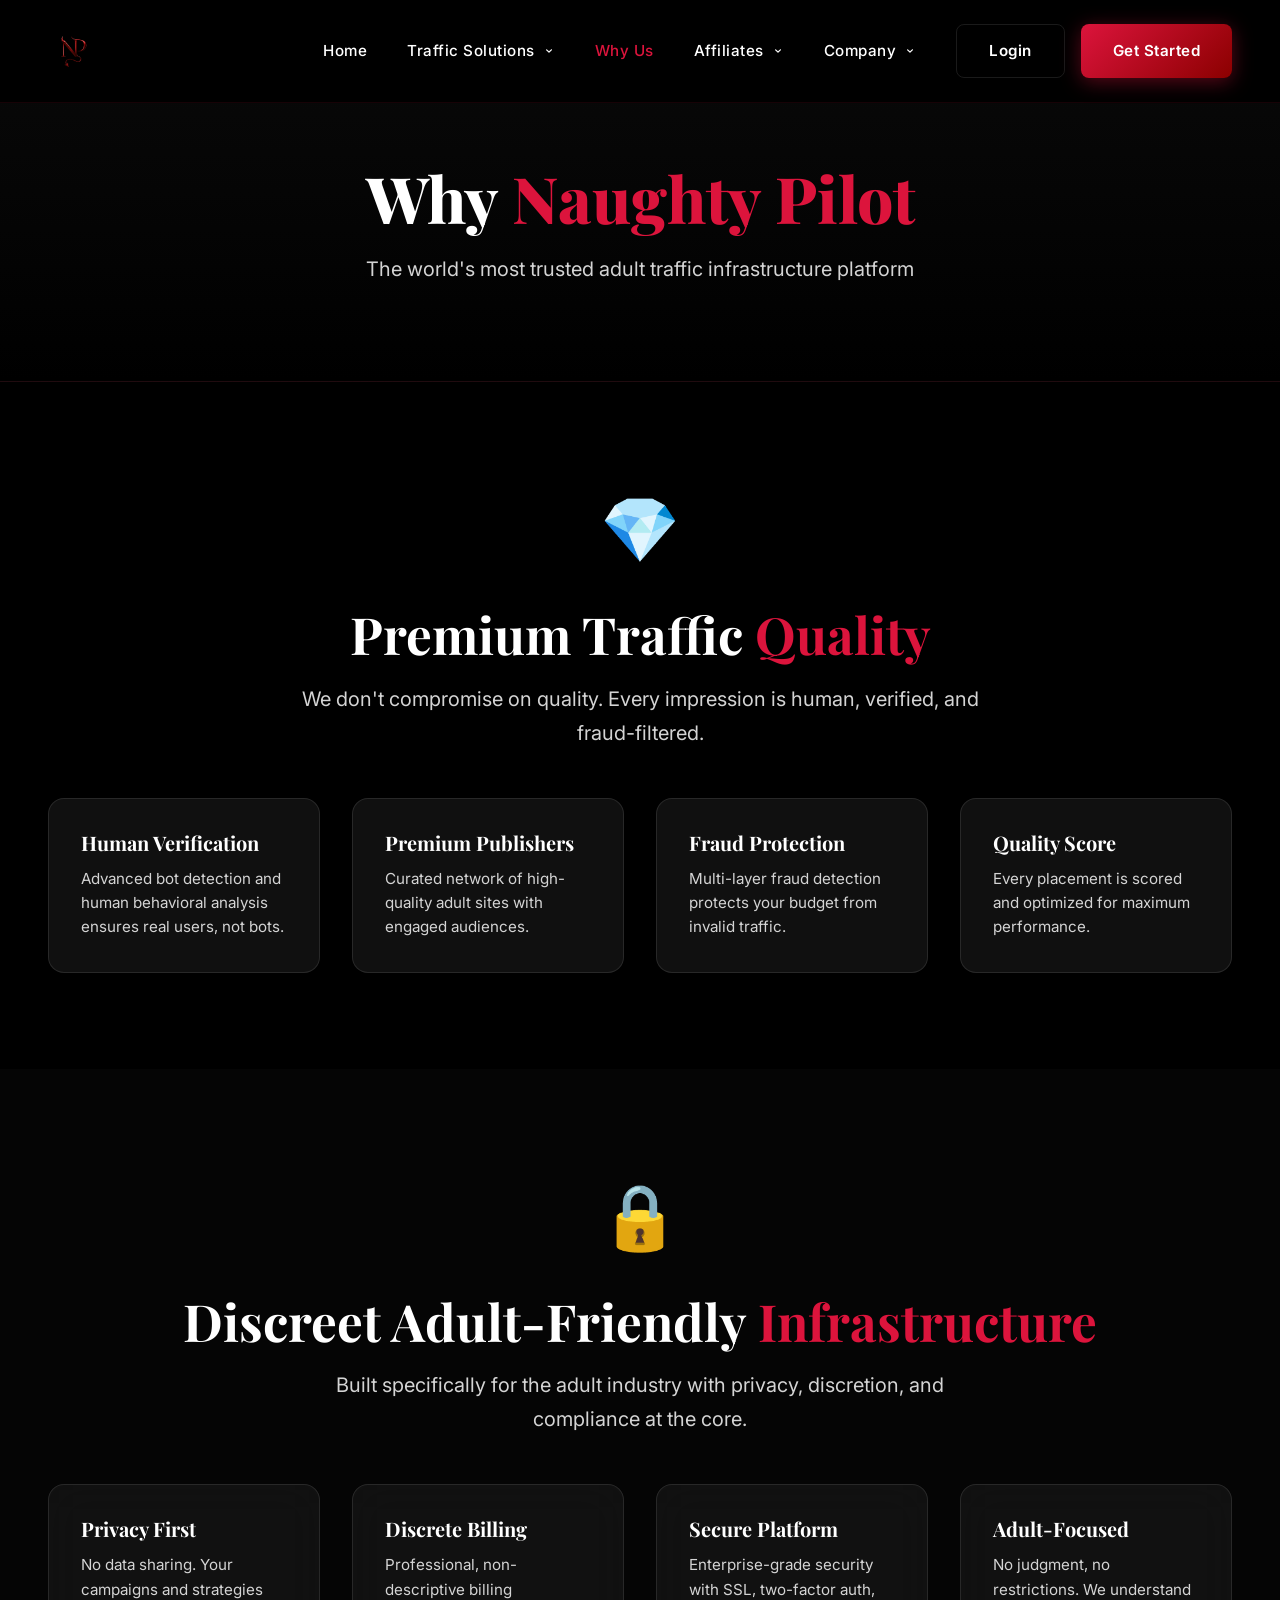
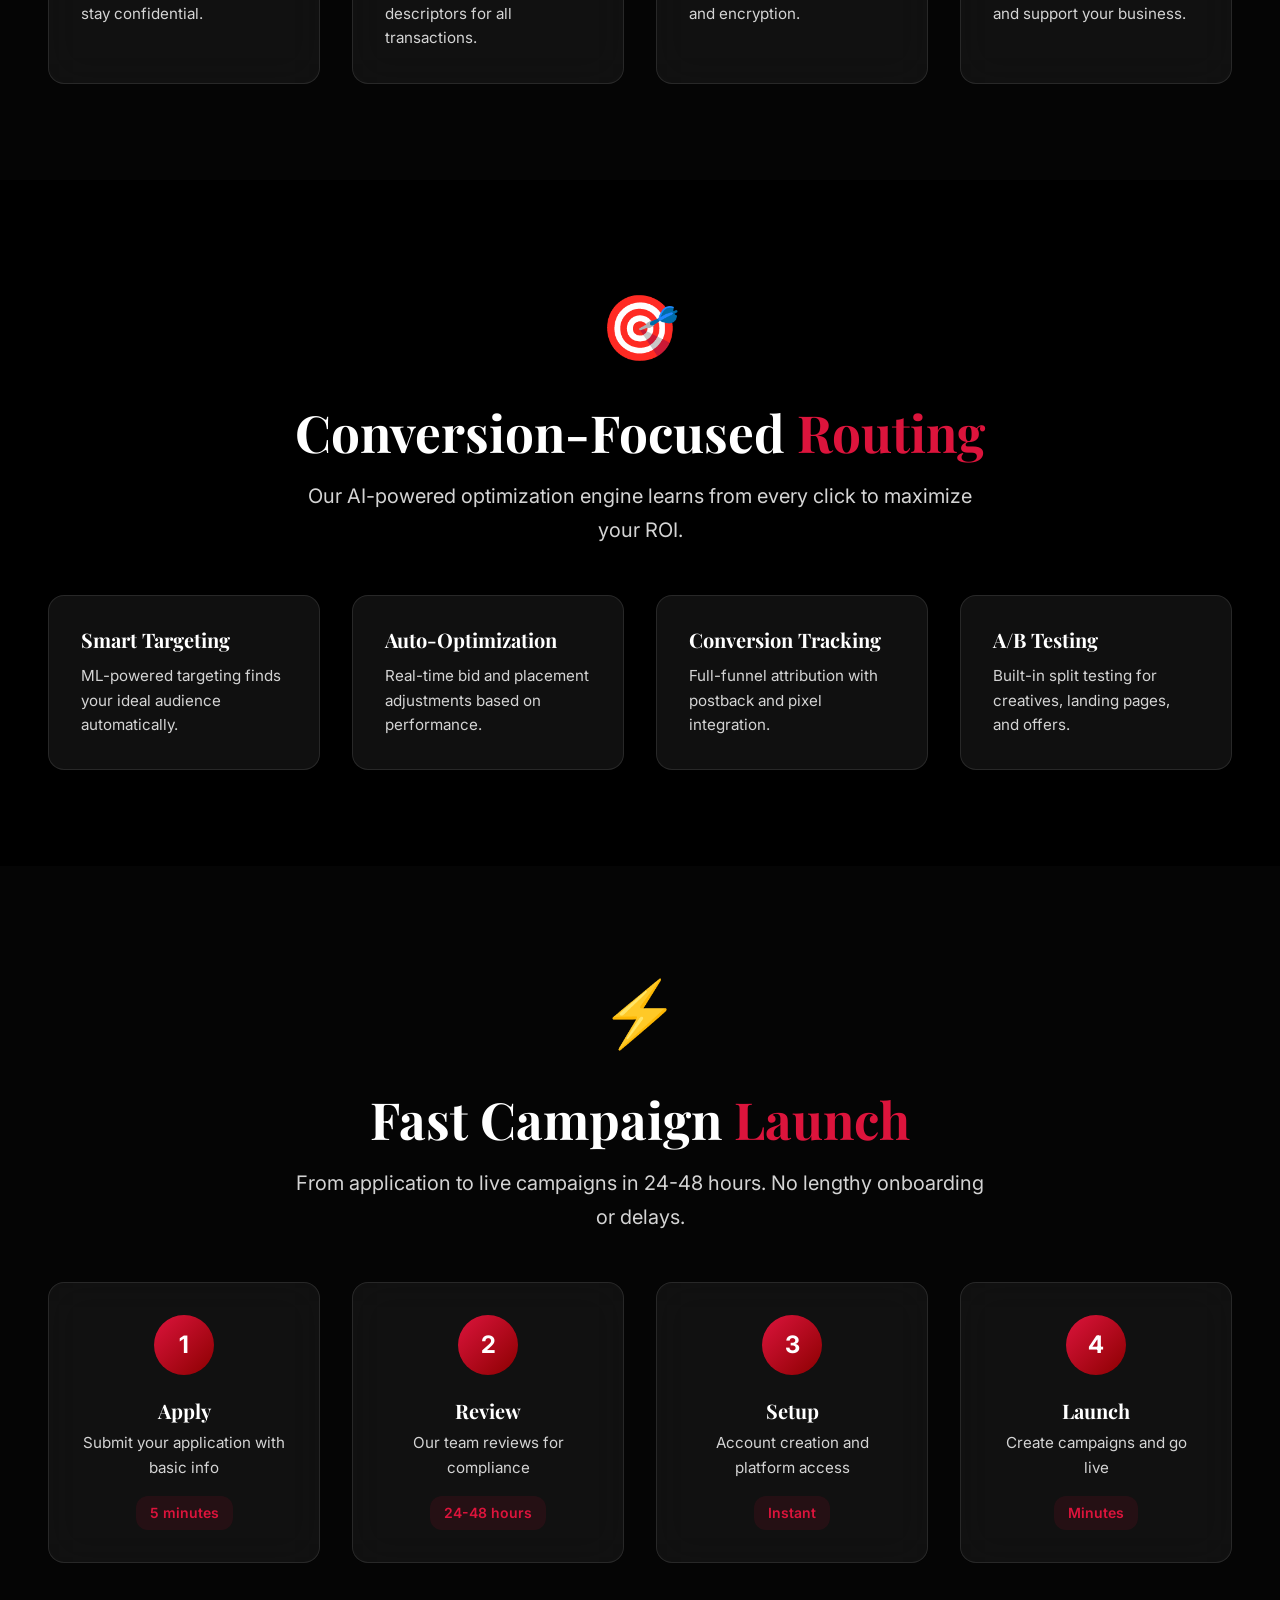
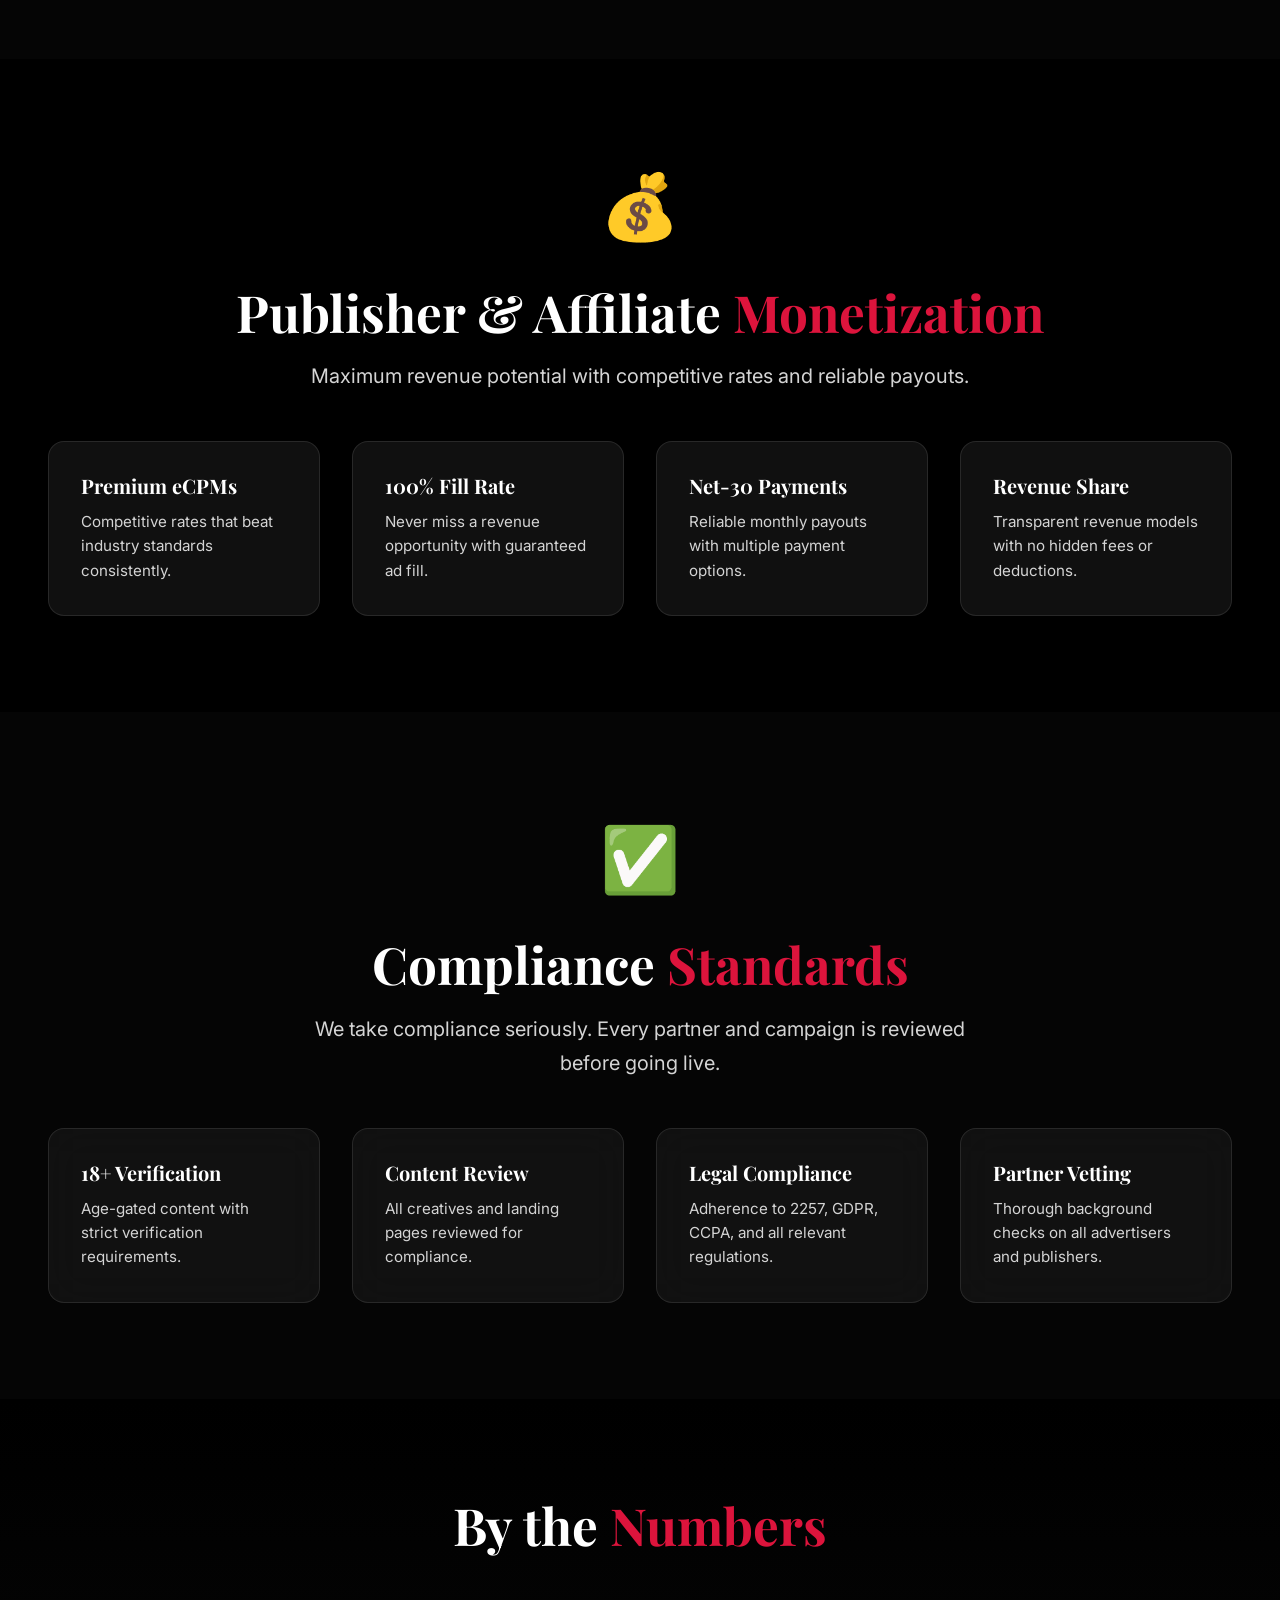
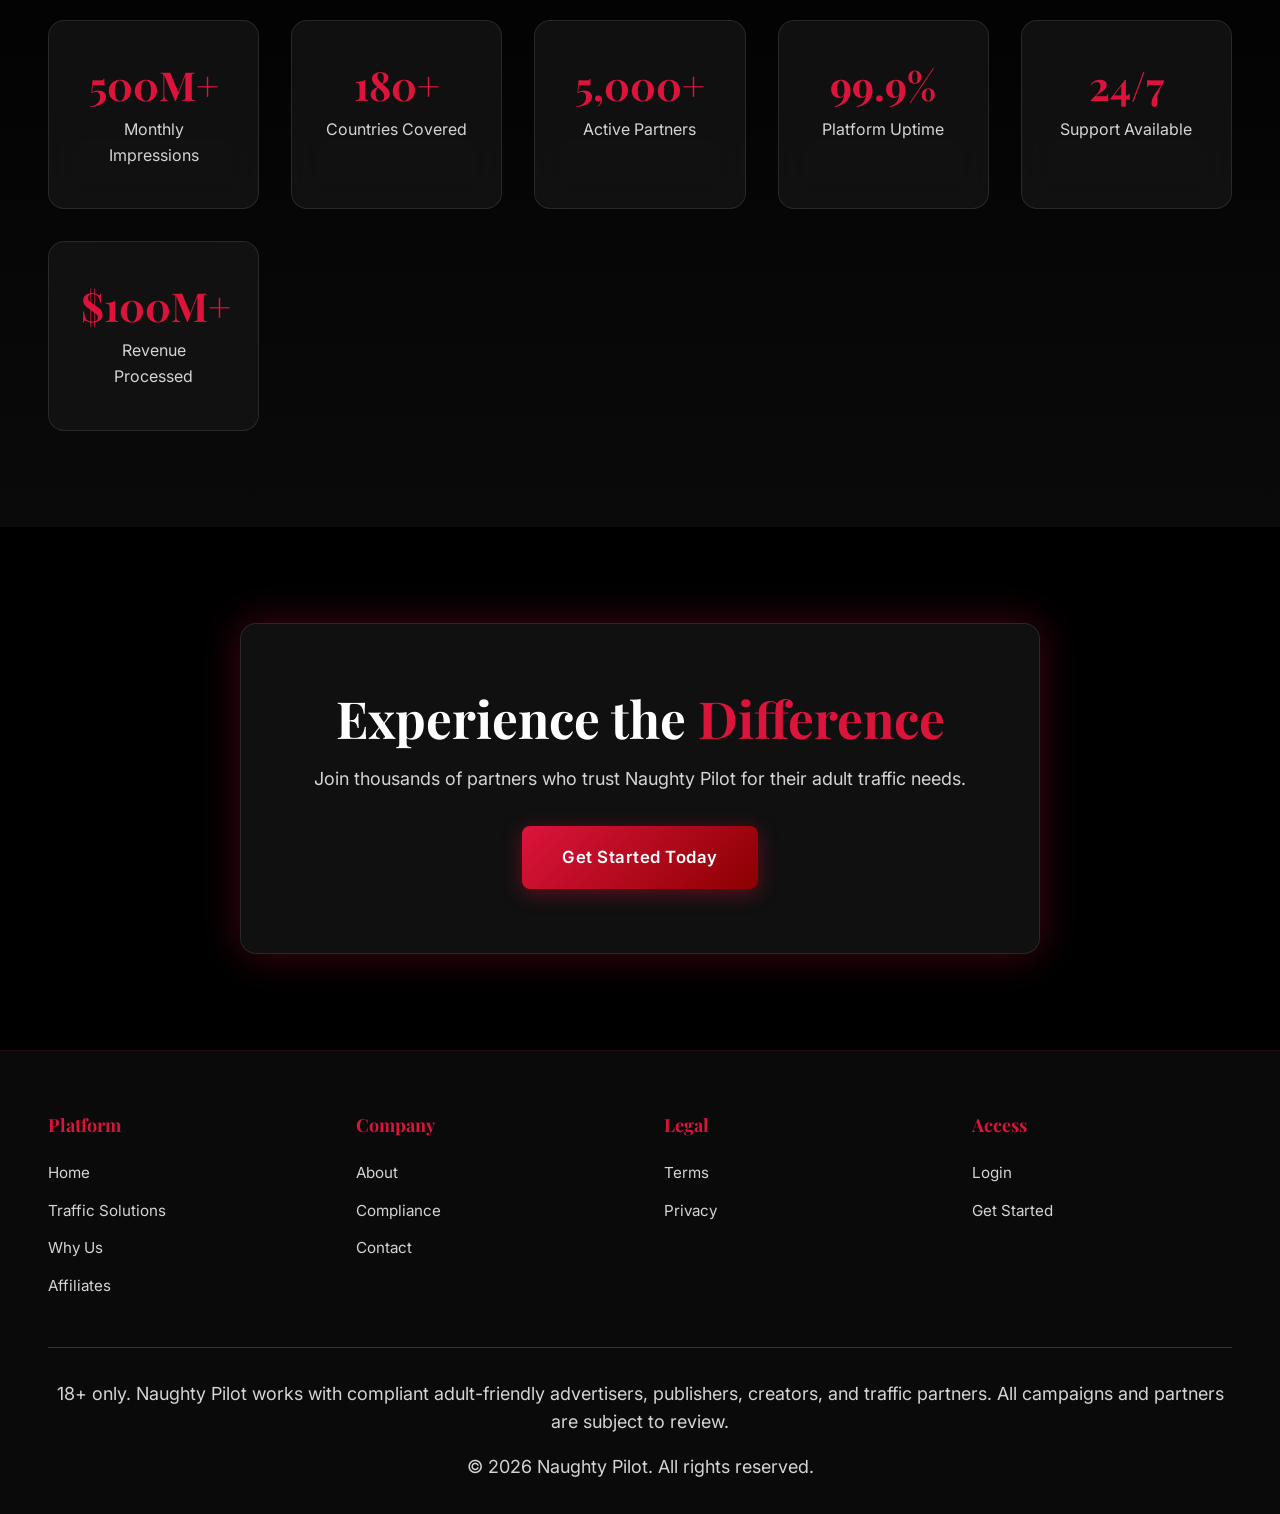
<file: why-us.html>
<!DOCTYPE html>
<html lang="en">
<head>
  <meta charset="UTF-8">
  <meta name="viewport" content="width=device-width, initial-scale=1.0">
  <title>Why Us - Naughty Pilot</title>
  <meta name="description" content="Why choose Naughty Pilot for your adult traffic needs. Premium quality, compliance, and results.">
  <link rel="stylesheet" href="styles/main.css">
</head>
<body>
  <!-- Navigation -->
  <nav class="navbar" id="navbar">
    <div class="nav-container">
      <a href="index.html" class="nav-logo">
        <img src="assets/logo.png" alt="Naughty Pilot">
      </a>
      
      <button class="mobile-menu-toggle" id="mobileMenuToggle" aria-label="Toggle menu">
        <span></span>
        <span></span>
        <span></span>
      </button>
      
      <ul class="nav-menu" id="navMenu">
        <li class="nav-item">
          <a href="index.html" class="nav-link">Home</a>
        </li>
        
        <li class="nav-item">
          <a class="nav-link">
            Traffic Solutions
            <svg fill="currentColor" viewBox="0 0 20 20"><path d="M5.293 7.293a1 1 0 011.414 0L10 10.586l3.293-3.293a1 1 0 111.414 1.414l-4 4a1 1 0 01-1.414 0l-4-4a1 1 0 010-1.414z"></path></svg>
          </a>
          <div class="dropdown-menu">
            <a href="traffic-solutions.html#advertiser" class="dropdown-link">Advertiser Traffic</a>
            <a href="traffic-solutions.html#publisher" class="dropdown-link">Publisher Monetization</a>
            <a href="traffic-solutions.html#creator" class="dropdown-link">Creator Growth</a>
            <a href="traffic-solutions.html#realtime" class="dropdown-link">Real-Time Traffic</a>
            <a href="traffic-solutions.html#scaling" class="dropdown-link">Campaign Scaling</a>
          </div>
        </li>
        
        <li class="nav-item">
          <a href="why-us.html" class="nav-link active">Why Us</a>
        </li>
        
        <li class="nav-item">
          <a class="nav-link">
            Affiliates
            <svg fill="currentColor" viewBox="0 0 20 20"><path d="M5.293 7.293a1 1 0 011.414 0L10 10.586l3.293-3.293a1 1 0 111.414 1.414l-4 4a1 1 0 01-1.414 0l-4-4a1 1 0 010-1.414z"></path></svg>
          </a>
          <div class="dropdown-menu">
            <a href="affiliates.html#program" class="dropdown-link">Partner Program</a>
            <a href="affiliates.html#payouts" class="dropdown-link">Payouts</a>
            <a href="affiliates.html#apply" class="dropdown-link">Apply as Affiliate</a>
          </div>
        </li>
        
        <li class="nav-item">
          <a class="nav-link">
            Company
            <svg fill="currentColor" viewBox="0 0 20 20"><path d="M5.293 7.293a1 1 0 011.414 0L10 10.586l3.293-3.293a1 1 0 111.414 1.414l-4 4a1 1 0 01-1.414 0l-4-4a1 1 0 010-1.414z"></path></svg>
          </a>
          <div class="dropdown-menu">
            <a href="company.html#about" class="dropdown-link">About</a>
            <a href="company.html#compliance" class="dropdown-link">Compliance</a>
            <a href="company.html#contact" class="dropdown-link">Contact</a>
            <a href="company.html#terms" class="dropdown-link">Terms</a>
            <a href="company.html#privacy" class="dropdown-link">Privacy</a>
          </div>
        </li>
        
        <li class="nav-item nav-cta">
          <a href="login.html" class="btn btn-ghost">Login</a>
          <a href="get-started.html" class="btn btn-primary">Get Started</a>
        </li>
      </ul>
    </div>
  </nav>

  <!-- Page Header -->
  <section class="page-header">
    <div class="page-header-content">
      <h1>Why <span class="text-red">Naughty Pilot</span></h1>
      <p class="page-subtitle">The world's most trusted adult traffic infrastructure platform</p>
    </div>
  </section>

  <!-- Premium Quality -->
  <section class="pillar-section">
    <div class="pillar-content">
      <div class="pillar-icon">💎</div>
      <h2>Premium Traffic <span class="text-red">Quality</span></h2>
      <p class="lead">We don't compromise on quality. Every impression is human, verified, and fraud-filtered.</p>
      
      <div class="pillar-grid">
        <div class="pillar-card glass-card">
          <h4>Human Verification</h4>
          <p>Advanced bot detection and human behavioral analysis ensures real users, not bots.</p>
        </div>
        
        <div class="pillar-card glass-card">
          <h4>Premium Publishers</h4>
          <p>Curated network of high-quality adult sites with engaged audiences.</p>
        </div>
        
        <div class="pillar-card glass-card">
          <h4>Fraud Protection</h4>
          <p>Multi-layer fraud detection protects your budget from invalid traffic.</p>
        </div>
        
        <div class="pillar-card glass-card">
          <h4>Quality Score</h4>
          <p>Every placement is scored and optimized for maximum performance.</p>
        </div>
      </div>
    </div>
  </section>

  <!-- Discreet Infrastructure -->
  <section class="pillar-section alt">
    <div class="pillar-content">
      <div class="pillar-icon">🔒</div>
      <h2>Discreet Adult-Friendly <span class="text-red">Infrastructure</span></h2>
      <p class="lead">Built specifically for the adult industry with privacy, discretion, and compliance at the core.</p>
      
      <div class="pillar-grid">
        <div class="pillar-card glass-card">
          <h4>Privacy First</h4>
          <p>No data sharing. Your campaigns and strategies stay confidential.</p>
        </div>
        
        <div class="pillar-card glass-card">
          <h4>Discrete Billing</h4>
          <p>Professional, non-descriptive billing descriptors for all transactions.</p>
        </div>
        
        <div class="pillar-card glass-card">
          <h4>Secure Platform</h4>
          <p>Enterprise-grade security with SSL, two-factor auth, and encryption.</p>
        </div>
        
        <div class="pillar-card glass-card">
          <h4>Adult-Focused</h4>
          <p>No judgment, no restrictions. We understand and support your business.</p>
        </div>
      </div>
    </div>
  </section>

  <!-- Conversion Focus -->
  <section class="pillar-section">
    <div class="pillar-content">
      <div class="pillar-icon">🎯</div>
      <h2>Conversion-Focused <span class="text-red">Routing</span></h2>
      <p class="lead">Our AI-powered optimization engine learns from every click to maximize your ROI.</p>
      
      <div class="pillar-grid">
        <div class="pillar-card glass-card">
          <h4>Smart Targeting</h4>
          <p>ML-powered targeting finds your ideal audience automatically.</p>
        </div>
        
        <div class="pillar-card glass-card">
          <h4>Auto-Optimization</h4>
          <p>Real-time bid and placement adjustments based on performance.</p>
        </div>
        
        <div class="pillar-card glass-card">
          <h4>Conversion Tracking</h4>
          <p>Full-funnel attribution with postback and pixel integration.</p>
        </div>
        
        <div class="pillar-card glass-card">
          <h4>A/B Testing</h4>
          <p>Built-in split testing for creatives, landing pages, and offers.</p>
        </div>
      </div>
    </div>
  </section>

  <!-- Fast Launch -->
  <section class="pillar-section alt">
    <div class="pillar-content">
      <div class="pillar-icon">⚡</div>
      <h2>Fast Campaign <span class="text-red">Launch</span></h2>
      <p class="lead">From application to live campaigns in 24-48 hours. No lengthy onboarding or delays.</p>
      
      <div class="timeline">
        <div class="timeline-item">
          <div class="timeline-number">1</div>
          <div class="timeline-content">
            <h4>Apply</h4>
            <p>Submit your application with basic info</p>
            <span class="timeline-duration">5 minutes</span>
          </div>
        </div>
        
        <div class="timeline-item">
          <div class="timeline-number">2</div>
          <div class="timeline-content">
            <h4>Review</h4>
            <p>Our team reviews for compliance</p>
            <span class="timeline-duration">24-48 hours</span>
          </div>
        </div>
        
        <div class="timeline-item">
          <div class="timeline-number">3</div>
          <div class="timeline-content">
            <h4>Setup</h4>
            <p>Account creation and platform access</p>
            <span class="timeline-duration">Instant</span>
          </div>
        </div>
        
        <div class="timeline-item">
          <div class="timeline-number">4</div>
          <div class="timeline-content">
            <h4>Launch</h4>
            <p>Create campaigns and go live</p>
            <span class="timeline-duration">Minutes</span>
          </div>
        </div>
      </div>
    </div>
  </section>

  <!-- Monetization -->
  <section class="pillar-section">
    <div class="pillar-content">
      <div class="pillar-icon">💰</div>
      <h2>Publisher & Affiliate <span class="text-red">Monetization</span></h2>
      <p class="lead">Maximum revenue potential with competitive rates and reliable payouts.</p>
      
      <div class="pillar-grid">
        <div class="pillar-card glass-card">
          <h4>Premium eCPMs</h4>
          <p>Competitive rates that beat industry standards consistently.</p>
        </div>
        
        <div class="pillar-card glass-card">
          <h4>100% Fill Rate</h4>
          <p>Never miss a revenue opportunity with guaranteed ad fill.</p>
        </div>
        
        <div class="pillar-card glass-card">
          <h4>Net-30 Payments</h4>
          <p>Reliable monthly payouts with multiple payment options.</p>
        </div>
        
        <div class="pillar-card glass-card">
          <h4>Revenue Share</h4>
          <p>Transparent revenue models with no hidden fees or deductions.</p>
        </div>
      </div>
    </div>
  </section>

  <!-- Compliance -->
  <section class="pillar-section alt">
    <div class="pillar-content">
      <div class="pillar-icon">✅</div>
      <h2>Compliance <span class="text-red">Standards</span></h2>
      <p class="lead">We take compliance seriously. Every partner and campaign is reviewed before going live.</p>
      
      <div class="pillar-grid">
        <div class="pillar-card glass-card">
          <h4>18+ Verification</h4>
          <p>Age-gated content with strict verification requirements.</p>
        </div>
        
        <div class="pillar-card glass-card">
          <h4>Content Review</h4>
          <p>All creatives and landing pages reviewed for compliance.</p>
        </div>
        
        <div class="pillar-card glass-card">
          <h4>Legal Compliance</h4>
          <p>Adherence to 2257, GDPR, CCPA, and all relevant regulations.</p>
        </div>
        
        <div class="pillar-card glass-card">
          <h4>Partner Vetting</h4>
          <p>Thorough background checks on all advertisers and publishers.</p>
        </div>
      </div>
    </div>
  </section>

  <!-- Stats Section -->
  <section class="stats-section">
    <h2 class="section-title">By the <span class="text-red">Numbers</span></h2>
    
    <div class="stats-grid">
      <div class="stat-box glass-card">
        <h3 class="text-red">500M+</h3>
        <p>Monthly Impressions</p>
      </div>
      
      <div class="stat-box glass-card">
        <h3 class="text-red">180+</h3>
        <p>Countries Covered</p>
      </div>
      
      <div class="stat-box glass-card">
        <h3 class="text-red">5,000+</h3>
        <p>Active Partners</p>
      </div>
      
      <div class="stat-box glass-card">
        <h3 class="text-red">99.9%</h3>
        <p>Platform Uptime</p>
      </div>
      
      <div class="stat-box glass-card">
        <h3 class="text-red">24/7</h3>
        <p>Support Available</p>
      </div>
      
      <div class="stat-box glass-card">
        <h3 class="text-red">$100M+</h3>
        <p>Revenue Processed</p>
      </div>
    </div>
  </section>

  <!-- CTA Section -->
  <section class="cta-section">
    <div class="cta-content glass-card glow-red">
      <h2>Experience the <span class="text-red">Difference</span></h2>
      <p>Join thousands of partners who trust Naughty Pilot for their adult traffic needs.</p>
      <a href="get-started.html" class="btn btn-primary btn-lg">Get Started Today</a>
    </div>
  </section>

  <!-- Footer -->
  <footer class="footer">
    <div class="footer-content">
      <div class="footer-section">
        <h4>Platform</h4>
        <ul class="footer-links">
          <li><a href="index.html" class="footer-link">Home</a></li>
          <li><a href="traffic-solutions.html" class="footer-link">Traffic Solutions</a></li>
          <li><a href="why-us.html" class="footer-link">Why Us</a></li>
          <li><a href="affiliates.html" class="footer-link">Affiliates</a></li>
        </ul>
      </div>
      
      <div class="footer-section">
        <h4>Company</h4>
        <ul class="footer-links">
          <li><a href="company.html#about" class="footer-link">About</a></li>
          <li><a href="company.html#compliance" class="footer-link">Compliance</a></li>
          <li><a href="company.html#contact" class="footer-link">Contact</a></li>
        </ul>
      </div>
      
      <div class="footer-section">
        <h4>Legal</h4>
        <ul class="footer-links">
          <li><a href="company.html#terms" class="footer-link">Terms</a></li>
          <li><a href="company.html#privacy" class="footer-link">Privacy</a></li>
        </ul>
      </div>
      
      <div class="footer-section">
        <h4>Access</h4>
        <ul class="footer-links">
          <li><a href="login.html" class="footer-link">Login</a></li>
          <li><a href="get-started.html" class="footer-link">Get Started</a></li>
        </ul>
      </div>
    </div>
    
    <div class="footer-bottom">
      <p>18+ only. Naughty Pilot works with compliant adult-friendly advertisers, publishers, creators, and traffic partners. All campaigns and partners are subject to review.</p>
      <p style="margin-top: 1rem;">&copy; 2026 Naughty Pilot. All rights reserved.</p>
    </div>
  </footer>

  <style>
    .page-header {
      padding: 10rem 3rem 6rem;
      text-align: center;
      background: linear-gradient(180deg, rgba(10,10,10,1) 0%, rgba(0,0,0,1) 100%);
      border-bottom: 1px solid rgba(220, 20, 60, 0.1);
    }
    
    .page-header-content h1 {
      margin-bottom: 1rem;
    }
    
    .page-subtitle {
      font-size: 1.25rem;
      color: var(--np-gray-light);
      max-width: 700px;
      margin: 0 auto;
    }
    
    .pillar-section {
      padding: 6rem 3rem;
    }
    
    .pillar-section.alt {
      background: rgba(10, 10, 10, 0.5);
    }
    
    .pillar-content {
      max-width: 1200px;
      margin: 0 auto;
      text-align: center;
    }
    
    .pillar-icon {
      font-size: 4rem;
      margin-bottom: 1.5rem;
    }
    
    .pillar-content h2 {
      margin-bottom: 1rem;
    }
    
    .lead {
      font-size: 1.25rem;
      line-height: 1.7;
      margin: 0 auto 3rem;
      color: var(--np-gray-light);
      max-width: 700px;
    }
    
    .pillar-grid {
      display: grid;
      grid-template-columns: repeat(auto-fit, minmax(260px, 1fr));
      gap: 2rem;
      margin-top: 3rem;
    }
    
    .pillar-card {
      padding: 2rem;
      text-align: left;
    }
    
    .pillar-card h4 {
      font-size: 1.25rem;
      margin-bottom: 0.75rem;
      color: var(--np-white);
    }
    
    .pillar-card p {
      font-size: 0.95rem;
      line-height: 1.6;
      color: var(--np-gray-light);
    }
    
    .timeline {
      display: grid;
      grid-template-columns: repeat(auto-fit, minmax(240px, 1fr));
      gap: 2rem;
      margin-top: 3rem;
    }
    
    .timeline-item {
      display: flex;
      flex-direction: column;
      align-items: center;
      text-align: center;
      padding: 2rem;
      background: var(--glass-bg);
      backdrop-filter: blur(20px);
      border: 1px solid var(--glass-border);
      border-radius: 16px;
      transition: all var(--transition-smooth);
    }
    
    .timeline-item:hover {
      transform: translateY(-5px);
      border-color: var(--np-red);
    }
    
    .timeline-number {
      width: 60px;
      height: 60px;
      background: linear-gradient(135deg, var(--np-red) 0%, var(--np-deep-red) 100%);
      border-radius: 50%;
      display: flex;
      align-items: center;
      justify-content: center;
      font-size: 1.5rem;
      font-weight: 700;
      margin-bottom: 1.5rem;
    }
    
    .timeline-content h4 {
      font-size: 1.25rem;
      margin-bottom: 0.5rem;
      color: var(--np-white);
    }
    
    .timeline-content p {
      font-size: 0.95rem;
      color: var(--np-gray-light);
      margin-bottom: 1rem;
    }
    
    .timeline-duration {
      display: inline-block;
      padding: 0.375rem 0.875rem;
      background: rgba(220, 20, 60, 0.1);
      border-radius: 12px;
      color: var(--np-red);
      font-size: 0.875rem;
      font-weight: 600;
    }
    
    .stats-section {
      padding: 6rem 3rem;
      background: linear-gradient(180deg, rgba(0,0,0,1) 0%, rgba(10,10,10,1) 100%);
    }
    
    .stats-grid {
      display: grid;
      grid-template-columns: repeat(auto-fit, minmax(200px, 1fr));
      gap: 2rem;
      max-width: 1200px;
      margin: 3rem auto 0;
    }
    
    .stat-box {
      padding: 2.5rem 2rem;
      text-align: center;
    }
    
    .stat-box h3 {
      font-size: 2.5rem;
      margin-bottom: 0.5rem;
    }
    
    .stat-box p {
      font-size: 1rem;
      color: var(--np-gray-light);
    }
    
    .cta-section {
      padding: 6rem 3rem;
    }
    
    .cta-content {
      max-width: 800px;
      margin: 0 auto;
      text-align: center;
      padding: 4rem 3rem;
    }
    
    .cta-content h2 {
      margin-bottom: 1rem;
    }
    
    .cta-content p {
      font-size: 1.125rem;
      margin-bottom: 2rem;
    }
    
    .btn-lg {
      padding: 1.125rem 2.5rem;
      font-size: 1.05rem;
    }
    
    @media (max-width: 768px) {
      .page-header {
        padding: 8rem 2rem 4rem;
      }
      
      .pillar-grid {
        grid-template-columns: 1fr;
      }
      
      .timeline {
        grid-template-columns: 1fr;
      }
      
      .stats-grid {
        grid-template-columns: repeat(2, 1fr);
        gap: 1.5rem;
      }
    }
  </style>

  <script>
    // Navbar scroll effect
    const navbar = document.getElementById('navbar');
    window.addEventListener('scroll', () => {
      if (window.scrollY > 50) {
        navbar.classList.add('scrolled');
      } else {
        navbar.classList.remove('scrolled');
      }
    });

    // Mobile menu toggle
    const mobileMenuToggle = document.getElementById('mobileMenuToggle');
    const navMenu = document.getElementById('navMenu');
    
    mobileMenuToggle.addEventListener('click', () => {
      navMenu.classList.toggle('active');
    });
    
    // Close mobile menu when clicking outside
    document.addEventListener('click', (e) => {
      if (!navMenu.contains(e.target) && !mobileMenuToggle.contains(e.target)) {
        navMenu.classList.remove('active');
      }
    });
  </script>
</body>
</html>
</file>
<file: styles/main.css>
/* Naughty Pilot - Premium Adult Traffic Platform */
/* Luxury Black & Deep Red Theme */

@import url('https://fonts.googleapis.com/css2?family=Playfair+Display:wght@400;500;600;700;800;900&family=Inter:wght@300;400;500;600;700&display=swap');

:root {
  /* Brand Colors */
  --np-black: #000000;
  --np-deep-black: #0a0a0a;
  --np-red: #dc143c;
  --np-deep-red: #8b0000;
  --np-red-glow: rgba(220, 20, 60, 0.5);
  --np-white: #ffffff;
  --np-gray-light: #d4d4d4;
  --np-gray: #888888;
  --np-gray-dark: #333333;
  
  /* Glass Effects */
  --glass-bg: rgba(20, 20, 20, 0.8);
  --glass-border: rgba(255, 255, 255, 0.1);
  
  /* Typography */
  --font-display: 'Playfair Display', serif;
  --font-body: 'Inter', sans-serif;
  
  /* Spacing */
  --spacing-xs: 0.5rem;
  --spacing-sm: 1rem;
  --spacing-md: 2rem;
  --spacing-lg: 4rem;
  --spacing-xl: 6rem;
  
  /* Transitions */
  --transition-fast: 0.2s ease;
  --transition-smooth: 0.4s ease;
  --transition-slow: 0.6s ease;
}

* {
  margin: 0;
  padding: 0;
  box-sizing: border-box;
}

html {
  scroll-behavior: smooth;
}

body {
  font-family: var(--font-body);
  background: var(--np-black);
  color: var(--np-white);
  line-height: 1.6;
  overflow-x: hidden;
}

/* Typography */
h1, h2, h3, h4, h5, h6 {
  font-family: var(--font-display);
  font-weight: 700;
  line-height: 1.2;
  text-wrap: pretty;
}

h1 {
  font-size: clamp(2.5rem, 5vw, 5rem);
  font-weight: 800;
}

h2 {
  font-size: clamp(2rem, 4vw, 3.5rem);
}

h3 {
  font-size: clamp(1.5rem, 3vw, 2.5rem);
}

p {
  font-size: clamp(1rem, 1.5vw, 1.125rem);
  color: var(--np-gray-light);
}

/* Navigation */
.navbar {
  position: fixed;
  top: 0;
  left: 0;
  right: 0;
  z-index: 1000;
  padding: 1.5rem 3rem;
  background: rgba(0, 0, 0, 0.95);
  backdrop-filter: blur(20px);
  border-bottom: 1px solid rgba(220, 20, 60, 0.1);
  transition: all var(--transition-smooth);
}

.navbar.scrolled {
  padding: 1rem 3rem;
  background: rgba(0, 0, 0, 0.98);
  box-shadow: 0 10px 40px rgba(220, 20, 60, 0.1);
}

.nav-container {
  max-width: 1400px;
  margin: 0 auto;
  display: flex;
  align-items: center;
  justify-content: space-between;
  gap: 2rem;
}

.nav-logo {
  display: flex;
  align-items: center;
  gap: 0.75rem;
  text-decoration: none;
  transition: transform var(--transition-fast);
}

.nav-logo:hover {
  transform: scale(1.05);
}

.nav-logo img {
  height: 50px;
  width: auto;
}

.nav-menu {
  display: flex;
  align-items: center;
  gap: 2.5rem;
  list-style: none;
}

.nav-item {
  position: relative;
}

.nav-link {
  color: var(--np-white);
  text-decoration: none;
  font-weight: 500;
  font-size: 0.95rem;
  letter-spacing: 0.5px;
  transition: color var(--transition-fast);
  display: flex;
  align-items: center;
  gap: 0.5rem;
  cursor: pointer;
}

.nav-link:hover {
  color: var(--np-red);
}

.nav-link.active {
  color: var(--np-red);
}

.nav-link svg {
  width: 12px;
  height: 12px;
  transition: transform var(--transition-fast);
}

.nav-item:hover .nav-link svg {
  transform: rotate(180deg);
}

/* Dropdown Menus */
.dropdown-menu {
  position: absolute;
  top: calc(100% + 1rem);
  left: 50%;
  transform: translateX(-50%);
  background: var(--glass-bg);
  backdrop-filter: blur(20px);
  border: 1px solid var(--glass-border);
  border-radius: 12px;
  padding: 1rem;
  min-width: 240px;
  opacity: 0;
  visibility: hidden;
  transition: all var(--transition-smooth);
  box-shadow: 0 20px 60px rgba(0, 0, 0, 0.5);
}

.nav-item:hover .dropdown-menu {
  opacity: 1;
  visibility: visible;
  transform: translateX(-50%) translateY(0);
}

.dropdown-link {
  display: block;
  padding: 0.75rem 1rem;
  color: var(--np-gray-light);
  text-decoration: none;
  border-radius: 8px;
  transition: all var(--transition-fast);
  font-size: 0.9rem;
}

.dropdown-link:hover {
  background: rgba(220, 20, 60, 0.1);
  color: var(--np-white);
  transform: translateX(5px);
}

.nav-cta {
  display: flex;
  gap: 1rem;
}

/* Buttons */
.btn {
  padding: 0.875rem 2rem;
  border: none;
  border-radius: 8px;
  font-weight: 600;
  font-size: 0.95rem;
  cursor: pointer;
  transition: all var(--transition-smooth);
  text-decoration: none;
  display: inline-flex;
  align-items: center;
  justify-content: center;
  gap: 0.5rem;
  font-family: var(--font-body);
  letter-spacing: 0.5px;
}

.btn-primary {
  background: linear-gradient(135deg, var(--np-red) 0%, var(--np-deep-red) 100%);
  color: var(--np-white);
  box-shadow: 0 4px 20px rgba(220, 20, 60, 0.4);
}

.btn-primary:hover {
  transform: translateY(-2px);
  box-shadow: 0 8px 30px rgba(220, 20, 60, 0.6);
}

.btn-secondary {
  background: transparent;
  color: var(--np-white);
  border: 2px solid var(--np-red);
}

.btn-secondary:hover {
  background: var(--np-red);
  transform: translateY(-2px);
  box-shadow: 0 8px 30px rgba(220, 20, 60, 0.4);
}

.btn-ghost {
  background: transparent;
  color: var(--np-white);
  border: 1px solid var(--glass-border);
}

.btn-ghost:hover {
  background: var(--glass-bg);
  border-color: var(--np-red);
}

/* Glass Cards */
.glass-card {
  background: var(--glass-bg);
  backdrop-filter: blur(20px);
  border: 1px solid var(--glass-border);
  border-radius: 16px;
  padding: 2rem;
  transition: all var(--transition-smooth);
}

.glass-card:hover {
  transform: translateY(-5px);
  border-color: var(--np-red);
  box-shadow: 0 20px 60px rgba(220, 20, 60, 0.2);
}

/* Sections */
section {
  padding: var(--spacing-xl) 3rem;
  max-width: 1400px;
  margin: 0 auto;
}

.section-title {
  text-align: center;
  margin-bottom: var(--spacing-lg);
}

.section-subtitle {
  text-align: center;
  color: var(--np-gray-light);
  font-size: 1.25rem;
  max-width: 700px;
  margin: 1rem auto 0;
}

/* Red Accent Text */
.text-red {
  color: var(--np-red);
}

.text-gradient {
  background: linear-gradient(135deg, var(--np-red) 0%, var(--np-deep-red) 100%);
  -webkit-background-clip: text;
  -webkit-text-fill-color: transparent;
  background-clip: text;
}

/* Glow Effects */
.glow-red {
  box-shadow: 0 0 40px rgba(220, 20, 60, 0.3);
}

/* Footer */
.footer {
  background: var(--np-deep-black);
  border-top: 1px solid rgba(220, 20, 60, 0.1);
  padding: 4rem 3rem 2rem;
}

.footer-content {
  max-width: 1400px;
  margin: 0 auto;
  display: grid;
  grid-template-columns: repeat(auto-fit, minmax(200px, 1fr));
  gap: 3rem;
  margin-bottom: 3rem;
}

.footer-section h4 {
  font-size: 1.125rem;
  margin-bottom: 1.5rem;
  color: var(--np-red);
}

.footer-links {
  list-style: none;
  display: flex;
  flex-direction: column;
  gap: 0.75rem;
}

.footer-link {
  color: var(--np-gray-light);
  text-decoration: none;
  transition: color var(--transition-fast);
  font-size: 0.95rem;
}

.footer-link:hover {
  color: var(--np-white);
}

.footer-bottom {
  max-width: 1400px;
  margin: 0 auto;
  padding-top: 2rem;
  border-top: 1px solid var(--np-gray-dark);
  text-align: center;
  color: var(--np-gray);
  font-size: 0.875rem;
}

/* Mobile Menu Toggle */
.mobile-menu-toggle {
  display: none;
  background: none;
  border: none;
  cursor: pointer;
  padding: 0.5rem;
}

.mobile-menu-toggle span {
  display: block;
  width: 25px;
  height: 2px;
  background: var(--np-white);
  margin: 5px 0;
  transition: all var(--transition-fast);
}

/* Responsive Design */
@media (max-width: 1024px) {
  .navbar {
    padding: 1.25rem 2rem;
  }
  
  section {
    padding: var(--spacing-lg) 2rem;
  }
  
  .nav-menu {
    gap: 1.5rem;
  }
}

@media (max-width: 768px) {
  .mobile-menu-toggle {
    display: block;
  }
  
  .nav-menu {
    position: fixed;
    top: 80px;
    left: 0;
    right: 0;
    background: rgba(0, 0, 0, 0.98);
    backdrop-filter: blur(20px);
    flex-direction: column;
    align-items: stretch;
    padding: 2rem;
    gap: 0;
    opacity: 0;
    visibility: hidden;
    transform: translateY(-20px);
    transition: all var(--transition-smooth);
    border-bottom: 1px solid var(--np-red);
  }
  
  .nav-menu.active {
    opacity: 1;
    visibility: visible;
    transform: translateY(0);
  }
  
  .nav-item {
    border-bottom: 1px solid var(--np-gray-dark);
    padding: 1rem 0;
  }
  
  .nav-item:last-child {
    border-bottom: none;
  }
  
  .dropdown-menu {
    position: static;
    transform: none;
    opacity: 1;
    visibility: visible;
    margin-top: 1rem;
    min-width: 100%;
  }
  
  .nav-cta {
    flex-direction: column;
    margin-top: 1rem;
  }
  
  .btn {
    width: 100%;
  }
  
  .footer-content {
    grid-template-columns: 1fr;
    gap: 2rem;
  }
}

/* Form Styles */
.form-group {
  margin-bottom: 1.5rem;
}

.form-label {
  display: block;
  margin-bottom: 0.5rem;
  font-weight: 500;
  color: var(--np-white);
  font-size: 0.95rem;
}

.form-input,
.form-select,
.form-textarea {
  width: 100%;
  padding: 1rem;
  background: var(--glass-bg);
  border: 1px solid var(--glass-border);
  border-radius: 8px;
  color: var(--np-white);
  font-family: var(--font-body);
  font-size: 1rem;
  transition: all var(--transition-fast);
}

.form-input:focus,
.form-select:focus,
.form-textarea:focus {
  outline: none;
  border-color: var(--np-red);
  box-shadow: 0 0 0 3px rgba(220, 20, 60, 0.1);
}

.form-textarea {
  min-height: 120px;
  resize: vertical;
}

.form-checkbox {
  display: flex;
  align-items: flex-start;
  gap: 0.75rem;
}

.form-checkbox input {
  margin-top: 0.25rem;
  width: 18px;
  height: 18px;
  cursor: pointer;
}

.form-checkbox label {
  font-size: 0.9rem;
  color: var(--np-gray-light);
  cursor: pointer;
}

/* Loading Spinner */
.spinner {
  border: 3px solid rgba(255, 255, 255, 0.1);
  border-top-color: var(--np-red);
  border-radius: 50%;
  width: 24px;
  height: 24px;
  animation: spin 0.8s linear infinite;
}

@keyframes spin {
  to { transform: rotate(360deg); }
}

/* Success/Error Messages */
.message {
  padding: 1rem 1.5rem;
  border-radius: 8px;
  margin-bottom: 1.5rem;
  font-size: 0.95rem;
}

.message-success {
  background: rgba(34, 197, 94, 0.1);
  border: 1px solid rgba(34, 197, 94, 0.3);
  color: rgb(34, 197, 94);
}

.message-error {
  background: rgba(239, 68, 68, 0.1);
  border: 1px solid rgba(239, 68, 68, 0.3);
  color: rgb(239, 68, 68);
}
</file>
